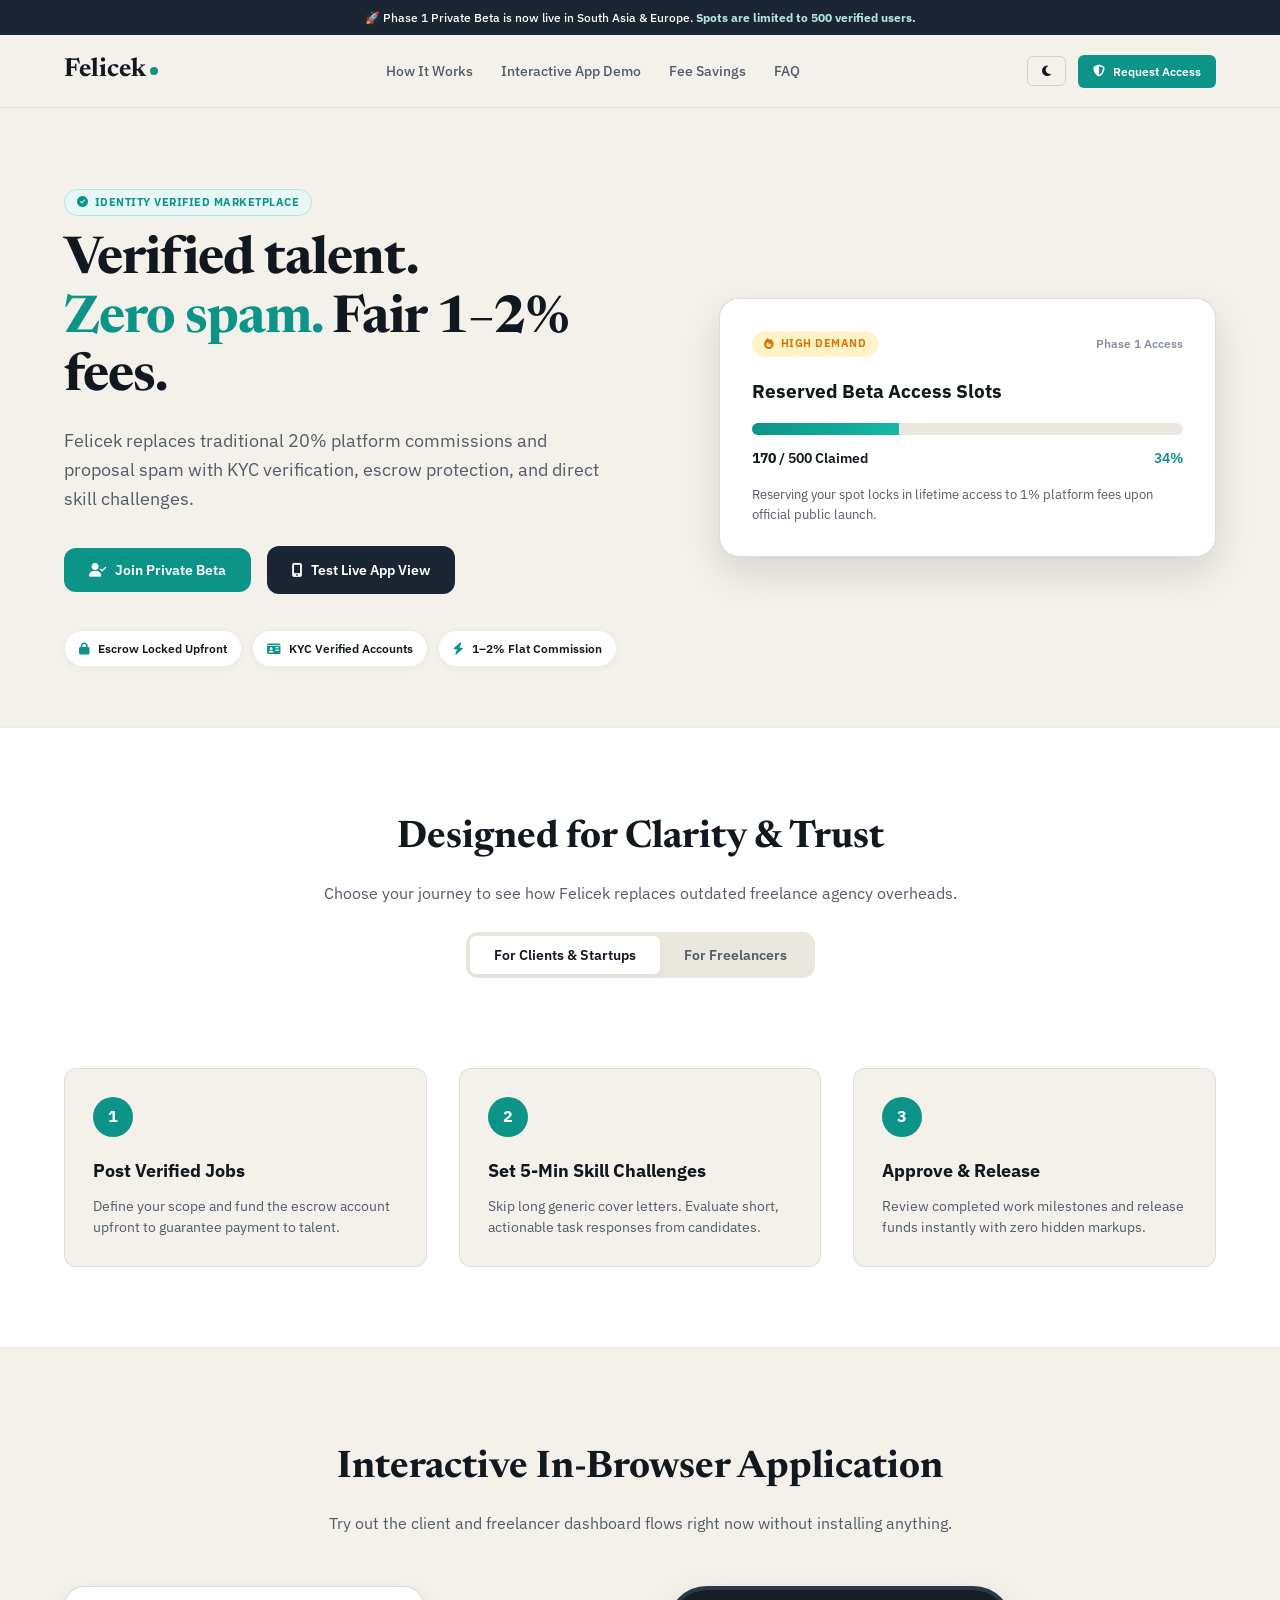
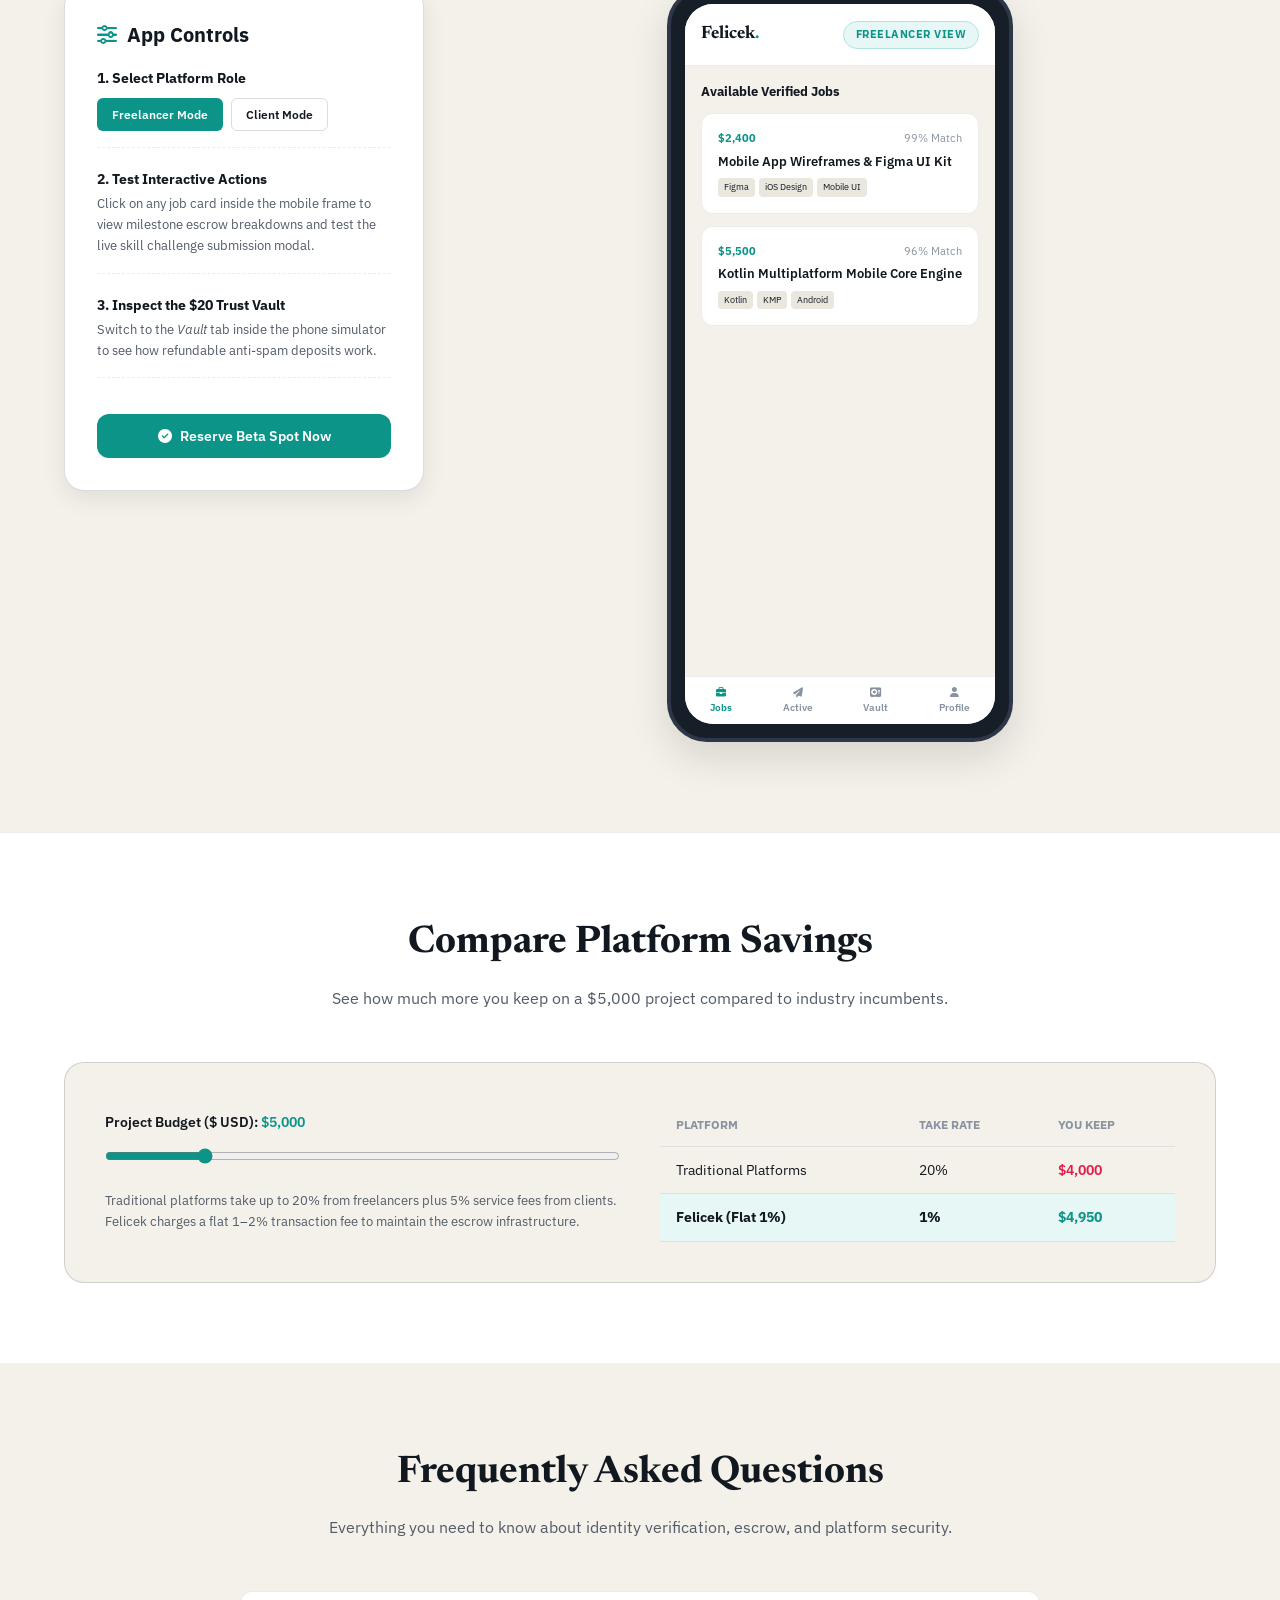
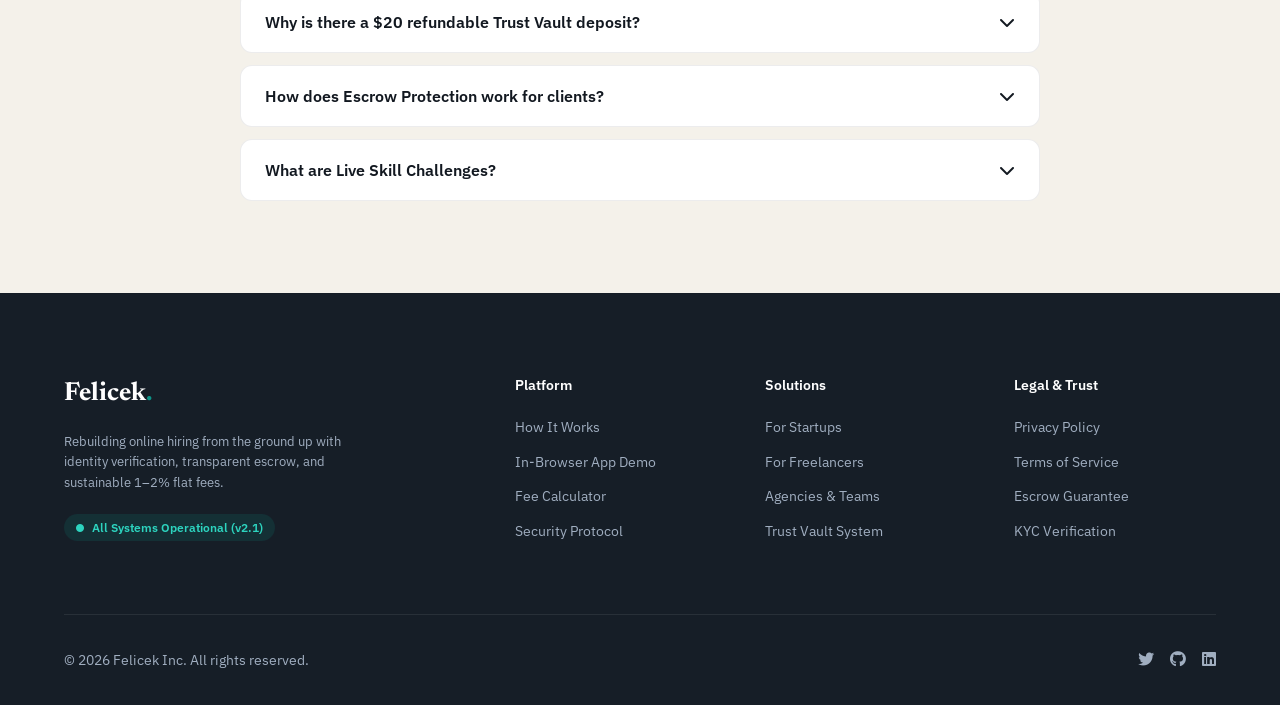
<file: app.html>
<!DOCTYPE html>
<html lang="en">
<head>
    <meta charset="UTF-8" />
    <meta name="viewport" content="width=device-width, initial-scale=1.0" />
    <title>Felicek — Verified Freelance & Hiring Platform</title>
    <!-- Fonts & Icons -->
    <link rel="preconnect" href="https://fonts.googleapis.com" />
    <link rel="preconnect" href="https://fonts.gstatic.com" crossorigin />
    <link href="https://fonts.googleapis.com/css2?family=IBM+Plex+Sans:wght@300;400;500;600;700&family=Newsreader:opsz,ital,wght@6..72,400;6..72,600;6..72,700&display=swap" rel="stylesheet" />
    <link rel="stylesheet" href="https://cdnjs.cloudflare.com/ajax/libs/font-awesome/6.5.0/css/all.min.css" />
  <!-- 🚀 সঠিক SVG Favicon লিঙ্ক -->
<link rel="icon" type="image/svg+xml" href="Felicek.svg?v=1" />
    <style>
        /* ==========================================================================
           1. DESIGN SYSTEM & CSS VARIABLES
           ========================================================================== */
        :root {
            --bg-page: #f4f1ea;
            --surface-card: #ffffff;
            --surface-subtle: #eae7df;
            --surface-dark: #161e27;
            --text-primary: #121820;
            --text-secondary: #525b68;
            --text-muted: #8892a0;
            --brand-teal: #0d9488;
            --brand-teal-hover: #0a736a;
            --brand-teal-light: #e6f7f5;
            --brand-teal-border: #b2e4df;
            --brand-navy: #1c2534;
            --brand-navy-hover: #2a364a;
            --accent-amber: #d97706;
            --accent-amber-light: #fef3c7;
            --border-subtle: rgba(18, 24, 32, 0.08);
            --border-medium: rgba(18, 24, 32, 0.15);
            --radius-sm: 6px;
            --radius-md: 12px;
            --radius-lg: 20px;
            --radius-full: 9999px;
            --shadow-sm: 0 2px 8px rgba(0, 0, 0, 0.04);
            --shadow-md: 0 8px 24px rgba(0, 0, 0, 0.08);
            --shadow-lg: 0 16px 40px rgba(0, 0, 0, 0.12);
            --font-sans: 'IBM Plex Sans', -apple-system, BlinkMacSystemFont, sans-serif;
            --font-serif: 'Newsreader', Georgia, serif;
            --transition-fast: 0.2s cubic-bezier(0.16, 1, 0.3, 1);
            --transition-smooth: 0.35s cubic-bezier(0.16, 1, 0.3, 1);
        }

        /* Dark Mode Override Support */
        body.dark-mode {
            --bg-page: #0f141c;
            --surface-card: #18202c;
            --surface-subtle: #222c3a;
            --text-primary: #f0f4f8;
            --text-secondary: #9cb0c6;
            --text-muted: #64788e;
            --border-subtle: rgba(255, 255, 255, 0.08);
            --border-medium: rgba(255, 255, 255, 0.16);
        }

        /* ==========================================================================
           2. BASE RESET & TYPOGRAPHY
           ========================================================================== */
        *, *::before, *::after {
            margin: 0;
            padding: 0;
            box-sizing: border-box;
        }

        html {
            scroll-behavior: smooth;
            font-size: 16px;
        }

        body {
            font-family: var(--font-sans);
            background-color: var(--bg-page);
            color: var(--text-primary);
            line-height: 1.6;
            -webkit-font-smoothing: antialiased;
            overflow-x: hidden;
        }

        a {
            color: inherit;
            text-decoration: none;
        }

        button, input, select, textarea {
            font-family: inherit;
            font-size: inherit;
            outline: none;
        }

        .container {
            max-width: 1200px;
            margin: 0 auto;
            padding: 0 24px;
        }

        /* Typography Helpers */
        .serif { font-family: var(--font-serif); }
        .text-teal { color: var(--brand-teal); }
        .text-muted { color: var(--text-muted); }
        .text-center { text-align: center; }

        /* ==========================================================================
           3. BUTTONS & UI COMPONENTS
           ========================================================================== */
        .btn {
            display: inline-flex;
            align-items: center;
            justify-content: center;
            gap: 8px;
            padding: 12px 24px;
            border-radius: var(--radius-md);
            font-weight: 600;
            font-size: 14px;
            border: 1px solid transparent;
            cursor: pointer;
            transition: all var(--transition-fast);
            white-space: nowrap;
        }

        .btn-teal {
            background-color: var(--brand-teal);
            color: #ffffff;
        }
        .btn-teal:hover {
            background-color: var(--brand-teal-hover);
            transform: translateY(-1px);
            box-shadow: var(--shadow-sm);
        }

        .btn-navy {
            background-color: var(--brand-navy);
            color: #ffffff;
        }
        .btn-navy:hover {
            background-color: var(--brand-navy-hover);
            transform: translateY(-1px);
            box-shadow: var(--shadow-sm);
        }

        .btn-outline {
            background-color: transparent;
            border-color: var(--border-medium);
            color: var(--text-primary);
        }
        .btn-outline:hover {
            background-color: var(--surface-card);
            border-color: var(--text-primary);
        }

        .btn-sm {
            padding: 8px 14px;
            font-size: 12px;
            border-radius: var(--radius-sm);
        }

        .badge {
            display: inline-flex;
            align-items: center;
            gap: 6px;
            padding: 4px 12px;
            border-radius: var(--radius-full);
            font-size: 11px;
            font-weight: 700;
            text-transform: uppercase;
            letter-spacing: 0.5px;
        }
        .badge-teal { background: var(--brand-teal-light); color: var(--brand-teal); border: 1px solid var(--brand-teal-border); }
        .badge-amber { background: var(--accent-amber-light); color: var(--accent-amber); }

        /* ==========================================================================
           4. TOP ANNOUNCEMENT BANNER & HEADER
           ========================================================================== */
        .top-banner {
            background: var(--brand-navy);
            color: #ffffff;
            font-size: 12px;
            padding: 8px 0;
            text-align: center;
            font-weight: 500;
        }
        .top-banner strong { color: var(--brand-teal-border); }

        .site-header {
            position: sticky;
            top: 0;
            z-index: 100;
            background: rgba(244, 241, 234, 0.92);
            backdrop-filter: blur(12px);
            border-bottom: 1px solid var(--border-subtle);
            transition: all var(--transition-fast);
        }
        body.dark-mode .site-header { background: rgba(15, 20, 28, 0.92); }

        .header-inner {
            display: flex;
            align-items: center;
            justify-content: space-between;
            height: 72px;
        }

        .logo {
            font-family: var(--font-serif);
            font-size: 26px;
            font-weight: 700;
            color: var(--text-primary);
            display: flex;
            align-items: center;
            gap: 4px;
        }
        .logo .dot {
            width: 8px;
            height: 8px;
            border-radius: 50%;
            background-color: var(--brand-teal);
        }

        .nav-links {
            display: flex;
            align-items: center;
            gap: 28px;
            list-style: none;
        }
        .nav-links a {
            font-size: 14px;
            font-weight: 500;
            color: var(--text-secondary);
            transition: color var(--transition-fast);
        }
        .nav-links a:hover {
            color: var(--text-primary);
        }

        .header-actions {
            display: flex;
            align-items: center;
            gap: 12px;
        }

        /* ==========================================================================
           5. HERO SECTION
           ========================================================================== */
        .hero {
            padding: 80px 0 60px;
            position: relative;
        }
        .hero-grid {
            display: grid;
            grid-template-columns: 1.1fr 0.9fr;
            gap: 48px;
            align-items: center;
        }

        .hero-title {
            font-family: var(--font-serif);
            font-size: 52px;
            line-height: 1.12;
            font-weight: 700;
            letter-spacing: -1px;
            margin-bottom: 20px;
        }
        .hero-subtitle {
            font-size: 18px;
            color: var(--text-secondary);
            line-height: 1.6;
            margin-bottom: 32px;
            max-width: 540px;
        }

        .hero-cta-group {
            display: flex;
            align-items: center;
            gap: 16px;
            margin-bottom: 36px;
            flex-wrap: wrap;
        }

        .feature-chips {
            display: flex;
            flex-wrap: wrap;
            gap: 10px;
        }
        .chip {
            background: var(--surface-card);
            border: 1px solid var(--border-subtle);
            padding: 8px 14px;
            border-radius: var(--radius-full);
            font-size: 12px;
            font-weight: 600;
            color: var(--text-primary);
            display: flex;
            align-items: center;
            gap: 8px;
            box-shadow: var(--shadow-sm);
        }
        .chip i { color: var(--brand-teal); }

        /* Beta Registration Tracker Card */
        .beta-card {
            background: var(--surface-card);
            border: 1px solid var(--border-medium);
            border-radius: var(--radius-lg);
            padding: 32px;
            box-shadow: var(--shadow-lg);
            position: relative;
        }
        .beta-card-header {
            display: flex;
            justify-content: space-between;
            align-items: center;
            margin-bottom: 20px;
        }
        .progress-bar-container {
            background: var(--surface-subtle);
            height: 12px;
            border-radius: var(--radius-full);
            overflow: hidden;
            margin: 16px 0 12px;
        }
        .progress-bar-fill {
            background: linear-gradient(90deg, var(--brand-teal), #14b8a6);
            height: 100%;
            width: 34%;
            transition: width 0.6s ease;
        }

        /* ==========================================================================
           6. EXPLAINER: HOW IT WORKS (CLIENT VS FREELANCER)
           ========================================================================== */
        .guide-section {
            padding: 80px 0;
            background: var(--surface-card);
            border-top: 1px solid var(--border-subtle);
            border-bottom: 1px solid var(--border-subtle);
        }

        .section-header {
            text-align: center;
            max-width: 680px;
            margin: 0 auto 50px;
        }
        .section-header h2 {
            font-family: var(--font-serif);
            font-size: 38px;
            margin-bottom: 12px;
        }
        .section-header p {
            color: var(--text-secondary);
            font-size: 16px;
        }

        .toggle-tabs {
            display: inline-flex;
            background: var(--surface-subtle);
            padding: 4px;
            border-radius: var(--radius-md);
            margin-bottom: 40px;
        }
        .toggle-tab-btn {
            padding: 10px 24px;
            border-radius: var(--radius-sm);
            border: none;
            background: transparent;
            font-weight: 600;
            font-size: 14px;
            color: var(--text-secondary);
            cursor: pointer;
            transition: all var(--transition-fast);
        }
        .toggle-tab-btn.active {
            background: var(--surface-card);
            color: var(--text-primary);
            box-shadow: var(--shadow-sm);
        }

        .steps-grid {
            display: grid;
            grid-template-columns: repeat(3, 1fr);
            gap: 32px;
        }
        .step-card {
            background: var(--bg-page);
            border: 1px solid var(--border-subtle);
            border-radius: var(--radius-md);
            padding: 28px;
            position: relative;
        }
        .step-card .num {
            width: 40px;
            height: 40px;
            border-radius: 50%;
            background: var(--brand-teal);
            color: #ffffff;
            font-weight: 700;
            display: flex;
            align-items: center;
            justify-content: center;
            margin-bottom: 20px;
        }
        .step-card h3 { font-size: 18px; margin-bottom: 10px; }
        .step-card p { font-size: 14px; color: var(--text-secondary); line-height: 1.5; }

        /* ==========================================================================
           7. INTERACTIVE APP SIMULATOR (THE EMBEDDED SPA DEMO)
           ========================================================================== */
        .demo-section {
            padding: 90px 0;
            background: var(--bg-page);
        }

        .demo-layout {
            display: grid;
            grid-template-columns: 360px 1fr;
            gap: 40px;
            align-items: start;
        }

        .demo-instructions {
            background: var(--surface-card);
            border: 1px solid var(--border-medium);
            border-radius: var(--radius-lg);
            padding: 32px;
            box-shadow: var(--shadow-md);
        }
        .demo-instructions h3 {
            font-size: 20px;
            margin-bottom: 16px;
            display: flex;
            align-items: center;
            gap: 10px;
        }

        .guide-step-item {
            margin-bottom: 20px;
            padding-bottom: 16px;
            border-bottom: 1px dashed var(--border-subtle);
        }
        .guide-step-item:last-child { border-bottom: none; }
        .guide-step-item strong { display: block; font-size: 14px; color: var(--text-primary); margin-bottom: 4px; }
        .guide-step-item p { font-size: 13px; color: var(--text-secondary); }

        /* Mobile Viewport Simulation Shell */
        .phone-shell {
            max-width: 420px;
            margin: 0 auto;
            background: var(--surface-dark);
            border-radius: 40px;
            padding: 14px;
            box-shadow: var(--shadow-lg);
            border: 4px solid #2d3748;
        }

        .phone-screen {
            background: var(--bg-page);
            border-radius: 28px;
            overflow: hidden;
            height: 720px;
            display: flex;
            flex-direction: column;
            position: relative;
            color: var(--text-primary);
        }

        .app-topbar {
            background: var(--surface-card);
            padding: 16px;
            border-bottom: 1px solid var(--border-subtle);
            display: flex;
            justify-content: space-between;
            align-items: center;
        }

        .app-body {
            flex: 1;
            padding: 16px;
            overflow-y: auto;
        }

        .app-nav {
            background: var(--surface-card);
            border-top: 1px solid var(--border-subtle);
            display: flex;
            justify-content: space-around;
            padding: 10px 0;
        }
        .app-nav-item {
            display: flex;
            flex-direction: column;
            align-items: center;
            gap: 4px;
            font-size: 10px;
            font-weight: 600;
            color: var(--text-muted);
            cursor: pointer;
            border: none;
            background: transparent;
        }
        .app-nav-item.active { color: var(--brand-teal); }

        .job-item-card {
            background: var(--surface-card);
            border: 1px solid var(--border-subtle);
            border-radius: var(--radius-md);
            padding: 16px;
            margin-bottom: 12px;
            cursor: pointer;
            transition: transform var(--transition-fast);
        }
        .job-item-card:hover { transform: translateY(-2px); border-color: var(--brand-teal); }

        /* ==========================================================================
           8. FEE SAVINGS CALCULATOR TABLE
           ========================================================================== */
        .calculator-section {
            padding: 80px 0;
            background: var(--surface-card);
            border-top: 1px solid var(--border-subtle);
        }

        .calc-box {
            background: var(--bg-page);
            border: 1px solid var(--border-medium);
            border-radius: var(--radius-lg);
            padding: 40px;
            display: grid;
            grid-template-columns: 1fr 1fr;
            gap: 40px;
            align-items: center;
        }

        .calc-input-group label {
            display: block;
            font-weight: 600;
            margin-bottom: 8px;
            font-size: 14px;
        }
        .calc-slider {
            width: 100%;
            height: 8px;
            border-radius: 4px;
            background: var(--border-medium);
            accent-color: var(--brand-teal);
            cursor: pointer;
        }

        .comparison-table {
            width: 100%;
            border-collapse: collapse;
            font-size: 14px;
        }
        .comparison-table th, .comparison-table td {
            padding: 12px 16px;
            text-align: left;
            border-bottom: 1px solid var(--border-subtle);
        }
        .comparison-table th { color: var(--text-muted); font-size: 12px; text-transform: uppercase; }

        /* ==========================================================================
           9. FAQ ACCORDION SECTION
           ========================================================================== */
        .faq-section {
            padding: 80px 0;
        }

        .faq-accordion {
            max-width: 800px;
            margin: 0 auto;
        }
        .faq-item {
            background: var(--surface-card);
            border: 1px solid var(--border-subtle);
            border-radius: var(--radius-md);
            margin-bottom: 12px;
            overflow: hidden;
        }
        .faq-question {
            width: 100%;
            padding: 20px 24px;
            text-align: left;
            background: transparent;
            border: none;
            font-size: 16px;
            font-weight: 600;
            color: var(--text-primary);
            display: flex;
            justify-content: space-between;
            align-items: center;
            cursor: pointer;
        }
        .faq-answer {
            padding: 0 24px 20px;
            color: var(--text-secondary);
            font-size: 14px;
            line-height: 1.6;
            display: none;
        }
        .faq-item.open .faq-answer { display: block; }
        .faq-item.open .faq-question i { transform: rotate(180deg); }

        /* ==========================================================================
           10. SITE FOOTER
           ========================================================================== */
        .site-footer {
            background: var(--surface-dark);
            color: #a0aec0;
            padding: 80px 0 32px;
            font-size: 14px;
            border-top: 1px solid var(--border-subtle);
        }
        .footer-grid {
            display: grid;
            grid-template-columns: 2fr repeat(3, 1fr);
            gap: 48px;
            margin-bottom: 60px;
        }
        .footer-logo {
            font-family: var(--font-serif);
            color: #ffffff;
            font-size: 26px;
            font-weight: 700;
            margin-bottom: 16px;
            display: inline-block;
        }
        .footer-col h4 {
            color: #ffffff;
            font-size: 14px;
            font-weight: 600;
            margin-bottom: 20px;
        }
        .footer-links {
            list-style: none;
        }
        .footer-links li {
            margin-bottom: 12px;
        }
        .footer-links a {
            color: #a0aec0;
            transition: color var(--transition-fast);
        }
        .footer-links a:hover {
            color: #ffffff;
        }

        .footer-bottom {
            border-top: 1px solid rgba(255, 255, 255, 0.08);
            padding-top: 32px;
            display: flex;
            justify-content: space-between;
            align-items: center;
            flex-wrap: wrap;
            gap: 16px;
        }
        .status-pill {
            display: inline-flex;
            align-items: center;
            gap: 8px;
            background: rgba(13, 148, 136, 0.15);
            color: #2dd4bf;
            padding: 4px 12px;
            border-radius: var(--radius-full);
            font-size: 12px;
            font-weight: 600;
        }

        /* ==========================================================================
           11. MODAL SYSTEM
           ========================================================================== */
        .modal-overlay {
            position: fixed;
            inset: 0;
            background: rgba(15, 20, 28, 0.6);
            backdrop-filter: blur(6px);
            z-index: 1000;
            display: none;
            align-items: center;
            justify-content: center;
            padding: 24px;
        }
        .modal-overlay.active { display: flex; animation: modalFadeIn 0.25s ease; }

        .modal-box {
            background: var(--surface-card);
            border-radius: var(--radius-lg);
            max-width: 480px;
            width: 100%;
            padding: 36px;
            position: relative;
            box-shadow: var(--shadow-lg);
            border: 1px solid var(--border-medium);
        }
        .modal-close {
            position: absolute;
            top: 20px;
            right: 20px;
            background: transparent;
            border: none;
            font-size: 20px;
            cursor: pointer;
            color: var(--text-muted);
        }

        .form-group {
            margin-bottom: 18px;
        }
        .form-group label {
            display: block;
            font-size: 12px;
            font-weight: 700;
            text-transform: uppercase;
            letter-spacing: 0.5px;
            margin-bottom: 6px;
            color: var(--text-secondary);
        }
        .form-control {
            width: 100%;
            padding: 12px 14px;
            border: 1px solid var(--border-medium);
            border-radius: var(--radius-md);
            background: var(--bg-page);
            color: var(--text-primary);
            transition: border-color var(--transition-fast);
        }
        .form-control:focus {
            border-color: var(--brand-teal);
            background: var(--surface-card);
        }

        @keyframes modalFadeIn {
            from { opacity: 0; transform: scale(0.96); }
            to { opacity: 1; transform: scale(1); }
        }

        /* Responsive Breakpoints */
        @media (max-width: 992px) {
            .hero-grid, .demo-layout, .calc-box, .steps-grid, .footer-grid {
                grid-template-columns: 1fr;
            }
            .nav-links { display: none; }
            .hero-title { font-size: 38px; }
        }
    </style>
</head>
<body>

    <!-- TOP ANNOUNCEMENT BANNER -->
    <div class="top-banner">
        🚀 Phase 1 Private Beta is now live in South Asia & Europe. <strong>Spots are limited to 500 verified users.</strong>
    </div>

    <!-- MAIN HEADER -->
    <header class="site-header">
        <div class="container header-inner">
            <a href="#" class="logo">Felicek<span class="dot"></span></a>
            
            <ul class="nav-links">
                <li><a href="#how-it-works">How It Works</a></li>
                <li><a href="#demo">Interactive App Demo</a></li>
                <li><a href="#calculator">Fee Savings</a></li>
                <li><a href="#faq">FAQ</a></li>
            </ul>

            <div class="header-actions">
                <button class="btn btn-outline btn-sm" id="themeToggleBtn"><i class="fas fa-moon"></i></button>
                <button class="btn btn-teal btn-sm" id="headerAccessBtn"><i class="fas fa-shield-alt"></i> Request Access</button>
            </div>
        </div>
    </header>

    <!-- HERO SECTION -->
    <section class="hero">
        <div class="container hero-grid">
            <div>
                <span class="badge badge-teal" style="margin-bottom: 16px;"><i class="fas fa-check-circle"></i> Identity Verified Marketplace</span>
                <h1 class="hero-title">Verified talent.<br /><span class="text-teal">Zero spam.</span> Fair 1–2% fees.</h1>
                <p class="hero-subtitle">
                    Felicek replaces traditional 20% platform commissions and proposal spam with KYC verification, escrow protection, and direct skill challenges.
                </p>

                <div class="hero-cta-group">
                    <button class="btn btn-teal" id="heroRegisterBtn"><i class="fas fa-user-check"></i> Join Private Beta</button>
                    <a href="#demo" class="btn btn-navy"><i class="fas fa-mobile-alt"></i> Test Live App View</a>
                </div>

                <div class="feature-chips">
                    <div class="chip"><i class="fas fa-lock"></i> Escrow Locked Upfront</div>
                    <div class="chip"><i class="fas fa-id-card"></i> KYC Verified Accounts</div>
                    <div class="chip"><i class="fas fa-bolt"></i> 1–2% Flat Commission</div>
                </div>
            </div>

            <!-- Beta Spot Reservation Tracker Box -->
            <div class="beta-card">
                <div class="beta-card-header">
                    <span class="badge badge-amber"><i class="fas fa-fire"></i> High Demand</span>
                    <span style="font-size: 12px; font-weight: 600; color: var(--text-muted);">Phase 1 Access</span>
                </div>
                <h3>Reserved Beta Access Slots</h3>
                <div class="progress-bar-container">
                    <div class="progress-bar-fill" id="betaProgressFill"></div>
                </div>
                <div style="display: flex; justify-content: space-between; font-size: 14px; font-weight: 600;">
                    <span><strong id="slotCounterText">170</strong> / 500 Claimed</span>
                    <span class="text-teal" id="slotPercentageText">34%</span>
                </div>
                <p style="font-size: 13px; color: var(--text-secondary); margin-top: 16px; line-height: 1.5;">
                    Reserving your spot locks in lifetime access to 1% platform fees upon official public launch.
                </p>
            </div>
        </div>
    </section>

    <!-- GUIDED WALKTHROUGH SECTION -->
    <section class="guide-section" id="how-it-works">
        <div class="container">
            <div class="section-header">
                <h2>Designed for Clarity & Trust</h2>
                <p>Choose your journey to see how Felicek replaces outdated freelance agency overheads.</p>
                <br />
                <div class="toggle-tabs">
                    <button class="toggle-tab-btn active" id="tabClientBtn">For Clients & Startups</button>
                    <button class="toggle-tab-btn" id="tabFreelancerBtn">For Freelancers</button>
                </div>
            </div>

            <!-- Dynamic Steps Container -->
            <div class="steps-grid" id="stepsGridContainer">
                <!-- Javascript populates step cards based on active tab -->
            </div>
        </div>
    </section>

    <!-- INTERACTIVE APP SIMULATOR SECTION -->
    <section class="demo-section" id="demo">
        <div class="container">
            <div class="section-header">
                <h2>Interactive In-Browser Application</h2>
                <p>Try out the client and freelancer dashboard flows right now without installing anything.</p>
            </div>

            <div class="demo-layout">
                <!-- Guided Navigation Panel -->
                <div class="demo-instructions">
                    <h3><i class="fas fa-sliders-h text-teal"></i> App Controls</h3>
                    
                    <div class="guide-step-item">
                        <strong>1. Select Platform Role</strong>
                        <div style="display: flex; gap: 8px; margin-top: 8px;">
                            <button class="btn btn-sm btn-teal" id="simRoleFreelancer">Freelancer Mode</button>
                            <button class="btn btn-sm btn-outline" id="simRoleClient">Client Mode</button>
                        </div>
                    </div>

                    <div class="guide-step-item">
                        <strong>2. Test Interactive Actions</strong>
                        <p>Click on any job card inside the mobile frame to view milestone escrow breakdowns and test the live skill challenge submission modal.</p>
                    </div>

                    <div class="guide-step-item">
                        <strong>3. Inspect the $20 Trust Vault</strong>
                        <p>Switch to the <em>Vault</em> tab inside the phone simulator to see how refundable anti-spam deposits work.</p>
                    </div>

                    <button class="btn btn-teal btn-block" id="demoClaimAccessBtn" style="width: 100%; margin-top: 16px;">
                        <i class="fas fa-check-circle"></i> Reserve Beta Spot Now
                    </button>
                </div>

                <!-- Phone Viewport Screen -->
                <div class="phone-shell">
                    <div class="phone-screen">
                        <!-- App Topbar -->
                        <div class="app-topbar">
                            <span class="serif" style="font-weight: 700; font-size: 18px;">Felicek<span style="color: var(--brand-teal);">.</span></span>
                            <span class="badge badge-teal" id="simRoleBadge">Freelancer</span>
                        </div>

                        <!-- Dynamic App Screen Body -->
                        <div class="app-body" id="appBodyContent">
                            <!-- Populated via JavaScript SPA State engine -->
                        </div>

                        <!-- App Bottom Navigation Bar -->
                        <div class="app-nav">
                            <button class="app-nav-item active" data-apptab="jobs">
                                <i class="fas fa-briefcase"></i> Jobs
                            </button>
                            <button class="app-nav-item" data-apptab="proposals">
                                <i class="fas fa-paper-plane"></i> Active
                            </button>
                            <button class="app-nav-item" data-apptab="vault">
                                <i class="fas fa-vault"></i> Vault
                            </button>
                            <button class="app-nav-item" data-apptab="profile">
                                <i class="fas fa-user"></i> Profile
                            </button>
                        </div>
                    </div>
                </div>
            </div>
        </div>
    </section>

    <!-- CALCULATOR & COMPARISON SECTION -->
    <section class="calculator-section" id="calculator">
        <div class="container">
            <div class="section-header">
                <h2>Compare Platform Savings</h2>
                <p>See how much more you keep on a $5,000 project compared to industry incumbents.</p>
            </div>

            <div class="calc-box">
                <div>
                    <div class="calc-input-group">
                        <label for="projectBudgetSlider">Project Budget ($ USD): <span id="budgetValueText" class="text-teal">$5,000</span></label>
                        <input type="range" id="projectBudgetSlider" class="calc-slider" min="500" max="25000" step="500" value="5000" />
                    </div>

                    <p style="font-size: 13px; color: var(--text-secondary); margin-top: 24px;">
                        Traditional platforms take up to 20% from freelancers plus 5% service fees from clients. Felicek charges a flat 1–2% transaction fee to maintain the escrow infrastructure.
                    </p>
                </div>

                <div>
                    <table class="comparison-table">
                        <thead>
                            <tr>
                                <th>Platform</th>
                                <th>Take Rate</th>
                                <th>You Keep</th>
                            </tr>
                        </thead>
                        <tbody>
                            <tr>
                                <td>Traditional Platforms</td>
                                <td>20%</td>
                                <td id="tradTakeText" style="color: #e11d48; font-weight: 600;">$4,000</td>
                            </tr>
                            <tr style="background: var(--brand-teal-light); font-weight: 700;">
                                <td>Felicek (Flat 1%)</td>
                                <td>1%</td>
                                <td id="felicekTakeText" class="text-teal">$4,950</td>
                            </tr>
                        </tbody>
                    </table>
                </div>
            </div>
        </div>
    </section>

    <!-- FAQ ACCORDION SECTION -->
    <section class="faq-section" id="faq">
        <div class="container">
            <div class="section-header">
                <h2>Frequently Asked Questions</h2>
                <p>Everything you need to know about identity verification, escrow, and platform security.</p>
            </div>

            <div class="faq-accordion">
                <div class="faq-item">
                    <button class="faq-question">
                        Why is there a $20 refundable Trust Vault deposit?
                        <i class="fas fa-chevron-down"></i>
                    </button>
                    <div class="faq-answer">
                        The $20 Trust Vault deposit acts as an anti-bot hurdle. It prevents automated spammers from mass-applying to thousands of jobs or posting fake job listings. The deposit remains 100% your money and is refundable upon request or after completing your first verified milestone.
                    </div>
                </div>

                <div class="faq-item">
                    <button class="faq-question">
                        How does Escrow Protection work for clients?
                        <i class="fas fa-chevron-down"></i>
                    </button>
                    <div class="faq-answer">
                        When a client hires a freelancer, project funds are deposited directly into a secure Smart Escrow vault. Funds are only released to the freelancer once the client reviews and approves the submitted milestone work.
                    </div>
                </div>

                <div class="faq-item">
                    <button class="faq-question">
                        What are Live Skill Challenges?
                        <i class="fas fa-chevron-down"></i>
                    </button>
                    <div class="faq-answer">
                        Instead of reading generic cover letters, clients set a brief 5-minute practical task (e.g., "Review this code snippet" or "Draft a headline"). Freelancers submit real proof of competency, eliminating low-effort AI copy-pasted proposals.
                    </div>
                </div>
            </div>
        </div>
    </section>

    <!-- REGISTRATION MODAL -->
    <div class="modal-overlay" id="registrationModal">
        <div class="modal-box">
            <button class="modal-close" id="closeModalBtn">&times;</button>
            
            <div id="modalStep1">
                <h3 style="font-size: 22px; margin-bottom: 8px;">Request Early Access</h3>
                <p style="font-size: 13px; color: var(--text-secondary); margin-bottom: 20px;">
                    Reserve your spot in the Phase 1 Private Beta and lock in lifetime 1% fee tiers.
                </p>

                <form id="betaAccessForm">
                    <div class="form-group">
                        <label>Full Name</label>
                        <input type="text" class="form-control" required id="formName" placeholder="e.g. Sadia Rahman" />
                    </div>
                    <div class="form-group">
                        <label>Email Address</label>
                        <input type="email" class="form-control" required id="formEmail" placeholder="sadia@example.com" />
                    </div>
                    <div class="form-group">
                        <label>Primary Account Role</label>
                        <select class="form-control" id="formRole">
                            <option value="freelancer">Freelancer / Developer / Designer</option>
                            <option value="client">Client / Employer / Startup</option>
                            <option value="agency">Agency Founder</option>
                        </select>
                    </div>
                    <button type="submit" class="btn btn-teal btn-block" style="width: 100%; margin-top: 10px;">
                        Complete Registration
                    </button>
                </form>
            </div>

            <div id="modalStep2" style="display: none; text-align: center;">
                <i class="fas fa-check-circle text-teal" style="font-size: 48px; margin-bottom: 16px;"></i>
                <h3>You're on the list!</h3>
                <p style="font-size: 14px; color: var(--text-secondary); margin: 12px 0 24px;">
                    Your invitation code and onboarding schedule have been reserved for <strong id="confirmedEmailText">your email</strong>.
                </p>
                <button class="btn btn-navy btn-block" id="finishModalBtn" style="width: 100%;">Done</button>
            </div>
        </div>
    </div>

    <!-- SITE FOOTER -->
    <footer class="site-footer">
        <div class="container">
            <div class="footer-grid">
                <div>
                    <a href="#" class="footer-logo">Felicek<span style="color: var(--brand-teal);">.</span></a>
                    <p style="font-size: 13px; line-height: 1.6; max-width: 300px; margin-bottom: 20px;">
                        Rebuilding online hiring from the ground up with identity verification, transparent escrow, and sustainable 1–2% flat fees.
                    </p>
                    <div class="status-pill">
                        <i class="fas fa-circle" style="font-size: 8px;"></i> All Systems Operational (v2.1)
                    </div>
                </div>

                <div class="footer-col">
                    <h4>Platform</h4>
                    <ul class="footer-links">
                        <li><a href="#how-it-works">How It Works</a></li>
                        <li><a href="#demo">In-Browser App Demo</a></li>
                        <li><a href="#calculator">Fee Calculator</a></li>
                        <li><a href="#">Security Protocol</a></li>
                    </ul>
                </div>

                <div class="footer-col">
                    <h4>Solutions</h4>
                    <ul class="footer-links">
                        <li><a href="#">For Startups</a></li>
                        <li><a href="#">For Freelancers</a></li>
                        <li><a href="#">Agencies & Teams</a></li>
                        <li><a href="#">Trust Vault System</a></li>
                    </ul>
                </div>

                <div class="footer-col">
                    <h4>Legal & Trust</h4>
                    <ul class="footer-links">
                        <li><a href="#">Privacy Policy</a></li>
                        <li><a href="#">Terms of Service</a></li>
                        <li><a href="#">Escrow Guarantee</a></li>
                        <li><a href="#">KYC Verification</a></li>
                    </ul>
                </div>
            </div>

            <div class="footer-bottom">
                <div>&copy; 2026 Felicek Inc. All rights reserved.</div>
                <div style="display: flex; gap: 16px; font-size: 16px;">
                    <a href="#"><i class="fab fa-twitter"></i></a>
                    <a href="#"><i class="fab fa-github"></i></a>
                    <a href="#"><i class="fab fa-linkedin"></i></a>
                </div>
            </div>
        </div>
    </footer>

    <!-- JavaScript Application Logic -->
    <script>
        (function() {
            'use strict';

            /* ==========================================================================
               1. STATE MANAGEMENT
               ========================================================================== */
            let state = {
                theme: 'light',
                betaSlotsClaimed: parseInt(localStorage.getItem('felicek_slots_claimed')) || 170,
                activeGuideTab: 'client',
                simRole: 'freelancer', // 'freelancer' or 'client'
                simAppTab: 'jobs', // 'jobs', 'proposals', 'vault', 'profile'
                selectedJobId: null,
                jobs: [
                    {
                        id: 1,
                        title: 'Mobile App Wireframes & Figma UI Kit',
                        client: 'Aura Fintech (Verified)',
                        budget: '$2,400',
                        escrowStatus: '100% Funded',
                        trustScore: '99% Match',
                        challengePrompt: 'Design a single iOS bottom sheet modal for card security settings in Figma.',
                        skills: ['Figma', 'iOS Design', 'Mobile UI']
                    },
                    {
                        id: 2,
                        title: 'Kotlin Multiplatform Mobile Core Engine',
                        client: 'Logix Supply Chains',
                        budget: '$5,500',
                        escrowStatus: '100% Funded',
                        trustScore: '96% Match',
                        challengePrompt: 'Review our state-machine interface file and output an optimized data class.',
                        skills: ['Kotlin', 'KMP', 'Android']
                    }
                ]
            };

            /* ==========================================================================
               2. DOM ELEMENTS
               ========================================================================== */
            const themeToggleBtn = document.getElementById('themeToggleBtn');
            const betaProgressFill = document.getElementById('betaProgressFill');
            const slotCounterText = document.getElementById('slotCounterText');
            const slotPercentageText = document.getElementById('slotPercentageText');
            
            const tabClientBtn = document.getElementById('tabClientBtn');
            const tabFreelancerBtn = document.getElementById('tabFreelancerBtn');
            const stepsGridContainer = document.getElementById('stepsGridContainer');

            const simRoleFreelancer = document.getElementById('simRoleFreelancer');
            const simRoleClient = document.getElementById('simRoleClient');
            const simRoleBadge = document.getElementById('simRoleBadge');
            const appBodyContent = document.getElementById('appBodyContent');

            const projectBudgetSlider = document.getElementById('projectBudgetSlider');
            const budgetValueText = document.getElementById('budgetValueText');
            const tradTakeText = document.getElementById('tradTakeText');
            const felicekTakeText = document.getElementById('felicekTakeText');

            const registrationModal = document.getElementById('registrationModal');
            const closeModalBtn = document.getElementById('closeModalBtn');
            const headerAccessBtn = document.getElementById('headerAccessBtn');
            const heroRegisterBtn = document.getElementById('heroRegisterBtn');
            const demoClaimAccessBtn = document.getElementById('demoClaimAccessBtn');
            const betaAccessForm = document.getElementById('betaAccessForm');
            const modalStep1 = document.getElementById('modalStep1');
            const modalStep2 = document.getElementById('modalStep2');
            const confirmedEmailText = document.getElementById('confirmedEmailText');
            const finishModalBtn = document.getElementById('finishModalBtn');

            /* ==========================================================================
               3. BETA PROGRESS TRACKER UPDATE
               ========================================================================== */
            function updateBetaTracker() {
                slotCounterText.textContent = state.betaSlotsClaimed;
                const pct = Math.min(Math.round((state.betaSlotsClaimed / 500) * 100), 100);
                betaProgressFill.style.width = pct + '%';
                slotPercentageText.textContent = pct + '%';
            }

            /* ==========================================================================
               4. WALKTHROUGH TAB SYSTEM
               ========================================================================== */
            const clientStepsData = [
                { num: 1, title: 'Post Verified Jobs', desc: 'Define your scope and fund the escrow account upfront to guarantee payment to talent.' },
                { num: 2, title: 'Set 5-Min Skill Challenges', desc: 'Skip long generic cover letters. Evaluate short, actionable task responses from candidates.' },
                { num: 3, title: 'Approve & Release', desc: 'Review completed work milestones and release funds instantly with zero hidden markups.' }
            ];

            const freelancerStepsData = [
                { num: 1, title: 'Verify Identity & Vault', desc: 'Complete quick NID/Passport verification to join the spam-free pool of specialists.' },
                { num: 2, title: 'Complete Skill Challenges', desc: 'Show off your actual craft directly instead of spending money buying proposal connects.' },
                { num: 3, title: 'Keep 98–99% Earnings', desc: 'Withdraw earnings with industry-lowest 1–2% flat transaction fees.' }
            ];

            function renderWalkthroughSteps() {
                const data = state.activeGuideTab === 'client' ? clientStepsData : freelancerStepsData;
                stepsGridContainer.innerHTML = data.map(s => `
                    <div class="step-card">
                        <div class="num">${s.num}</div>
                        <h3>${s.title}</h3>
                        <p>${s.desc}</p>
                    </div>
                `).join('');
            }

            tabClientBtn.addEventListener('click', () => {
                state.activeGuideTab = 'client';
                tabClientBtn.classList.add('active');
                tabFreelancerBtn.classList.remove('active');
                renderWalkthroughSteps();
            });

            tabFreelancerBtn.addEventListener('click', () => {
                state.activeGuideTab = 'freelancer';
                tabFreelancerBtn.classList.add('active');
                tabClientBtn.classList.remove('active');
                renderWalkthroughSteps();
            });

            /* ==========================================================================
               5. SPA APP SIMULATOR ENGINE
               ========================================================================== */
            function renderSimulator() {
                simRoleBadge.textContent = state.simRole === 'freelancer' ? 'Freelancer View' : 'Client View';
                
                if (state.selectedJobId !== null) {
                    const job = state.jobs.find(j => j.id === state.selectedJobId);
                    appBodyContent.innerHTML = `
                        <div>
                            <button class="btn btn-outline btn-sm" id="simBackBtn" style="margin-bottom: 12px;">
                                <i class="fas fa-arrow-left"></i> Back to Jobs
                            </button>
                            <h4 style="font-size: 16px; margin-bottom: 4px;">${job.title}</h4>
                            <div style="font-size: 12px; color: var(--text-muted); margin-bottom: 12px;">${job.client}</div>
                            
                            <div style="background: var(--surface-card); padding: 12px; border-radius: 8px; border: 1px solid var(--border-subtle); margin-bottom: 12px;">
                                <div style="font-size: 12px; font-weight: 700;">Milestone Escrow: <span class="text-teal">${job.budget}</span></div>
                                <div style="font-size: 11px; color: var(--text-secondary); margin-top: 2px;">Status: ${job.escrowStatus}</div>
                            </div>

                            <div style="background: var(--brand-teal-light); padding: 12px; border-radius: 8px; font-size: 12px; margin-bottom: 16px;">
                                <strong>Skill Challenge Prompt:</strong>
                                <p style="margin-top: 4px; color: var(--text-secondary);">${job.challengePrompt}</p>
                            </div>

                            <button class="btn btn-teal btn-sm" style="width: 100%;" onclick="alert('Demo Action: Challenge submission modal triggered!')">
                                <i class="fas fa-paper-plane"></i> Submit Challenge Response
                            </button>
                        </div>
                    `;
                    document.getElementById('simBackBtn').addEventListener('click', () => {
                        state.selectedJobId = null;
                        renderSimulator();
                    });
                    return;
                }

                if (state.simAppTab === 'jobs') {
                    appBodyContent.innerHTML = `
                        <div style="font-size: 13px; font-weight: 700; margin-bottom: 10px;">Available Verified Jobs</div>
                        ${state.jobs.map(j => `
                            <div class="job-item-card" data-id="${j.id}">
                                <div style="display:flex; justify-content:space-between; font-size:11px; margin-bottom:4px;">
                                    <span class="text-teal" style="font-weight:700;">${j.budget}</span>
                                    <span style="color:var(--text-muted);">${j.trustScore}</span>
                                </div>
                                <div style="font-size:13px; font-weight:600; margin-bottom:6px;">${j.title}</div>
                                <div style="display:flex; gap:4px;">
                                    ${j.skills.map(sk => `<span style="font-size:9px; background:var(--surface-subtle); padding:2px 6px; border-radius:4px;">${sk}</span>`).join('')}
                                </div>
                            </div>
                        `).join('')}
                    `;

                    document.querySelectorAll('.job-item-card').forEach(card => {
                        card.addEventListener('click', function() {
                            state.selectedJobId = parseInt(this.dataset.id);
                            renderSimulator();
                        });
                    });
                } else if (state.simAppTab === 'vault') {
                    appBodyContent.innerHTML = `
                        <div style="text-align:center; padding: 20px 10px;">
                            <i class="fas fa-vault text-teal" style="font-size: 36px; margin-bottom: 12px;"></i>
                            <h4 style="font-size: 15px;">Refundable Trust Vault</h4>
                            <div style="font-size: 24px; font-weight: 700; margin: 8px 0;" class="text-teal">$20.00 USD</div>
                            <p style="font-size: 11px; color: var(--text-secondary);">
                                Deposit active. Your identity verification status is confirmed. This deposit guarantees zero spam posting.
                            </p>
                        </div>
                    `;
                } else {
                    appBodyContent.innerHTML = `
                        <div style="text-align:center; padding:30px 10px; color:var(--text-muted); font-size:12px;">
                            <i class="fas fa-info-circle" style="font-size:24px; margin-bottom:8px;"></i>
                            <br />Select "Jobs" or "Vault" to test live features.
                        </div>
                    `;
                }
            }

            simRoleFreelancer.addEventListener('click', () => {
                state.simRole = 'freelancer';
                simRoleFreelancer.className = 'btn btn-sm btn-teal';
                simRoleClient.className = 'btn btn-sm btn-outline';
                renderSimulator();
            });

            simRoleClient.addEventListener('click', () => {
                state.simRole = 'client';
                simRoleClient.className = 'btn btn-sm btn-teal';
                simRoleFreelancer.className = 'btn btn-sm btn-outline';
                renderSimulator();
            });

            document.querySelectorAll('.app-nav-item').forEach(item => {
                item.addEventListener('click', function() {
                    document.querySelectorAll('.app-nav-item').forEach(i => i.classList.remove('active'));
                    this.classList.add('active');
                    state.simAppTab = this.dataset.apptab;
                    state.selectedJobId = null;
                    renderSimulator();
                });
            });

            /* ==========================================================================
               6. FEE SAVINGS CALCULATOR
               ========================================================================== */
            function updateCalculator() {
                const val = parseInt(projectBudgetSlider.value);
                budgetValueText.textContent = '$' + val.toLocaleString();
                
                const traditionalAmt = Math.round(val * 0.80);
                const felicekAmt = Math.round(val * 0.99);

                tradTakeText.textContent = '$' + traditionalAmt.toLocaleString();
                felicekTakeText.textContent = '$' + felicekAmt.toLocaleString();
            }

            projectBudgetSlider.addEventListener('input', updateCalculator);

            /* ==========================================================================
               7. FAQ ACCORDIONS
               ========================================================================== */
            document.querySelectorAll('.faq-question').forEach(btn => {
                btn.addEventListener('click', function() {
                    const item = this.parentElement;
                    item.classList.toggle('open');
                });
            });

            /* ==========================================================================
               8. MODAL & FORM LOGIC
               ========================================================================== */
            function openModal() { registrationModal.classList.add('active'); }
            function closeModal() { registrationModal.classList.remove('active'); }

            headerAccessBtn.addEventListener('click', openModal);
            heroRegisterBtn.addEventListener('click', openModal);
            demoClaimAccessBtn.addEventListener('click', openModal);
            closeModalBtn.addEventListener('click', closeModal);

            betaAccessForm.addEventListener('submit', function(e) {
                e.preventDefault();
                const email = document.getElementById('formEmail').value;
                confirmedEmailText.textContent = email;

                state.betaSlotsClaimed += 1;
                localStorage.setItem('felicek_slots_claimed', state.betaSlotsClaimed);
                updateBetaTracker();

                modalStep1.style.display = 'none';
                modalStep2.style.display = 'block';
            });

            finishModalBtn.addEventListener('click', function() {
                closeModal();
                modalStep1.style.display = 'block';
                modalStep2.style.display = 'none';
                betaAccessForm.reset();
            });

            /* ==========================================================================
               9. THEME TOGGLE
               ========================================================================== */
            themeToggleBtn.addEventListener('click', function() {
                document.body.classList.toggle('dark-mode');
                const isDark = document.body.classList.contains('dark-mode');
                themeToggleBtn.innerHTML = isDark ? '<i class="fas fa-sun"></i>' : '<i class="fas fa-moon"></i>';
            });

            /* ==========================================================================
               10. INITIALIZATION
               ========================================================================== */
            updateBetaTracker();
            renderWalkthroughSteps();
            renderSimulator();
            updateCalculator();

        })();
    </script>
</body>
</html>
</file>
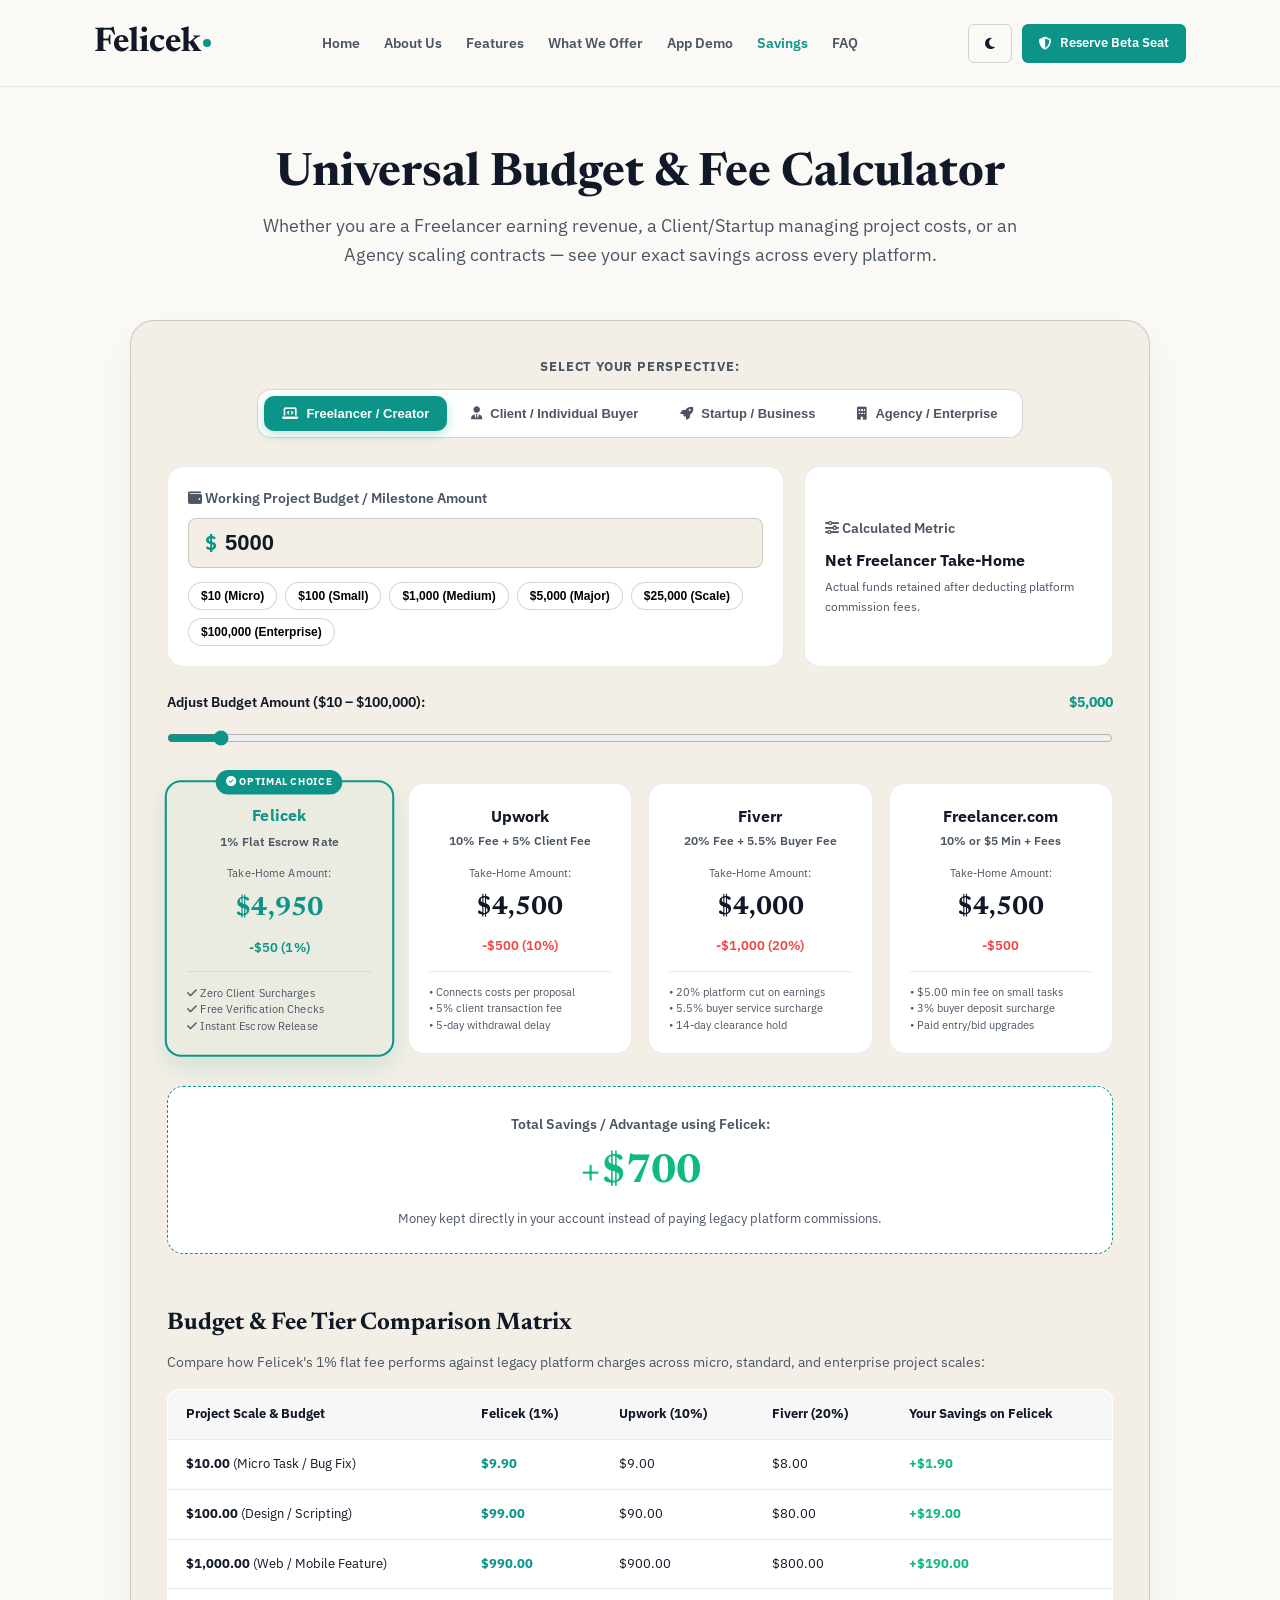
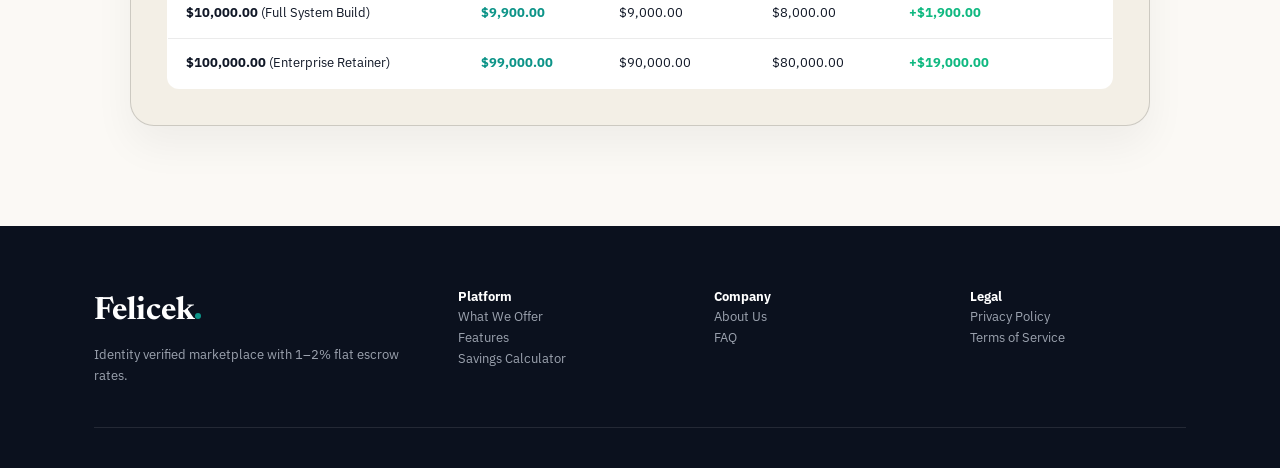
<file: calculator.html>
<!DOCTYPE html>
<html lang="en">
<head>
    <meta charset="UTF-8" />
    <meta name="viewport" content="width=device-width, initial-scale=1.0" />
    <title>Universal Savings & Cost Calculator — Felicek</title>

    <!-- Typography & Icons -->
    <link rel="preconnect" href="https://fonts.googleapis.com" />
    <link rel="preconnect" href="https://fonts.gstatic.com" crossorigin />
    <link href="https://fonts.googleapis.com/css2?family=IBM+Plex+Sans:wght@400;500;600;700&family=Newsreader:opsz,wght@6..72,600;700&display=swap" rel="stylesheet" />
    <link rel="stylesheet" href="https://cdnjs.cloudflare.com/ajax/libs/font-awesome/6.5.0/css/all.min.css" />

    <style>
        :root {
            --bg-light: #fbf9f5;
            --bg-card: #f3efe6;
            --bg-card-inner: #ffffff;
            --bg-dark-footer: #0b111e;
            --text-main: #111827;
            --text-muted: #4b5563;
            --text-footer: #9ca3af;
            --brand-teal: #0d9488;
            --brand-teal-bright: #00897b;
            --accent-green: #10b981;
            --accent-red: #ef4444;
            --border-light: rgba(0, 0, 0, 0.08);
            --border-strong: rgba(0, 0, 0, 0.16);
            --border-teal: rgba(13, 148, 136, 0.3);
            --font-serif: 'Newsreader', serif;
            --font-sans: 'IBM Plex Sans', -apple-system, sans-serif;
            --max-width: 1140px;
            --transition-smooth: all 0.25s cubic-bezier(0.16, 1, 0.3, 1);
        }

        body.dark-mode {
            --bg-light: #0f172a;
            --bg-card: #1e293b;
            --bg-card-inner: #0f172a;
            --text-main: #f8fafc;
            --text-muted: #94a3b8;
            --border-light: rgba(255, 255, 255, 0.1);
            --border-strong: rgba(255, 255, 255, 0.2);
        }

        *, *::before, *::after { box-sizing: border-box; margin: 0; padding: 0; }
        body { background-color: var(--bg-light); color: var(--text-main); font-family: var(--font-sans); line-height: 1.6; }
        a { color: inherit; text-decoration: none; }
        ul { list-style: none; }
        .container { max-width: var(--max-width); margin: 0 auto; padding: 0 24px; }

        .btn {
            display: inline-flex; align-items: center; justify-content: center; gap: 8px;
            padding: 10px 20px; border-radius: 8px; font-size: 14px; font-weight: 600;
            border: 1px solid transparent; cursor: pointer; transition: var(--transition-smooth);
        }
        .btn-sm { padding: 8px 16px; font-size: 13px; border-radius: 6px; }
        .btn-teal { background: var(--brand-teal); color: #ffffff; }
        .btn-teal:hover { background: var(--brand-teal-bright); }
        .btn-outline { background: transparent; border: 1px solid var(--border-strong); color: var(--text-main); }

        /* Header */
        header.site-header {
            position: sticky; top: 0; z-index: 100;
            background: var(--bg-light); border-bottom: 1px solid var(--border-light);
            padding: 16px 0;
        }
        .header-inner { display: flex; align-items: center; justify-content: space-between; }
        .logo { font-family: var(--font-serif); font-size: 34px; font-weight: 700; display: flex; align-items: center; }
        .logo .dot { width: 8px; height: 8px; background-color: var(--brand-teal); border-radius: 50%; display: inline-block; margin-left: 2px; }
        .nav-links { display: flex; gap: 24px; font-size: 14px; font-weight: 600; color: var(--text-muted); }
        .nav-links a:hover, .nav-links a.active { color: var(--brand-teal); }

        /* Banner */
        .page-banner { padding: 50px 0 20px 0; text-align: center; }
        .page-title { font-family: var(--font-serif); font-size: 46px; line-height: 1.1; margin: 12px 0; }
        .page-subtitle { font-size: 18px; color: var(--text-muted); max-width: 780px; margin: 0 auto; }

        /* Main Container */
        .calc-wrapper {
            max-width: 1020px;
            margin: 30px auto 100px auto;
            background: var(--bg-card);
            border: 1px solid var(--border-strong);
            border-radius: 24px;
            padding: 36px;
            box-shadow: 0 20px 40px rgba(0,0,0,0.05);
        }

        /* Role Switcher Tabs */
        .role-tabs-wrapper { margin-bottom: 28px; text-align: center; }
        .role-tabs-title { font-size: 13px; font-weight: 700; text-transform: uppercase; letter-spacing: 0.8px; color: var(--text-muted); margin-bottom: 12px; }
        .role-tabs {
            display: inline-flex;
            background: var(--bg-card-inner);
            padding: 6px;
            border-radius: 14px;
            border: 1px solid var(--border-strong);
            gap: 6px;
            flex-wrap: wrap;
            justify-content: center;
        }
        .role-tab {
            padding: 10px 18px;
            font-size: 13px;
            font-weight: 600;
            border-radius: 10px;
            border: none;
            background: transparent;
            color: var(--text-muted);
            cursor: pointer;
            transition: var(--transition-smooth);
            display: flex;
            align-items: center;
            gap: 8px;
        }
        .role-tab.active {
            background: var(--brand-teal);
            color: #ffffff;
            box-shadow: 0 4px 12px rgba(13, 148, 136, 0.25);
        }

        /* Controls Grid */
        .input-controls { display: grid; grid-template-columns: 2fr 1fr; gap: 20px; margin-bottom: 24px; }
        .control-box { background: var(--bg-card-inner); padding: 20px; border-radius: 16px; border: 1px solid var(--border-light); }
        .control-box label { font-size: 14px; font-weight: 600; color: var(--text-muted); display: block; margin-bottom: 8px; }
        
        .number-input-wrap { display: flex; align-items: center; gap: 8px; background: var(--bg-card); padding: 8px 16px; border-radius: 8px; border: 1px solid var(--border-strong); }
        .number-input-wrap span { font-weight: 700; font-size: 20px; color: var(--brand-teal); }
        .number-input-wrap input { width: 100%; border: none; background: transparent; font-size: 22px; font-weight: 700; color: var(--text-main); outline: none; }

        .preset-btns { display: flex; gap: 8px; flex-wrap: wrap; margin-top: 14px; }
        .preset-btn { background: var(--bg-card-inner); border: 1px solid var(--border-strong); padding: 6px 12px; border-radius: 20px; font-size: 12px; font-weight: 600; cursor: pointer; transition: var(--transition-smooth); }
        .preset-btn:hover { border-color: var(--brand-teal); color: var(--brand-teal); }

        .slider-group { margin: 24px 0 32px 0; }
        .slider-label { display: flex; justify-content: space-between; font-weight: 600; margin-bottom: 12px; font-size: 14px; }
        .range-slider {
            width: 100%; height: 10px; border-radius: 5px; background: var(--border-strong);
            outline: none; accent-color: var(--brand-teal); cursor: pointer;
        }

        /* Platform Grid */
        .platform-grid {
            display: grid;
            grid-template-columns: repeat(4, 1fr);
            gap: 16px;
            margin-top: 24px;
        }

        .platform-card {
            background: var(--bg-card-inner);
            border: 1px solid var(--border-light);
            border-radius: 16px;
            padding: 20px;
            text-align: center;
            position: relative;
            display: flex;
            flex-direction: column;
            justify-content: space-between;
        }

        .platform-card.felicek-card {
            border: 2px solid var(--brand-teal);
            background: rgba(13, 148, 136, 0.04);
            transform: scale(1.02);
            box-shadow: 0 10px 25px rgba(13, 148, 136, 0.15);
        }

        .platform-card .badge {
            position: absolute; top: -12px; left: 50%; transform: translateX(-50%);
            background: var(--brand-teal); color: #ffffff; font-size: 10px; font-weight: 700;
            padding: 4px 10px; border-radius: 12px; text-transform: uppercase; letter-spacing: 0.5px;
            white-space: nowrap;
        }

        .platform-name { font-weight: 700; font-size: 16px; margin-bottom: 2px; }
        .platform-fee-rate { font-size: 12px; color: var(--text-muted); font-weight: 600; margin-bottom: 14px; }
        
        .result-amount { font-family: var(--font-serif); font-size: 26px; font-weight: 700; margin: 6px 0; }
        .fee-amount { font-size: 13px; color: var(--accent-red); font-weight: 600; margin-bottom: 12px; }
        .felicek-card .fee-amount { color: var(--brand-teal); }

        .extra-costs { font-size: 11px; color: var(--text-muted); border-top: 1px solid var(--border-light); padding-top: 12px; text-align: left; line-height: 1.5; }

        /* Savings Hero Box */
        .savings-hero-box {
            margin-top: 32px;
            background: var(--bg-card-inner);
            border: 1px dashed var(--brand-teal);
            border-radius: 16px;
            padding: 24px;
            text-align: center;
        }
        .savings-number { font-family: var(--font-serif); font-size: 40px; font-weight: 700; color: var(--accent-green); margin-top: 4px; }

        /* Detailed Breakdown Table */
        .breakdown-section { margin-top: 50px; }
        .breakdown-table { width: 100%; border-collapse: collapse; margin-top: 16px; background: var(--bg-card-inner); border-radius: 12px; overflow: hidden; border: 1px solid var(--border-light); }
        .breakdown-table th, .breakdown-table td { padding: 14px 18px; text-align: left; font-size: 13px; border-bottom: 1px solid var(--border-light); }
        .breakdown-table th { background: rgba(0, 0, 0, 0.03); font-weight: 700; }

        /* Footer */
        footer.site-footer { background-color: var(--bg-dark-footer); color: #ffffff; padding: 60px 0 40px 0; }
        .footer-grid { display: grid; grid-template-columns: 1.5fr 1fr 1fr 1fr; gap: 40px; padding-bottom: 40px; border-bottom: 1px solid rgba(255,255,255,0.1); }
        .footer-logo { font-family: var(--font-serif); font-size: 32px; font-weight: 700; color: #ffffff; }
        .footer-logo .dot { width: 6px; height: 6px; background: var(--brand-teal); display: inline-block; border-radius: 50%; }

        @media (max-width: 900px) {
            .platform-grid { grid-template-columns: 1fr 1fr; }
            .input-controls { grid-template-columns: 1fr; }
            .calc-wrapper { padding: 20px; }
            .footer-grid { grid-template-columns: 1fr 1fr; }
            .nav-links { display: none; }
        }
        @media (max-width: 500px) {
            .platform-grid { grid-template-columns: 1fr; }
        }
    </style>
</head>
<body>

    <header class="site-header">
        <div class="container header-inner">
            <a href="index.html" class="logo">Felicek<span class="dot"></span></a>
            <ul class="nav-links">
                <li><a href="index.html">Home</a></li>
                <li><a href="about.html">About Us</a></li>
                <li><a href="features.html">Features</a></li>
                <li><a href="offer.html">What We Offer</a></li>
                <li><a href="demo.html">App Demo</a></li>
                <li><a href="calculator.html" class="active">Savings</a></li>
                <li><a href="faq.html">FAQ</a></li>
            </ul>
            <div style="display: flex; gap: 10px;">
                <button class="btn btn-outline btn-sm" id="themeToggleBtn"><i class="fas fa-moon"></i></button>
                <a href="index.html" class="btn btn-teal btn-sm"><i class="fas fa-shield-alt"></i> Reserve Beta Seat</a>
            </div>
        </div>
    </header>

    <section class="page-banner">
        <div class="container">
            <h1 class="page-title">Universal Budget & Fee Calculator</h1>
            <p class="page-subtitle">Whether you are a Freelancer earning revenue, a Client/Startup managing project costs, or an Agency scaling contracts — see your exact savings across every platform.</p>
        </div>
    </section>

    <div class="container">
        <div class="calc-wrapper">

            <!-- Perspective / Persona Switcher -->
            <div class="role-tabs-wrapper">
                <div class="role-tabs-title">Select Your Perspective:</div>
                <div class="role-tabs">
                    <button class="role-tab active" data-role="freelancer" onclick="switchRole('freelancer')">
                        <i class="fas fa-laptop-code"></i> Freelancer / Creator
                    </button>
                    <button class="role-tab" data-role="client" onclick="switchRole('client')">
                        <i class="fas fa-user-tie"></i> Client / Individual Buyer
                    </button>
                    <button class="role-tab" data-role="startup" onclick="switchRole('startup')">
                        <i class="fas fa-rocket"></i> Startup / Business
                    </button>
                    <button class="role-tab" data-role="agency" onclick="switchRole('agency')">
                        <i class="fas fa-building"></i> Agency / Enterprise
                    </button>
                </div>
            </div>

            <!-- Top Inputs -->
            <div class="input-controls">
                <div class="control-box">
                    <label for="budgetInput" id="inputLabel"><i class="fas fa-wallet text-teal"></i> Working Project Budget / Milestone Amount</label>
                    <div class="number-input-wrap">
                        <span>$</span>
                        <input type="number" id="budgetInput" min="10" max="100000" value="5000" step="10" />
                    </div>
                    <!-- Presets -->
                    <div class="preset-btns">
                        <button class="preset-btn" onclick="setBudget(10)">$10 (Micro)</button>
                        <button class="preset-btn" onclick="setBudget(100)">$100 (Small)</button>
                        <button class="preset-btn" onclick="setBudget(1000)">$1,000 (Medium)</button>
                        <button class="preset-btn" onclick="setBudget(5000)">$5,000 (Major)</button>
                        <button class="preset-btn" onclick="setBudget(25000)">$25,000 (Scale)</button>
                        <button class="preset-btn" onclick="setBudget(100000)">$100,000 (Enterprise)</button>
                    </div>
                </div>

                <div class="control-box" style="display: flex; flex-direction: column; justify-content: center;">
                    <label><i class="fas fa-sliders-h text-teal"></i> Calculated Metric</label>
                    <span style="font-weight: 700; font-size: 16px; color: var(--text-main);" id="metricTitle">Net Freelancer Take-Home</span>
                    <p style="font-size: 12px; color: var(--text-muted); margin-top: 4px;" id="metricDesc">Actual funds retained after deducting platform commission fees.</p>
                </div>
            </div>

            <!-- Interactive Slider -->
            <div class="slider-group">
                <div class="slider-label">
                    <span>Adjust Budget Amount ($10 – $100,000):</span>
                    <span id="sliderValDisplay" style="color: var(--brand-teal); font-weight: 700;">$5,000</span>
                </div>
                <input type="range" min="10" max="100000" step="10" value="5000" class="range-slider" id="budgetSlider" />
            </div>

            <!-- 4-Platform Multi-App Grid -->
            <div class="platform-grid">
                <!-- Felicek -->
                <div class="platform-card felicek-card">
                    <span class="badge"><i class="fas fa-check-circle"></i> Optimal Choice</span>
                    <div>
                        <div class="platform-name" style="color: var(--brand-teal);">Felicek</div>
                        <div class="platform-fee-rate" id="felicekRateLabel">1% Flat Escrow Rate</div>
                        <div style="font-size: 11px; color: var(--text-muted);" id="felicekCardHeader">Take-Home Amount:</div>
                        <div class="result-amount" id="felicekResult" style="color: var(--brand-teal);">$4,950.00</div>
                        <div class="fee-amount" id="felicekFee">-$50.00 Fee</div>
                    </div>
                    <div class="extra-costs" id="felicekExtra">
                        <i class="fas fa-check text-teal"></i> Zero Client Surcharges<br />
                        <i class="fas fa-check text-teal"></i> Free Verification Checks<br />
                        <i class="fas fa-check text-teal"></i> Instant Escrow Release
                    </div>
                </div>

                <!-- Upwork -->
                <div class="platform-card">
                    <div>
                        <div class="platform-name">Upwork</div>
                        <div class="platform-fee-rate" id="upworkRateLabel">10% Fee + 5% Client Fee</div>
                        <div style="font-size: 11px; color: var(--text-muted);" id="upworkCardHeader">Take-Home Amount:</div>
                        <div class="result-amount" id="upworkResult">$4,500.00</div>
                        <div class="fee-amount" id="upworkFee">-$500.00 Fee</div>
                    </div>
                    <div class="extra-costs" id="upworkExtra">
                        • Connects costs per proposal<br />
                        • 5% client transaction fee<br />
                        • 5-day withdrawal delay
                    </div>
                </div>

                <!-- Fiverr -->
                <div class="platform-card">
                    <div>
                        <div class="platform-name">Fiverr</div>
                        <div class="platform-fee-rate" id="fiverrRateLabel">20% Fee + 5.5% Buyer Fee</div>
                        <div style="font-size: 11px; color: var(--text-muted);" id="fiverrCardHeader">Take-Home Amount:</div>
                        <div class="result-amount" id="fiverrResult">$4,000.00</div>
                        <div class="fee-amount" id="fiverrFee">-$1,000.00 Fee</div>
                    </div>
                    <div class="extra-costs" id="fiverrExtra">
                        • 20% platform cut on earnings<br />
                        • 5.5% buyer service surcharge<br />
                        • 14-day clearance hold
                    </div>
                </div>

                <!-- Freelancer.com -->
                <div class="platform-card">
                    <div>
                        <div class="platform-name">Freelancer.com</div>
                        <div class="platform-fee-rate" id="freelancerRateLabel">10% or $5 Min + Fees</div>
                        <div style="font-size: 11px; color: var(--text-muted);" id="freelancerCardHeader">Take-Home Amount:</div>
                        <div class="result-amount" id="freelancerResult">$4,500.00</div>
                        <div class="fee-amount" id="freelancerFee">-$500.00 Fee</div>
                    </div>
                    <div class="extra-costs" id="freelancerExtra">
                        • $5.00 min fee on small tasks<br />
                        • 3% buyer deposit surcharge<br />
                        • Paid entry/bid upgrades
                    </div>
                </div>
            </div>

            <!-- Savings Hero Result -->
            <div class="savings-hero-box">
                <span style="font-size: 14px; font-weight: 600; color: var(--text-muted);" id="savingsHeroLabel">Total Savings / Advantage using Felicek:</span>
                <div class="savings-number" id="savingsHeroVal">+$700.00</div>
                <p style="font-size: 13px; color: var(--text-muted); margin-top: 4px;" id="savingsHeroDesc">Money kept directly in your account instead of paying legacy platform commissions.</p>
            </div>

            <!-- Comprehensive Tier Table -->
            <div class="breakdown-section">
                <h3 style="font-family: var(--font-serif); font-size: 24px; margin-bottom: 8px;">Budget & Fee Tier Comparison Matrix</h3>
                <p style="font-size: 14px; color: var(--text-muted);">Compare how Felicek's 1% flat fee performs against legacy platform charges across micro, standard, and enterprise project scales:</p>

                <table class="breakdown-table">
                    <thead>
                        <tr>
                            <th>Project Scale & Budget</th>
                            <th>Felicek (1%)</th>
                            <th>Upwork (10%)</th>
                            <th>Fiverr (20%)</th>
                            <th>Your Savings on Felicek</th>
                        </tr>
                    </thead>
                    <tbody>
                        <tr>
                            <td><strong>$10.00</strong> (Micro Task / Bug Fix)</td>
                            <td style="color: var(--brand-teal); font-weight: 700;">$9.90</td>
                            <td>$9.00</td>
                            <td>$8.00</td>
                            <td style="color: var(--accent-green); font-weight: 700;">+$1.90</td>
                        </tr>
                        <tr>
                            <td><strong>$100.00</strong> (Design / Scripting)</td>
                            <td style="color: var(--brand-teal); font-weight: 700;">$99.00</td>
                            <td>$90.00</td>
                            <td>$80.00</td>
                            <td style="color: var(--accent-green); font-weight: 700;">+$19.00</td>
                        </tr>
                        <tr>
                            <td><strong>$1,000.00</strong> (Web / Mobile Feature)</td>
                            <td style="color: var(--brand-teal); font-weight: 700;">$990.00</td>
                            <td>$900.00</td>
                            <td>$800.00</td>
                            <td style="color: var(--accent-green); font-weight: 700;">+$190.00</td>
                        </tr>
                        <tr>
                            <td><strong>$10,000.00</strong> (Full System Build)</td>
                            <td style="color: var(--brand-teal); font-weight: 700;">$9,900.00</td>
                            <td>$9,000.00</td>
                            <td>$8,000.00</td>
                            <td style="color: var(--accent-green); font-weight: 700;">+$1,900.00</td>
                        </tr>
                        <tr>
                            <td><strong>$100,000.00</strong> (Enterprise Retainer)</td>
                            <td style="color: var(--brand-teal); font-weight: 700;">$99,000.00</td>
                            <td>$90,000.00</td>
                            <td>$80,000.00</td>
                            <td style="color: var(--accent-green); font-weight: 700;">+$19,000.00</td>
                        </tr>
                    </tbody>
                </table>
            </div>

        </div>
    </div>

    <footer class="site-footer">
        <div class="container">
            <div class="footer-grid">
                <div>
                    <div class="footer-logo">Felicek<span class="dot"></span></div>
                    <p style="font-size: 13px; color: var(--text-footer); margin-top: 8px;">Identity verified marketplace with 1–2% flat escrow rates.</p>
                </div>
                <div>
                    <h5>Platform</h5>
                    <ul style="font-size: 13px; color: var(--text-footer);">
                        <li><a href="offer.html">What We Offer</a></li>
                        <li><a href="features.html">Features</a></li>
                        <li><a href="calculator.html">Savings Calculator</a></li>
                    </ul>
                </div>
                <div>
                    <h5>Company</h5>
                    <ul style="font-size: 13px; color: var(--text-footer);">
                        <li><a href="about.html">About Us</a></li>
                        <li><a href="faq.html">FAQ</a></li>
                    </ul>
                </div>
                <div>
                    <h5>Legal</h5>
                    <ul style="font-size: 13px; color: var(--text-footer);">
                        <li><a href="privacy.html">Privacy Policy</a></li>
                        <li><a href="terms.html">Terms of Service</a></li>
                    </ul>
                </div>
            </div>
        </div>
    </footer>

    <script>
        // Dark Mode Toggle
        document.getElementById('themeToggleBtn').addEventListener('click', () => {
            document.body.classList.toggle('dark-mode');
        });

        // Current Active Perspective State
        let currentRole = 'freelancer';

        // DOM Elements
        const budgetInput = document.getElementById('budgetInput');
        const budgetSlider = document.getElementById('budgetSlider');
        const sliderValDisplay = document.getElementById('sliderValDisplay');

        const metricTitle = document.getElementById('metricTitle');
        const metricDesc = document.getElementById('metricDesc');
        const inputLabel = document.getElementById('inputLabel');

        const felicekCardHeader = document.getElementById('felicekCardHeader');
        const upworkCardHeader = document.getElementById('upworkCardHeader');
        const fiverrCardHeader = document.getElementById('fiverrCardHeader');
        const freelancerCardHeader = document.getElementById('freelancerCardHeader');

        const felicekResult = document.getElementById('felicekResult');
        const felicekFee = document.getElementById('felicekFee');

        const upworkResult = document.getElementById('upworkResult');
        const upworkFee = document.getElementById('upworkFee');

        const fiverrResult = document.getElementById('fiverrResult');
        const fiverrFee = document.getElementById('fiverrFee');

        const freelancerResult = document.getElementById('freelancerResult');
        const freelancerFee = document.getElementById('freelancerFee');

        const savingsHeroVal = document.getElementById('savingsHeroVal');
        const savingsHeroLabel = document.getElementById('savingsHeroLabel');
        const savingsHeroDesc = document.getElementById('savingsHeroDesc');

        function formatUSD(val) {
            return '$' + Number(val.toFixed(2)).toLocaleString();
        }

        function switchRole(role) {
            currentRole = role;
            
            // Update Active Tab UI
            document.querySelectorAll('.role-tab').forEach(tab => {
                tab.classList.toggle('active', tab.dataset.role === role);
            });

            // Update Labels & Perspective Descriptions
            if (role === 'freelancer') {
                inputLabel.innerHTML = '<i class="fas fa-wallet text-teal"></i> Freelancer Earned Contract Amount';
                metricTitle.textContent = 'Net Freelancer Take-Home';
                metricDesc.textContent = 'Actual earnings remaining after platform commission fees.';
                
                felicekCardHeader.textContent = 'You Take Home:';
                upworkCardHeader.textContent = 'You Take Home:';
                fiverrCardHeader.textContent = 'You Take Home:';
                freelancerCardHeader.textContent = 'You Take Home:';

                savingsHeroLabel.textContent = 'Extra Income Earned on Felicek (vs average 15% fee):';
                savingsHeroDesc.textContent = 'More earnings kept directly in your pocket instead of paying platform commissions.';
            } 
            else if (role === 'client') {
                inputLabel.innerHTML = '<i class="fas fa-wallet text-teal"></i> Desired Project Payment Budget';
                metricTitle.textContent = 'Total Out-of-Pocket Cost';
                metricDesc.textContent = 'Total price paid including buyer processing & service fees.';

                felicekCardHeader.textContent = 'Total Client Cost:';
                upworkCardHeader.textContent = 'Total Client Cost:';
                fiverrCardHeader.textContent = 'Total Client Cost:';
                freelancerCardHeader.textContent = 'Total Client Cost:';

                savingsHeroLabel.textContent = 'Direct Savings on Project Payment (vs Fiverr 5.5% / Upwork 5% Client Surcharges):';
                savingsHeroDesc.textContent = 'Zero buyer surcharges means 100% of your money goes toward actual talent.';
            }
            else if (role === 'startup') {
                inputLabel.innerHTML = '<i class="fas fa-wallet text-teal"></i> Startup Development Outlay';
                metricTitle.textContent = 'Total Spend & Fee Tax';
                metricDesc.textContent = 'Effective efficiency loss on external contractor engagements.';

                felicekCardHeader.textContent = 'Effective Outlay:';
                upworkCardHeader.textContent = 'Effective Outlay:';
                fiverrCardHeader.textContent = 'Effective Outlay:';
                freelancerCardHeader.textContent = 'Effective Outlay:';

                savingsHeroLabel.textContent = 'Capital Preserved for Runway & Scaling:';
                savingsHeroDesc.textContent = 'Stretch your startup funding further by cutting legacy platform middleman fees.';
            }
            else if (role === 'agency') {
                inputLabel.innerHTML = '<i class="fas fa-wallet text-teal"></i> Total Client Contract Volume';
                metricTitle.textContent = 'Agency Retained Revenue';
                metricDesc.textContent = 'Net agency margin preserved after transaction overhead.';

                felicekCardHeader.textContent = 'Agency Retains:';
                upworkCardHeader.textContent = 'Agency Retains:';
                fiverrCardHeader.textContent = 'Agency Retains:';
                freelancerCardHeader.textContent = 'Agency Retains:';

                savingsHeroLabel.textContent = 'Agency Annual Margin Increase:';
                savingsHeroDesc.textContent = 'Retain high enterprise margins on high-value client contracts.';
            }

            calculateRates();
        }

        // Fix empty string handling during user typing
function calculateRates() {
    let rawVal = budgetInput.value;
    if (rawVal === "") return; // Allow user to backspace clean

    let val = parseFloat(rawVal);
    if (isNaN(val)) val = 10;
    if (val > 100000) {
        val = 100000;
        budgetInput.value = 100000;
    }

    budgetSlider.value = val;
    sliderValDisplay.textContent = formatUSD(val);

    if (currentRole === 'freelancer' || currentRole === 'agency') {
        const felicekFeeAmt = val * 0.01;
        const felicekNet = val - felicekFeeAmt;

        const upworkFeeAmt = val * 0.10;
        const upworkNet = val - upworkFeeAmt;

        const fiverrFeeAmt = val * 0.20;
        const fiverrNet = val - fiverrFeeAmt;

        // Correct Freelancer.com min fee logic ($5 or 10%)
        let freelancerFeeAmt = Math.max(5, val * 0.10);
        const freelancerNet = Math.max(0, val - freelancerFeeAmt);

        felicekResult.textContent = formatUSD(felicekNet);
        felicekFee.textContent = '-' + formatUSD(felicekFeeAmt) + ' (1%)';

        upworkResult.textContent = formatUSD(upworkNet);
        upworkFee.textContent = '-' + formatUSD(upworkFeeAmt) + ' (10%)';

        fiverrResult.textContent = formatUSD(fiverrNet);
        fiverrFee.textContent = '-' + formatUSD(fiverrFeeAmt) + ' (20%)';

        freelancerResult.textContent = formatUSD(freelancerNet);
        freelancerFee.textContent = '-' + formatUSD(freelancerFeeAmt);

        const avgSavings = (val * 0.15) - felicekFeeAmt;
        savingsHeroVal.textContent = '+' + formatUSD(avgSavings);
    } 
    else if (currentRole === 'client' || currentRole === 'startup') {
        const felicekCost = val;
        const upworkCost = val + (val * 0.05);
        const fiverrCost = val + (val * 0.055);
        
        // Freelancer.com client fee: $3 or 3%
        const freelancerFeeAmt = Math.max(3, val * 0.03);
        const freelancerCost = val + freelancerFeeAmt;

        felicekResult.textContent = formatUSD(felicekCost);
        felicekFee.textContent = '$0.00 Client Fee';

        upworkResult.textContent = formatUSD(upworkCost);
        upworkFee.textContent = '+' + formatUSD(val * 0.05) + ' Client Fee';

        fiverrResult.textContent = formatUSD(fiverrCost);
        fiverrFee.textContent = '+' + formatUSD(val * 0.055) + ' Service Fee';

        freelancerResult.textContent = formatUSD(freelancerCost);
        freelancerFee.textContent = '+' + formatUSD(freelancerFeeAmt) + ' Processing Fee';

        savingsHeroVal.textContent = '+' + formatUSD(val * 0.055);
    }
}

        function setBudget(amount) {
            budgetInput.value = amount;
            calculateRates();
        }

        budgetInput.addEventListener('input', calculateRates);
        budgetSlider.addEventListener('input', (e) => {
            budgetInput.value = e.target.value;
            calculateRates();
        });

        // Initialize default state
        calculateRates();
    </script>
</body>
</html>
</file>
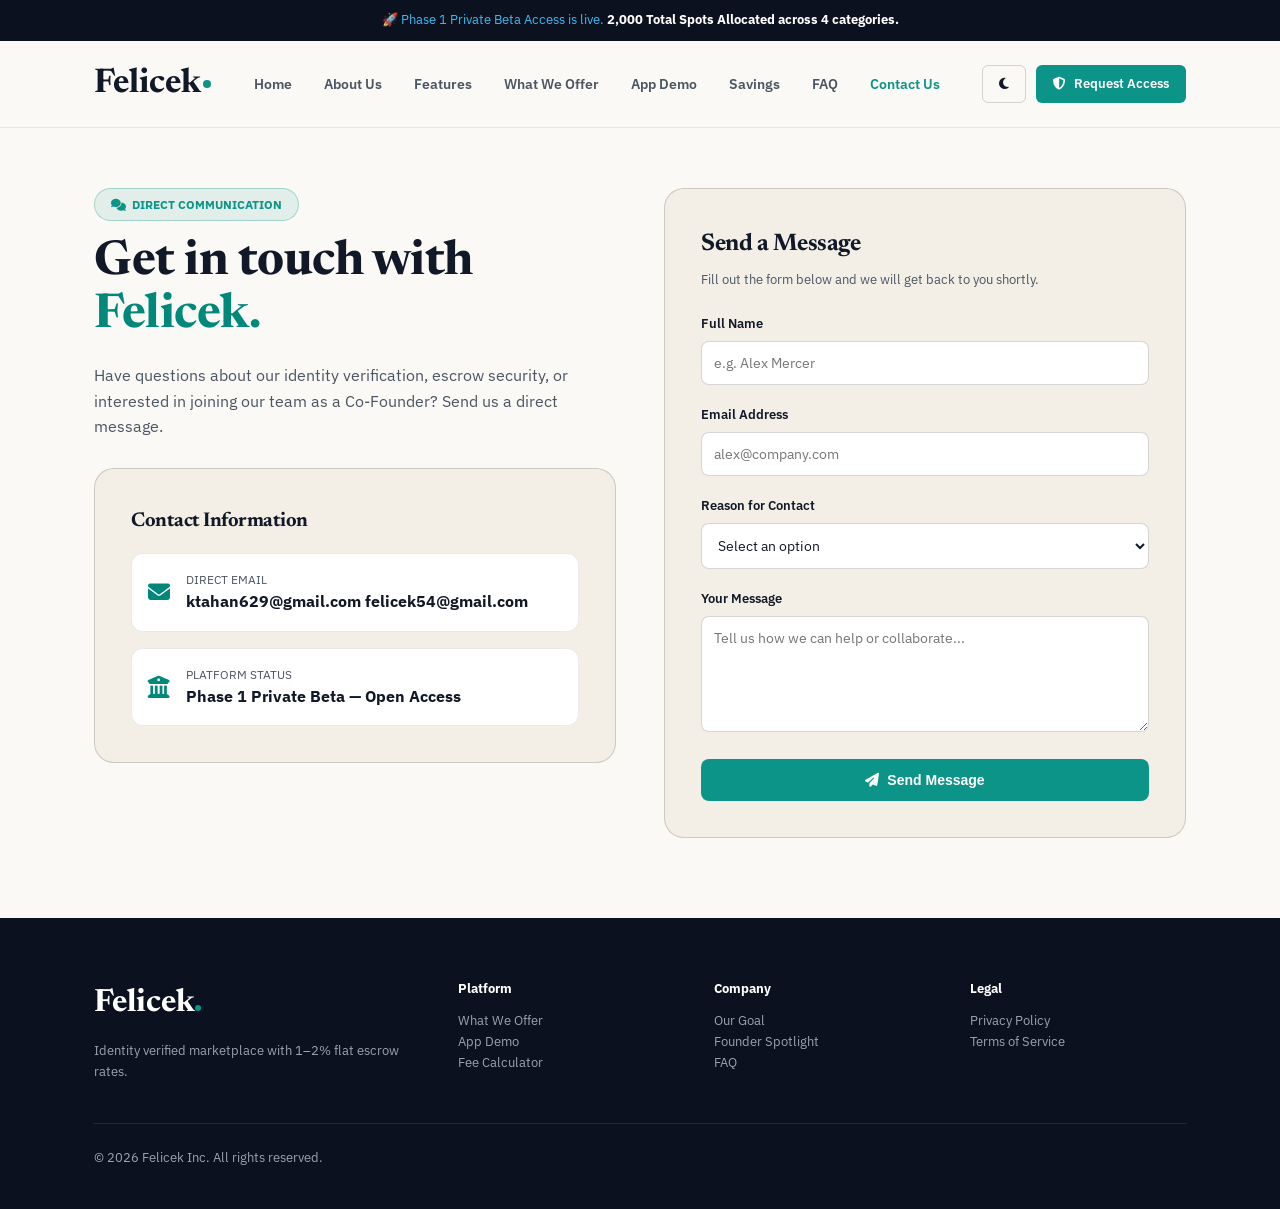
<file: contact.html>
<!DOCTYPE html>
<html lang="en">
<head>
    <meta charset="UTF-8" />
    <meta name="viewport" content="width=device-width, initial-scale=1.0" />
    <title>Contact Us — Felicek</title>

    <!-- Typography & Icons -->
    <link rel="preconnect" href="https://fonts.googleapis.com" />
    <link rel="preconnect" href="https://fonts.gstatic.com" crossorigin />
    <link href="https://fonts.googleapis.com/css2?family=IBM+Plex+Sans:wght@400;500;600;700&family=Newsreader:opsz,wght@6..72,600;6..72,700&display=swap" rel="stylesheet" />
    <link rel="stylesheet" href="https://cdnjs.cloudflare.com/ajax/libs/font-awesome/6.5.0/css/all.min.css" />
    <link rel="icon" type="image/svg+xml" href="Felicek.svg?v=1" />

    <style>
        /* ==========================================================================
           EXACT THEME SYSTEM & DESIGN VARIABLES FROM INDEX.HTML
           ========================================================================== */
        :root {
            --bg-light: #fbf9f5;
            --bg-card: #f3efe6;
            --bg-card-inner: #ffffff;
            --bg-dark-footer: #0b111e;
            
            --text-main: #111827;
            --text-muted: #4b5563;
            --text-footer: #9ca3af;
            
            --brand-teal: #0d9488;
            --brand-teal-bright: #00897b;
            --accent-green: #10b981;
            --accent-amber: #d97706;
            
            --border-light: rgba(0, 0, 0, 0.08);
            --border-strong: rgba(0, 0, 0, 0.16);
            --border-teal: rgba(13, 148, 136, 0.3);
            
            --font-serif: 'Newsreader', serif;
            --font-sans: 'IBM Plex Sans', -apple-system, sans-serif;
            --max-width: 1140px;
            --transition-smooth: all 0.25s cubic-bezier(0.16, 1, 0.3, 1);
        }

        body.dark-mode {
            --bg-light: #0f172a;
            --bg-card: #1e293b;
            --bg-card-inner: #0f172a;
            --text-main: #f8fafc;
            --text-muted: #94a3b8;
            --border-light: rgba(255, 255, 255, 0.1);
            --border-strong: rgba(255, 255, 255, 0.2);
        }

        *, *::before, *::after { box-sizing: border-box; margin: 0; padding: 0; }
        html { scroll-behavior: smooth; }

        body {
            background-color: var(--bg-light);
            color: var(--text-main);
            font-family: var(--font-sans);
            font-weight: 400;
            line-height: 1.6;
            transition: background-color 0.3s ease, color 0.3s ease;
            min-height: 100vh;
            display: flex;
            flex-direction: column;
            justify-content: space-between;
        }

        a { color: inherit; text-decoration: none; }
        ul { list-style: none; }

        .container {
            max-width: var(--max-width);
            margin: 0 auto;
            padding: 0 24px;
            width: 100%;
        }

        h1, h2, h3, .serif-heading {
            font-family: var(--font-serif);
            font-weight: 700;
            letter-spacing: -0.5px;
        }

        .text-teal { color: var(--brand-teal-bright) !important; }

        /* Buttons & Badges */
        .badge-pill {
            display: inline-flex;
            align-items: center;
            gap: 6px;
            padding: 6px 16px;
            background: rgba(13, 148, 136, 0.1);
            border: 1px solid var(--border-teal);
            border-radius: 99px;
            font-size: 12px;
            font-weight: 700;
            color: var(--brand-teal);
            text-transform: uppercase;
        }

        .btn {
            display: inline-flex;
            align-items: center;
            justify-content: center;
            gap: 8px;
            padding: 12px 22px;
            border-radius: 8px;
            font-size: 14px;
            font-weight: 600;
            border: 1px solid transparent;
            cursor: pointer;
            transition: var(--transition-smooth);
        }
        .btn-sm { padding: 8px 16px; font-size: 13px; border-radius: 6px; }
        .btn-teal { background: var(--brand-teal); color: #ffffff; }
        .btn-teal:hover { background: var(--brand-teal-bright); transform: translateY(-2px); }
        .btn-outline { background: transparent; border: 1px solid var(--border-strong); color: var(--text-main); }

        /* Header */
        header.site-header {
            position: sticky;
            top: 0;
            z-index: 100;
            background: var(--bg-light);
            border-bottom: 1px solid var(--border-light);
            padding: 16px 0;
        }
        .header-inner { display: flex; align-items: center; justify-content: space-between; }
        .logo { font-family: var(--font-serif); font-size: 34px; font-weight: 700; display: flex; align-items: center; }
        .logo .dot { width: 8px; height: 8px; background-color: var(--brand-teal); border-radius: 50%; display: inline-block; margin-left: 2px; }
        .nav-links { display: flex; gap: 32px; font-size: 14px; font-weight: 600; color: var(--text-muted); }
        .nav-links a:hover, .nav-links a.active { color: var(--brand-teal); }

        /* Contact Page Grid */
        .contact-section { padding: 60px 0 80px 0; }
        .contact-grid {
            display: grid;
            grid-template-columns: 1fr 1fr;
            gap: 48px;
            align-items: start;
        }

        .contact-info-card {
            background: var(--bg-card);
            border: 1px solid var(--border-strong);
            border-radius: 20px;
            padding: 36px;
        }

        .contact-detail-box {
            background: var(--bg-card-inner);
            border: 1px solid var(--border-light);
            border-radius: 12px;
            padding: 16px;
            margin-top: 16px;
            display: flex;
            align-items: center;
            gap: 16px;
        }

        /* Form Controls */
        .form-card {
            background: var(--bg-card);
            border: 1px solid var(--border-strong);
            border-radius: 20px;
            padding: 36px;
        }

        .form-group { margin-bottom: 20px; }
        .form-group label { display: block; font-size: 13px; font-weight: 600; margin-bottom: 6px; }
        .form-group input, 
        .form-group select, 
        .form-group textarea {
            width: 100%;
            padding: 12px;
            border-radius: 8px;
            border: 1px solid var(--border-strong);
            background: var(--bg-card-inner);
            color: var(--text-main);
            font-family: var(--font-sans);
            font-size: 14px;
            outline: none;
            transition: var(--transition-smooth);
        }

        .form-group input:focus, 
        .form-group select:focus, 
        .form-group textarea:focus {
            border-color: var(--brand-teal);
            box-shadow: 0 0 0 3px rgba(13, 148, 136, 0.15);
        }

        /* Footer */
        footer.site-footer {
            background-color: var(--bg-dark-footer);
            color: #ffffff;
            padding: 60px 0 40px 0;
            margin-top: auto;
        }
        .footer-grid { display: grid; grid-template-columns: 1.5fr 1fr 1fr 1fr; gap: 40px; padding-bottom: 40px; border-bottom: 1px solid rgba(255,255,255,0.1); }
        .footer-logo { font-family: var(--font-serif); font-size: 32px; font-weight: 700; color: #ffffff; margin-bottom: 12px; }
        .footer-logo .dot { width: 6px; height: 6px; background: var(--brand-teal); display: inline-block; border-radius: 50%; }

        @media (max-width: 900px) {
            .contact-grid { grid-template-columns: 1fr; gap: 32px; }
            .footer-grid { grid-template-columns: 1fr 1fr; }
            .nav-links { display: none; }
        }
    </style>
</head>
<body>

    <!-- TOP ANNOUNCEMENT BANNER -->
    <div style="background: #0b111e; color: #38bdf8; text-align: center; padding: 10px; font-size: 13px;">
        🚀 Phase 1 Private Beta Access is live. <strong style="color: #fff;">2,000 Total Spots Allocated across 4 categories.</strong>
    </div>

    <!-- HEADER -->
    <header class="site-header">
        <div class="container header-inner">
            <a href="index.html" class="logo">Felicek<span class="dot"></span></a>
            
            <ul class="nav-links">
                <li><a href="index.html">Home</a></li>
                <li><a href="about.html">About Us</a></li>
                <li><a href="features.html">Features</a></li>
                <li><a href="offer.html">What We Offer</a></li>
                <li><a href="index.html#demo">App Demo</a></li>
                <li><a href="calculator.html">Savings</a></li>
                <li><a href="faq.html">FAQ</a></li>
                <li><a href="contact.html" class="active">Contact Us</a></li>
            </ul>

            <div style="display: flex; gap: 10px;">
                <button class="btn btn-outline btn-sm" id="themeToggleBtn"><i class="fas fa-moon"></i></button>
                <a href="index.html#betaModal" class="btn btn-teal btn-sm"><i class="fas fa-shield-alt"></i> Request Access</a>
            </div>
        </div>
    </header>

    <!-- MAIN CONTACT CONTENT -->
    <main class="contact-section">
        <div class="container">
            <div class="contact-grid">
                
                <!-- Left Column Info -->
                <div>
                    <span class="badge-pill"><i class="fas fa-comments"></i> Direct Communication</span>
                    <h1 style="font-size: 48px; line-height: 1.1; margin: 16px 0 20px 0;">
                        Get in touch with <span class="text-teal">Felicek.</span>
                    </h1>
                    <p style="color: var(--text-muted); font-size: 16px; margin-bottom: 28px;">
                        Have questions about our identity verification, escrow security, or interested in joining our team as a Co-Founder? Send us a direct message.
                    </p>

                    <div class="contact-info-card">
                        <h3 style="font-size: 20px; margin-bottom: 12px;">Contact Information</h3>
                        
                        <div class="contact-detail-box">
                            <i class="fas fa-envelope text-teal" style="font-size: 22px;"></i>
                            <div>
                                <small style="color: var(--text-muted); font-size: 12px; display: block;">DIRECT EMAIL</small>
                                <strong>ktahan629@gmail.com</strong>
                                 <strong>felicek54@gmail.com</strong>
                            </div>
                        </div>

                        <div class="contact-detail-box">
                            <i class="fas fa-building-columns text-teal" style="font-size: 22px;"></i>
                            <div>
                                <small style="color: var(--text-muted); font-size: 12px; display: block;">PLATFORM STATUS</small>
                                <strong>Phase 1 Private Beta — Open Access</strong>
                            </div>
                        </div>
                    </div>
                </div>

                <!-- Right Column Form -->
                <div class="form-card">
                    <h3 style="font-size: 24px; margin-bottom: 6px;">Send a Message</h3>
                    <p style="font-size: 13px; color: var(--text-muted); margin-bottom: 24px;">Fill out the form below and we will get back to you shortly.</p>

                    <form action="https://api.web3forms.com/submit" method="POST">
                        <input type="hidden" name="access_key" value="YOUR_ACCESS_KEY_HERE">

                        <div class="form-group">
                            <label for="fullName">Full Name</label>
                            <input type="text" id="fullName" name="name" placeholder="e.g. Alex Mercer" required />
                        </div>

                        <div class="form-group">
                            <label for="userEmail">Email Address</label>
                            <input type="email" id="userEmail" name="email" placeholder="alex@company.com" required />
                        </div>

                        <div class="form-group">
                            <label for="contactReason">Reason for Contact</label>
                            <select id="contactReason" name="reason" required>
                                <option value="" disabled selected>Select an option</option>
                                <option value="cofounder">Co-Founder / Strategic Partnership</option>
                                <option value="feedback">Product Feedback / Feature Suggestion</option>
                                <option value="freelancer_beta">Join Beta as Verified Freelancer</option>
                                <option value="client_beta">Join Beta as Client / Agency</option>
                            </select>
                        </div>

                        <div class="form-group">
                            <label for="userMessage">Your Message</label>
                            <textarea id="userMessage" name="message" rows="5" placeholder="Tell us how we can help or collaborate..." required></textarea>
                        </div>

                        <button type="submit" class="btn btn-teal" style="width: 100%;">
                            <i class="fas fa-paper-plane"></i> Send Message
                        </button>
                    </form>
                </div>

            </div>
        </div>
    </main>

    <!-- FOOTER -->
    <footer class="site-footer">
        <div class="container">
            <div class="footer-grid">
                <div>
                    <div class="footer-logo">Felicek<span class="dot"></span></div>
                    <p style="font-size: 13px; color: var(--text-footer);">Identity verified marketplace with 1–2% flat escrow rates.</p>
                </div>
                <div>
                    <h5 style="margin-bottom: 12px;">Platform</h5>
                    <ul style="font-size: 13px; color: var(--text-footer);">
                        <li><a href="offer.html">What We Offer</a></li>
                        <li><a href="index.html#demo">App Demo</a></li>
                        <li><a href="calculator.html">Fee Calculator</a></li>
                    </ul>
                </div>
                <div>
                    <h5 style="margin-bottom: 12px;">Company</h5>
                    <ul style="font-size: 13px; color: var(--text-footer);">
                        <li><a href="about.html">Our Goal</a></li>
                        <li><a href="index.html#founder">Founder Spotlight</a></li>
                        <li><a href="faq.html">FAQ</a></li>
                    </ul>
                </div>
                <div>
                    <h5 style="margin-bottom: 12px;">Legal</h5>
                    <ul style="font-size: 13px; color: var(--text-footer);">
                        <li><a href="#">Privacy Policy</a></li>
                        <li><a href="#">Terms of Service</a></li>
                    </ul>
                </div>
            </div>
            <div style="display: flex; justify-content: space-between; margin-top: 24px; font-size: 13px; color: var(--text-footer);">
                <span>© 2026 Felicek Inc. All rights reserved.</span>
            </div>
        </div>
    </footer>

    <!-- INTERACTIVE SCRIPTS -->
    <script>
        // Theme Toggle Script
        document.getElementById('themeToggleBtn').addEventListener('click', () => {
            document.body.classList.toggle('dark-mode');
        });
    </script>
</body>
</html>
</file>
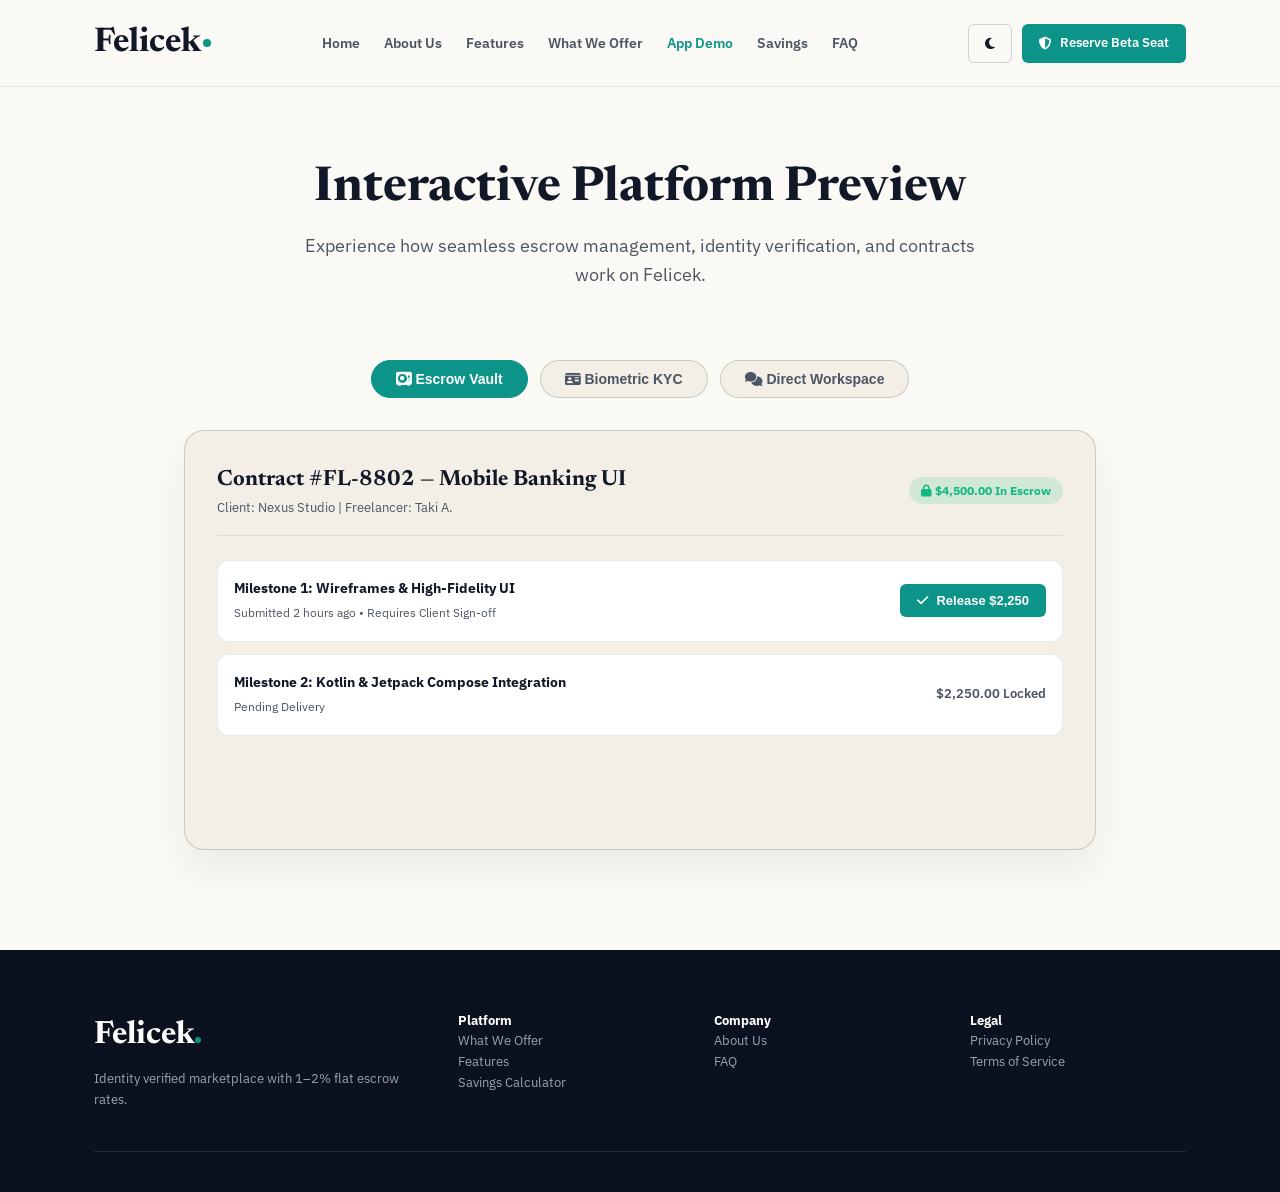
<file: demo.html>
<!DOCTYPE html>
<html lang="en">
<head>
    <meta charset="UTF-8" />
    <meta name="viewport" content="width=device-width, initial-scale=1.0" />
    <title>App Demo — Felicek</title>

    <!-- Typography & Icons -->
    <link rel="preconnect" href="https://fonts.googleapis.com" />
    <link rel="preconnect" href="https://fonts.gstatic.com" crossorigin />
    <link href="https://fonts.googleapis.com/css2?family=IBM+Plex+Sans:wght@400;500;600;700&family=Newsreader:opsz,wght@6..72,600;700&display=swap" rel="stylesheet" />
    <link rel="stylesheet" href="https://cdnjs.cloudflare.com/ajax/libs/font-awesome/6.5.0/css/all.min.css" />

    <style>
        :root {
            --bg-light: #fbf9f5;
            --bg-card: #f3efe6;
            --bg-card-inner: #ffffff;
            --bg-dark-footer: #0b111e;
            --text-main: #111827;
            --text-muted: #4b5563;
            --text-footer: #9ca3af;
            --brand-teal: #0d9488;
            --brand-teal-bright: #00897b;
            --accent-green: #10b981;
            --border-light: rgba(0, 0, 0, 0.08);
            --border-strong: rgba(0, 0, 0, 0.16);
            --border-teal: rgba(13, 148, 136, 0.3);
            --font-serif: 'Newsreader', serif;
            --font-sans: 'IBM Plex Sans', -apple-system, sans-serif;
            --max-width: 1140px;
            --transition-smooth: all 0.25s cubic-bezier(0.16, 1, 0.3, 1);
        }

        body.dark-mode {
            --bg-light: #0f172a;
            --bg-card: #1e293b;
            --bg-card-inner: #0f172a;
            --text-main: #f8fafc;
            --text-muted: #94a3b8;
            --border-light: rgba(255, 255, 255, 0.1);
            --border-strong: rgba(255, 255, 255, 0.2);
        }

        *, *::before, *::after { box-sizing: border-box; margin: 0; padding: 0; }
        body { background-color: var(--bg-light); color: var(--text-main); font-family: var(--font-sans); line-height: 1.6; }
        a { color: inherit; text-decoration: none; }
        ul { list-style: none; }
        .container { max-width: var(--max-width); margin: 0 auto; padding: 0 24px; }

        .btn {
            display: inline-flex; align-items: center; justify-content: center; gap: 8px;
            padding: 10px 20px; border-radius: 8px; font-size: 14px; font-weight: 600;
            border: 1px solid transparent; cursor: pointer; transition: var(--transition-smooth);
        }
        .btn-sm { padding: 8px 16px; font-size: 13px; border-radius: 6px; }
        .btn-teal { background: var(--brand-teal); color: #ffffff; }
        .btn-teal:hover { background: var(--brand-teal-bright); }
        .btn-outline { background: transparent; border: 1px solid var(--border-strong); color: var(--text-main); }

        /* Header */
        header.site-header {
            position: sticky; top: 0; z-index: 100;
            background: var(--bg-light); border-bottom: 1px solid var(--border-light);
            padding: 16px 0;
        }
        .header-inner { display: flex; align-items: center; justify-content: space-between; }
        .logo { font-family: var(--font-serif); font-size: 34px; font-weight: 700; display: flex; align-items: center; }
        .logo .dot { width: 8px; height: 8px; background-color: var(--brand-teal); border-radius: 50%; display: inline-block; margin-left: 2px; }
        .nav-links { display: flex; gap: 24px; font-size: 14px; font-weight: 600; color: var(--text-muted); }
        .nav-links a:hover, .nav-links a.active { color: var(--brand-teal); }

        /* Banner */
        .page-banner { padding: 60px 0 30px 0; text-align: center; }
        .page-title { font-family: var(--font-serif); font-size: 48px; line-height: 1.1; margin: 16px 0; }
        .page-subtitle { font-size: 18px; color: var(--text-muted); max-width: 680px; margin: 0 auto; }

        /* Demo Interface Box */
        .demo-container { margin: 40px auto 100px auto; max-width: 960px; }
        .demo-tabs { display: flex; justify-content: center; gap: 12px; margin-bottom: 32px; }
        .tab-btn {
            padding: 10px 24px; border-radius: 30px; font-weight: 600; font-size: 14px;
            background: var(--bg-card); border: 1px solid var(--border-strong); color: var(--text-muted);
            cursor: pointer; transition: var(--transition-smooth);
        }
        .tab-btn.active { background: var(--brand-teal); color: #ffffff; border-color: var(--brand-teal); }

        .demo-screen {
            background: var(--bg-card);
            border: 1px solid var(--border-strong);
            border-radius: 20px;
            padding: 32px;
            min-height: 420px;
            box-shadow: 0 20px 40px rgba(0,0,0,0.06);
            display: none;
        }
        .demo-screen.active { display: block; }

        /* Inner Screen Mock Components */
        .mock-header { display: flex; justify-content: space-between; align-items: center; border-bottom: 1px solid var(--border-light); padding-bottom: 16px; margin-bottom: 24px; }
        .mock-badge { background: rgba(16, 185, 129, 0.15); color: var(--accent-green); padding: 4px 12px; border-radius: 20px; font-size: 12px; font-weight: 700; }
        .mock-row { background: var(--bg-card-inner); border: 1px solid var(--border-light); border-radius: 12px; padding: 16px; margin-bottom: 12px; display: flex; justify-content: space-between; align-items: center; }

        /* Footer */
        footer.site-footer { background-color: var(--bg-dark-footer); color: #ffffff; padding: 60px 0 40px 0; }
        .footer-grid { display: grid; grid-template-columns: 1.5fr 1fr 1fr 1fr; gap: 40px; padding-bottom: 40px; border-bottom: 1px solid rgba(255,255,255,0.1); }
        .footer-logo { font-family: var(--font-serif); font-size: 32px; font-weight: 700; color: #ffffff; }
        .footer-logo .dot { width: 6px; height: 6px; background: var(--brand-teal); display: inline-block; border-radius: 50%; }

        @media (max-width: 900px) {
            .footer-grid { grid-template-columns: 1fr 1fr; }
            .nav-links { display: none; }
            .demo-tabs { flex-wrap: wrap; }
        }
    </style>
</head>
<body>

    <header class="site-header">
        <div class="container header-inner">
            <a href="index.html" class="logo">Felicek<span class="dot"></span></a>
            <ul class="nav-links">
                <li><a href="index.html">Home</a></li>
                <li><a href="about.html">About Us</a></li>
                <li><a href="features.html">Features</a></li>
                <li><a href="offer.html">What We Offer</a></li>
                <li><a href="demo.html" class="active">App Demo</a></li>
                <li><a href="calculator.html">Savings</a></li>
                <li><a href="faq.html">FAQ</a></li>
            </ul>
            <div style="display: flex; gap: 10px;">
                <button class="btn btn-outline btn-sm" id="themeToggleBtn"><i class="fas fa-moon"></i></button>
                <a href="index.html" class="btn btn-teal btn-sm"><i class="fas fa-shield-alt"></i> Reserve Beta Seat</a>
            </div>
        </div>
    </header>

    <section class="page-banner">
        <div class="container">
            <h1 class="page-title">Interactive Platform Preview</h1>
            <p class="page-subtitle">Experience how seamless escrow management, identity verification, and contracts work on Felicek.</p>
        </div>
    </section>

    <div class="container demo-container">
        <!-- Tab Selectors -->
        <div class="demo-tabs">
            <button class="tab-btn active" onclick="switchDemo('escrow', this)"><i class="fas fa-vault"></i> Escrow Vault</button>
            <button class="tab-btn" onclick="switchDemo('kyc', this)"><i class="fas fa-id-card"></i> Biometric KYC</button>
            <button class="tab-btn" onclick="switchDemo('chat', this)"><i class="fas fa-comments"></i> Direct Workspace</button>
        </div>

        <!-- Screen 1: Escrow Vault -->
        <div class="demo-screen active" id="screen-escrow">
            <div class="mock-header">
                <div>
                    <h3 style="font-family: var(--font-serif); font-size: 22px;">Contract #FL-8802 — Mobile Banking UI</h3>
                    <p style="font-size: 13px; color: var(--text-muted);">Client: Nexus Studio | Freelancer: Taki A.</p>
                </div>
                <span class="mock-badge"><i class="fas fa-lock"></i> $4,500.00 In Escrow</span>
            </div>

            <div class="mock-row">
                <div>
                    <strong style="font-size: 14px; display: block;">Milestone 1: Wireframes & High-Fidelity UI</strong>
                    <span style="font-size: 12px; color: var(--text-muted);">Submitted 2 hours ago • Requires Client Sign-off</span>
                </div>
                <button class="btn btn-teal btn-sm"><i class="fas fa-check"></i> Release $2,250</button>
            </div>

            <div class="mock-row">
                <div>
                    <strong style="font-size: 14px; display: block;">Milestone 2: Kotlin & Jetpack Compose Integration</strong>
                    <span style="font-size: 12px; color: var(--text-muted);">Pending Delivery</span>
                </div>
                <span style="font-size: 13px; font-weight: 600; color: var(--text-muted);">$2,250.00 Locked</span>
            </div>
        </div>

        <!-- Screen 2: Biometric KYC -->
        <div class="demo-screen" id="screen-kyc">
            <div class="mock-header">
                <div>
                    <h3 style="font-family: var(--font-serif); font-size: 22px;">Verified Developer Badge</h3>
                    <p style="font-size: 13px; color: var(--text-muted);">Liveness & Passport Verification Engine</p>
                </div>
                <span class="mock-badge" style="background: rgba(13, 148, 136, 0.15); color: var(--brand-teal);"><i class="fas fa-user-check"></i> Identity Level 3 Verified</span>
            </div>

            <div style="text-align: center; padding: 40px 0;">
                <div style="width: 80px; height: 80px; border-radius: 50%; background: rgba(13, 148, 136, 0.1); color: var(--brand-teal); display: inline-flex; align-items: center; justify-content: center; font-size: 32px; margin-bottom: 16px;">
                    <i class="fas fa-shield-halved"></i>
                </div>
                <h4 style="font-family: var(--font-serif); font-size: 20px;">Identity Authenticated</h4>
                <p style="font-size: 14px; color: var(--text-muted); max-width: 420px; margin: 8px auto 0 auto;">Government ID verified via Stripe Identity framework. Anti-bot liveness check completed.</p>
            </div>
        </div>

        <!-- Screen 3: Chat Workspace -->
        <div class="demo-screen" id="screen-chat">
            <div class="mock-header">
                <div>
                    <h3 style="font-family: var(--font-serif); font-size: 22px;">Encrypted Communication Hub</h3>
                    <p style="font-size: 13px; color: var(--text-muted);">Project: Android Jetpack Compose Refactor</p>
                </div>
            </div>

            <div style="display: flex; flex-direction: column; gap: 12px; max-width: 600px; margin: 0 auto;">
                <div style="align-self: flex-start; background: var(--bg-card-inner); padding: 12px 16px; border-radius: 12px; border: 1px solid var(--border-light); font-size: 14px;">
                    <strong>Client:</strong> Milestone 1 funds are locked in Escrow. You can start the design handoff!
                </div>
                <div style="align-self: flex-end; background: var(--brand-teal); color: #ffffff; padding: 12px 16px; border-radius: 12px; font-size: 14px;">
                    <strong>You:</strong> Perfect! Pushing the initial Figma components and GitHub commit link now.
                </div>
            </div>
        </div>
    </div>

    <footer class="site-footer">
        <div class="container">
            <div class="footer-grid">
                <div>
                    <div class="footer-logo">Felicek<span class="dot"></span></div>
                    <p style="font-size: 13px; color: var(--text-footer); margin-top: 8px;">Identity verified marketplace with 1–2% flat escrow rates.</p>
                </div>
                <div>
                    <h5>Platform</h5>
                    <ul style="font-size: 13px; color: var(--text-footer);">
                        <li><a href="offer.html">What We Offer</a></li>
                        <li><a href="features.html">Features</a></li>
                        <li><a href="calculator.html">Savings Calculator</a></li>
                    </ul>
                </div>
                <div>
                    <h5>Company</h5>
                    <ul style="font-size: 13px; color: var(--text-footer);">
                        <li><a href="about.html">About Us</a></li>
                        <li><a href="faq.html">FAQ</a></li>
                    </ul>
                </div>
                <div>
                    <h5>Legal</h5>
                    <ul style="font-size: 13px; color: var(--text-footer);">
                        <li><a href="privacy.html">Privacy Policy</a></li>
                        <li><a href="terms.html">Terms of Service</a></li>
                    </ul>
                </div>
            </div>
        </div>
    </footer>

    <script>
        document.getElementById('themeToggleBtn').addEventListener('click', () => {
            document.body.classList.toggle('dark-mode');
        });

        function switchDemo(screenId, btn) {
            document.querySelectorAll('.demo-screen').forEach(s => s.classList.remove('active'));
            document.querySelectorAll('.tab-btn').forEach(b => b.classList.remove('active'));
            
            document.getElementById('screen-' + screenId).classList.add('active');
            btn.classList.add('active');
        }
    </script>
</body>
</html>
</file>
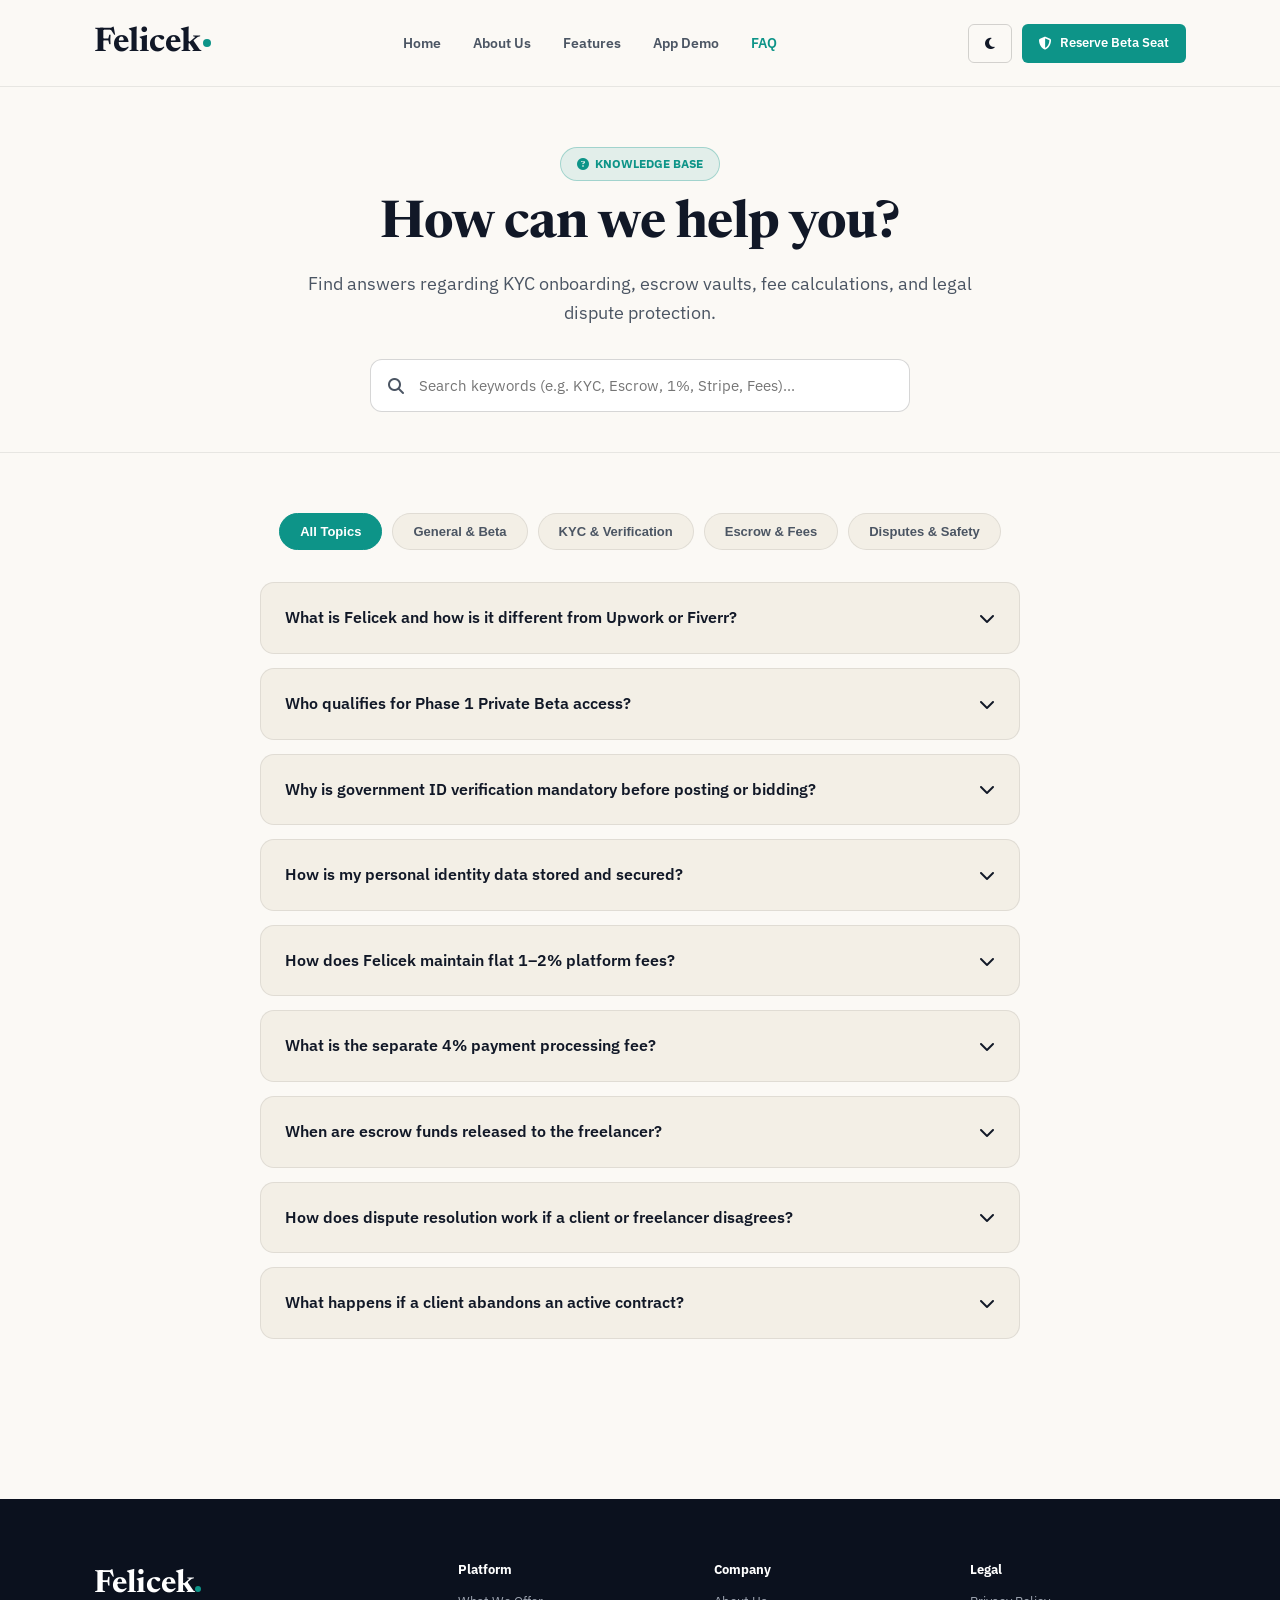
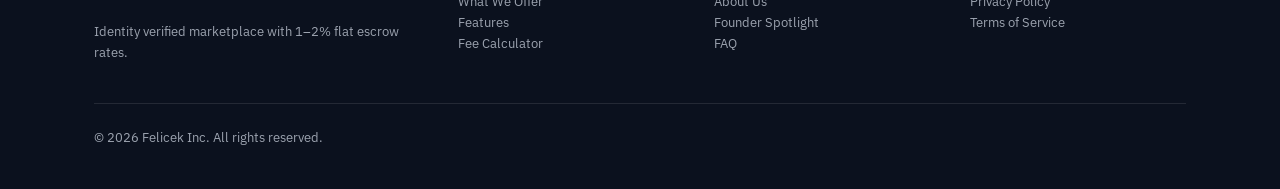
<file: faq.html>
<!DOCTYPE html>
<html lang="en">
<head>
    <meta charset="UTF-8" />
    <meta name="viewport" content="width=device-width, initial-scale=1.0" />
    <title>Frequently Asked Questions — Felicek</title>

    <!-- Typography & Icons -->
    <link rel="preconnect" href="https://fonts.googleapis.com" />
    <link rel="preconnect" href="https://fonts.gstatic.com" crossorigin />
    <link href="https://fonts.googleapis.com/css2?family=IBM+Plex+Sans:wght@400;500;600;700&family=Newsreader:opsz,wght@6..72,600;700&display=swap" rel="stylesheet" />
    <link rel="stylesheet" href="https://cdnjs.cloudflare.com/ajax/libs/font-awesome/6.5.0/css/all.min.css" />

    <style>
        /* ==========================================================================
           THEME SYSTEM & DESIGN VARIABLES
           ========================================================================== */
        :root {
            --bg-light: #fbf9f5;
            --bg-card: #f3efe6;
            --bg-card-inner: #ffffff;
            --bg-dark-footer: #0b111e;
            
            --text-main: #111827;
            --text-muted: #4b5563;
            --text-footer: #9ca3af;
            
            --brand-teal: #0d9488;
            --brand-teal-bright: #00897b;
            --accent-green: #10b981;
            
            --border-light: rgba(0, 0, 0, 0.08);
            --border-strong: rgba(0, 0, 0, 0.16);
            --border-teal: rgba(13, 148, 136, 0.3);
            
            --font-serif: 'Newsreader', serif;
            --font-sans: 'IBM Plex Sans', -apple-system, sans-serif;
            --max-width: 1140px;
            --transition-smooth: all 0.25s cubic-bezier(0.16, 1, 0.3, 1);
        }

        body.dark-mode {
            --bg-light: #0f172a;
            --bg-card: #1e293b;
            --bg-card-inner: #0f172a;
            --text-main: #f8fafc;
            --text-muted: #94a3b8;
            --border-light: rgba(255, 255, 255, 0.1);
            --border-strong: rgba(255, 255, 255, 0.2);
        }

        *, *::before, *::after { box-sizing: border-box; margin: 0; padding: 0; }
        html { scroll-behavior: smooth; }

        body {
            background-color: var(--bg-light);
            color: var(--text-main);
            font-family: var(--font-sans);
            font-weight: 400;
            line-height: 1.6;
            transition: background-color 0.3s ease, color 0.3s ease;
        }

        a { color: inherit; text-decoration: none; }
        ul { list-style: none; }

        .container {
            max-width: var(--max-width);
            margin: 0 auto;
            padding: 0 24px;
        }

        h1, h2, h3, h4, .serif-heading {
            font-family: var(--font-serif);
            font-weight: 700;
            letter-spacing: -0.5px;
        }

        .text-teal { color: var(--brand-teal-bright) !important; }

        .badge-pill {
            display: inline-flex;
            align-items: center;
            gap: 6px;
            padding: 6px 16px;
            background: rgba(13, 148, 136, 0.1);
            border: 1px solid var(--border-teal);
            border-radius: 99px;
            font-size: 12px;
            font-weight: 700;
            color: var(--brand-teal);
            text-transform: uppercase;
        }

        .btn {
            display: inline-flex;
            align-items: center;
            justify-content: center;
            gap: 8px;
            padding: 12px 22px;
            border-radius: 8px;
            font-size: 14px;
            font-weight: 600;
            border: 1px solid transparent;
            cursor: pointer;
            transition: var(--transition-smooth);
        }
        .btn-sm { padding: 8px 16px; font-size: 13px; border-radius: 6px; }
        .btn-teal { background: var(--brand-teal); color: #ffffff; }
        .btn-teal:hover { background: var(--brand-teal-bright); transform: translateY(-2px); }
        .btn-outline { background: transparent; border: 1px solid var(--border-strong); color: var(--text-main); }

        /* Header */
        header.site-header {
            position: sticky;
            top: 0;
            z-index: 100;
            background: var(--bg-light);
            border-bottom: 1px solid var(--border-light);
            padding: 16px 0;
        }
        .header-inner { display: flex; align-items: center; justify-content: space-between; }
        .logo { font-family: var(--font-serif); font-size: 34px; font-weight: 700; display: flex; align-items: center; }
        .logo .dot { width: 8px; height: 8px; background-color: var(--brand-teal); border-radius: 50%; display: inline-block; margin-left: 2px; }
        .nav-links { display: flex; gap: 32px; font-size: 14px; font-weight: 600; color: var(--text-muted); }
        .nav-links a:hover, .nav-links a.active { color: var(--brand-teal); }

        /* Page Banner & Search */
        .page-banner {
            padding: 60px 0 40px 0;
            text-align: center;
            border-bottom: 1px solid var(--border-light);
        }
        .page-title { font-size: 52px; line-height: 1.1; margin: 16px 0; }
        .page-subtitle { font-size: 18px; color: var(--text-muted); max-width: 680px; margin: 0 auto 32px auto; }

        .search-box {
            max-width: 540px;
            margin: 0 auto;
            position: relative;
        }
        .search-box input {
            width: 100%;
            padding: 16px 20px 16px 48px;
            border-radius: 12px;
            border: 1px solid var(--border-strong);
            background: var(--bg-card-inner);
            color: var(--text-main);
            font-size: 15px;
            font-family: var(--font-sans);
            outline: none;
            transition: var(--transition-smooth);
        }
        .search-box input:focus {
            border-color: var(--brand-teal);
            box-shadow: 0 0 0 3px rgba(13, 148, 136, 0.15);
        }
        .search-box i {
            position: absolute;
            left: 18px;
            top: 50%;
            transform: translateY(-50%);
            color: var(--text-muted);
            font-size: 16px;
        }

        /* Filter Tabs */
        .filter-tabs {
            display: flex;
            justify-content: center;
            gap: 10px;
            margin: 40px 0 32px 0;
            flex-wrap: wrap;
        }
        .tab-btn {
            padding: 10px 20px;
            border-radius: 99px;
            font-size: 13px;
            font-weight: 600;
            border: 1px solid var(--border-light);
            background: var(--bg-card);
            color: var(--text-muted);
            cursor: pointer;
            transition: var(--transition-smooth);
        }
        .tab-btn.active, .tab-btn:hover {
            background: var(--brand-teal);
            color: #ffffff;
            border-color: var(--brand-teal);
        }

        /* FAQ Content */
        .faq-section-wrapper {
            max-width: 760px;
            margin: 0 auto 80px auto;
        }

        .faq-item {
            background: var(--bg-card);
            border: 1px solid var(--border-light);
            border-radius: 14px;
            margin-bottom: 14px;
            overflow: hidden;
            transition: var(--transition-smooth);
        }
        .faq-item:hover {
            border-color: var(--border-strong);
        }
        .faq-question {
            padding: 22px 24px;
            font-size: 16px;
            font-weight: 600;
            cursor: pointer;
            display: flex;
            justify-content: space-between;
            align-items: center;
            gap: 16px;
        }
        .faq-answer {
            padding: 0 24px 22px 24px;
            font-size: 14px;
            color: var(--text-muted);
            line-height: 1.7;
            display: none;
        }
        .faq-item.active .faq-answer { display: block; }
        .faq-item.active .faq-question i { transform: rotate(180deg); color: var(--brand-teal); }
        .faq-question i { transition: transform 0.25s ease; }

        /* Footer */
        footer.site-footer {
            background-color: var(--bg-dark-footer);
            color: #ffffff;
            padding: 60px 0 40px 0;
        }
        .footer-grid { display: grid; grid-template-columns: 1.5fr 1fr 1fr 1fr; gap: 40px; padding-bottom: 40px; border-bottom: 1px solid rgba(255,255,255,0.1); }
        .footer-logo { font-family: var(--font-serif); font-size: 32px; font-weight: 700; color: #ffffff; margin-bottom: 12px; }
        .footer-logo .dot { width: 6px; height: 6px; background: var(--brand-teal); display: inline-block; border-radius: 50%; }

        @media (max-width: 900px) {
            .footer-grid { grid-template-columns: 1fr 1fr; }
            .nav-links { display: none; }
        }
    </style>
</head>
<body>

    <!-- HEADER -->
    <header class="site-header">
        <div class="container header-inner">
            <a href="index.html" class="logo">Felicek<span class="dot"></span></a>
            
            <ul class="nav-links">
                <li><a href="index.html">Home</a></li>
                <li><a href="about.html">About Us</a></li>
                <li><a href="features.html">Features</a></li>
                <li><a href="index.html#demo">App Demo</a></li>
                <li><a href="faq.html" class="active">FAQ</a></li>
            </ul>

            <div style="display: flex; gap: 10px;">
                <button class="btn btn-outline btn-sm" id="themeToggleBtn"><i class="fas fa-moon"></i></button>
                <a href="index.html" class="btn btn-teal btn-sm"><i class="fas fa-shield-alt"></i> Reserve Beta Seat</a>
            </div>
        </div>
    </header>

    <!-- PAGE BANNER & LIVE SEARCH -->
    <section class="page-banner">
        <div class="container">
            <span class="badge-pill"><i class="fas fa-circle-question"></i> Knowledge Base</span>
            <h1 class="page-title">How can we help you?</h1>
            <p class="page-subtitle">Find answers regarding KYC onboarding, escrow vaults, fee calculations, and legal dispute protection.</p>
            
            <div class="search-box">
                <i class="fas fa-search"></i>
                <input type="text" id="faqSearchInput" placeholder="Search keywords (e.g. KYC, Escrow, 1%, Stripe, Fees)..." />
            </div>
        </div>
    </section>

    <!-- MAIN FAQ SECTION -->
    <section style="padding: 20px 0 80px 0;">
        <div class="container">
            
            <!-- Category Filter Tabs -->
            <div class="filter-tabs">
                <button class="tab-btn active" data-category="all">All Topics</button>
                <button class="tab-btn" data-category="general">General & Beta</button>
                <button class="tab-btn" data-category="kyc">KYC & Verification</button>
                <button class="tab-btn" data-category="escrow">Escrow & Fees</button>
                <button class="tab-btn" data-category="disputes">Disputes & Safety</button>
            </div>

            <!-- FAQ Items List -->
            <div class="faq-section-wrapper" id="faqContainer">
                
                <!-- General -->
                <div class="faq-item" data-category="general">
                    <div class="faq-question">What is Felicek and how is it different from Upwork or Fiverr? <i class="fas fa-chevron-down"></i></div>
                    <div class="faq-answer">Felicek is an identity-verified freelancing marketplace that eliminates 20–25% platform commissions. We charge a flat 1–2% platform rate, enforce real identity KYC for both clients and freelancers, and use direct milestone escrow accounts.</div>
                </div>

                <div class="faq-item" data-category="general">
                    <div class="faq-question">Who qualifies for Phase 1 Private Beta access? <i class="fas fa-chevron-down"></i></div>
                    <div class="faq-answer">Phase 1 access is strictly capped at 2,000 total seats (500 each for Freelancers, Individual Clients, Startups, and Agencies). Early applicants lock in guaranteed 1% lifetime platform fee rates.</div>
                </div>

                <!-- KYC & Verification -->
                <div class="faq-item" data-category="kyc">
                    <div class="faq-question">Why is government ID verification mandatory before posting or bidding? <i class="fas fa-chevron-down"></i></div>
                    <div class="faq-answer">Mandatory identity verification prevents automated bot spam, fake profiles, and multi-accounting scams. It guarantees that clients only review proposals from real, vetted professionals.</div>
                </div>

                <div class="faq-item" data-category="kyc">
                    <div class="faq-question">How is my personal identity data stored and secured? <i class="fas fa-chevron-down"></i></div>
                    <div class="faq-answer">Felicek never stores raw identity documents on our primary servers. All document scanning and facial liveness checks are processed through Stripe Identity with end-to-end encryption.</div>
                </div>

                <!-- Escrow & Fees -->
                <div class="faq-item" data-category="escrow">
                    <div class="faq-question">How does Felicek maintain flat 1–2% platform fees? <i class="fas fa-chevron-down"></i></div>
                    <div class="faq-answer">By leveraging automated milestone contracts and identity-driven trust, we eliminate high administrative overhead. We don't take a quarter of your paycheck just to facilitate a contract.</div>
                </div>

                <div class="faq-item" data-category="escrow">
                    <div class="faq-question">What is the separate 4% payment processing fee? <i class="fas fa-chevron-down"></i></div>
                    <div class="faq-answer">The 4% fee covers credit card gateway charges, bank compliance, anti-fraud monitoring, and global currency transfers directly through our payment banking partners.</div>
                </div>

                <div class="faq-item" data-category="escrow">
                    <div class="faq-question">When are escrow funds released to the freelancer? <i class="fas fa-chevron-down"></i></div>
                    <div class="faq-answer">Clients deposit funds into the Escrow Vault at the start of a milestone. Once the freelancer submits the work and the client approves it, funds are unlocked and transferred immediately.</div>
                </div>

                <!-- Disputes & Safety -->
                <div class="faq-item" data-category="disputes">
                    <div class="faq-question">How does dispute resolution work if a client or freelancer disagrees? <i class="fas fa-chevron-down"></i></div>
                    <div class="faq-answer">Because both parties are identity-verified and milestones are documented via linked code or design submissions, disputes are resolved objectively by neutral arbitrators using submitted work records.</div>
                </div>

                <div class="faq-item" data-category="disputes">
                    <div class="faq-question">What happens if a client abandons an active contract? <i class="fas fa-chevron-down"></i></div>
                    <div class="faq-answer">If work has been submitted to escrow and the client becomes unresponsive for 14 calendar days, the system automatically releases the milestone funds to the freelancer.</div>
                </div>

            </div>

        </div>
    </section>

    <!-- FOOTER -->
    <footer class="site-footer">
        <div class="container">
            <div class="footer-grid">
                <div>
                    <div class="footer-logo">Felicek<span class="dot"></span></div>
                    <p style="font-size: 13px; color: var(--text-footer);">Identity verified marketplace with 1–2% flat escrow rates.</p>
                </div>
                <div>
                    <h5 style="margin-bottom: 12px;">Platform</h5>
                    <ul style="font-size: 13px; color: var(--text-footer);">
                        <li><a href="index.html#offer">What We Offer</a></li>
                        <li><a href="features.html">Features</a></li>
                        <li><a href="index.html#calculator">Fee Calculator</a></li>
                    </ul>
                </div>
                <div>
                    <h5 style="margin-bottom: 12px;">Company</h5>
                    <ul style="font-size: 13px; color: var(--text-footer);">
                        <li><a href="about.html">About Us</a></li>
                        <li><a href="index.html#founder">Founder Spotlight</a></li>
                        <li><a href="faq.html">FAQ</a></li>
                    </ul>
                </div>
                <div>
                    <h5 style="margin-bottom: 12px;">Legal</h5>
                    <ul style="font-size: 13px; color: var(--text-footer);">
                        <li><a href="#">Privacy Policy</a></li>
                        <li><a href="#">Terms of Service</a></li>
                    </ul>
                </div>
            </div>
            <div style="display: flex; justify-content: space-between; margin-top: 24px; font-size: 13px; color: var(--text-footer);">
                <span>© 2026 Felicek Inc. All rights reserved.</span>
            </div>
        </div>
    </footer>

    <!-- INTERACTIVE SCRIPTS -->
    <script>
        // Theme Toggle
        document.getElementById('themeToggleBtn').addEventListener('click', () => {
            document.body.classList.toggle('dark-mode');
        });

        // FAQ Accordion Toggle
        const faqItems = document.querySelectorAll('.faq-item');
        faqItems.forEach(item => {
            const question = item.querySelector('.faq-question');
            question.addEventListener('click', () => {
                item.classList.toggle('active');
            });
        });

        // Category Filter Tabs
        const tabBtns = document.querySelectorAll('.tab-btn');
        tabBtns.forEach(btn => {
            btn.addEventListener('click', () => {
                tabBtns.forEach(b => b.classList.remove('active'));
                btn.classList.add('active');

                const cat = btn.dataset.category;
                faqItems.forEach(item => {
                    if (cat === 'all' || item.dataset.category === cat) {
                        item.style.display = 'block';
                    } else {
                        item.style.display = 'none';
                    }
                });
            });
        });

        // Live Keyword Search Input
        const searchInput = document.getElementById('faqSearchInput');
        searchInput.addEventListener('input', (e) => {
            const query = e.target.value.toLowerCase().trim();
            
            // Reset active category tab to 'All Topics' when typing
            if (query !== '') {
                tabBtns.forEach(b => b.classList.remove('active'));
                tabBtns[0].classList.add('active');
            }

            faqItems.forEach(item => {
                const text = item.textContent.toLowerCase();
                if (text.includes(query)) {
                    item.style.display = 'block';
                } else {
                    item.style.display = 'none';
                }
            });
        });
    </script>
</body>
</html>
</file>
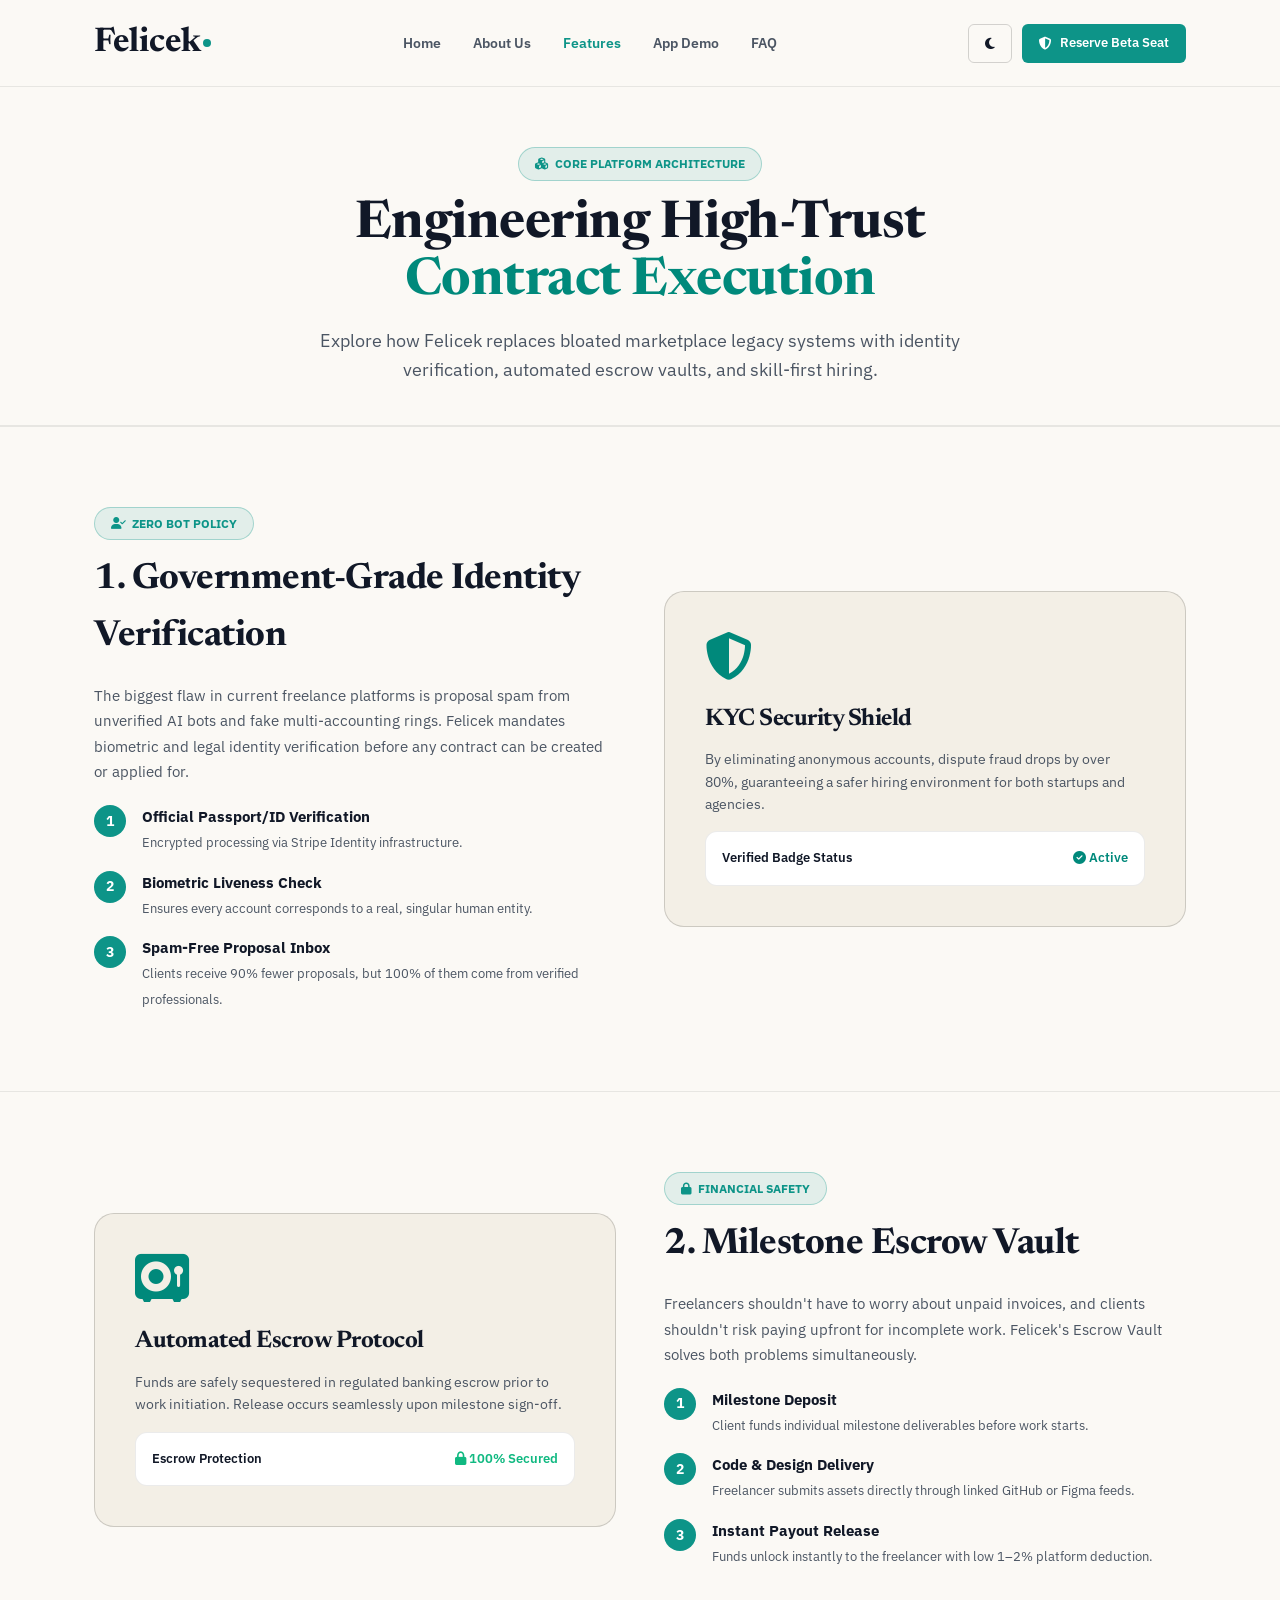
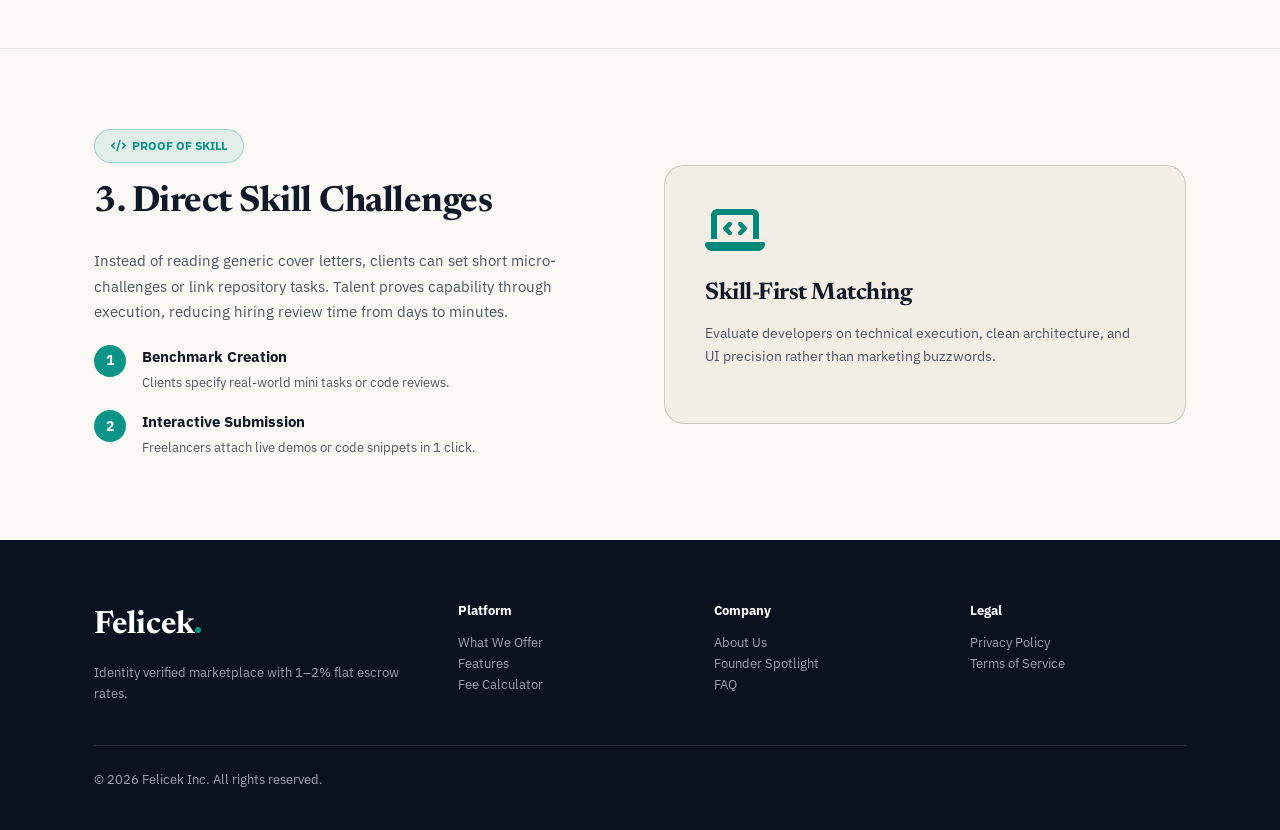
<file: features.html>
<!DOCTYPE html>
<html lang="en">
<head>
    <meta charset="UTF-8" />
    <meta name="viewport" content="width=device-width, initial-scale=1.0" />
    <title>Platform Features — Felicek</title>

    <!-- Typography & Icons -->
    <link rel="preconnect" href="https://fonts.googleapis.com" />
    <link rel="preconnect" href="https://fonts.gstatic.com" crossorigin />
    <link href="https://fonts.googleapis.com/css2?family=IBM+Plex+Sans:wght@400;500;600;700&family=Newsreader:opsz,wght@6..72,600;700&display=swap" rel="stylesheet" />
    <link rel="stylesheet" href="https://cdnjs.cloudflare.com/ajax/libs/font-awesome/6.5.0/css/all.min.css" />

    <style>
        /* ==========================================================================
           THEME SYSTEM & DESIGN VARIABLES
           ========================================================================== */
        :root {
            --bg-light: #fbf9f5;
            --bg-card: #f3efe6;
            --bg-card-inner: #ffffff;
            --bg-dark-footer: #0b111e;
            
            --text-main: #111827;
            --text-muted: #4b5563;
            --text-footer: #9ca3af;
            
            --brand-teal: #0d9488;
            --brand-teal-bright: #00897b;
            --accent-green: #10b981;
            
            --border-light: rgba(0, 0, 0, 0.08);
            --border-strong: rgba(0, 0, 0, 0.16);
            --border-teal: rgba(13, 148, 136, 0.3);
            
            --font-serif: 'Newsreader', serif;
            --font-sans: 'IBM Plex Sans', -apple-system, sans-serif;
            --max-width: 1140px;
            --transition-smooth: all 0.25s cubic-bezier(0.16, 1, 0.3, 1);
        }

        body.dark-mode {
            --bg-light: #0f172a;
            --bg-card: #1e293b;
            --bg-card-inner: #0f172a;
            --text-main: #f8fafc;
            --text-muted: #94a3b8;
            --border-light: rgba(255, 255, 255, 0.1);
            --border-strong: rgba(255, 255, 255, 0.2);
        }

        *, *::before, *::after { box-sizing: border-box; margin: 0; padding: 0; }
        html { scroll-behavior: smooth; }

        body {
            background-color: var(--bg-light);
            color: var(--text-main);
            font-family: var(--font-sans);
            font-weight: 400;
            line-height: 1.6;
            transition: background-color 0.3s ease, color 0.3s ease;
        }

        a { color: inherit; text-decoration: none; }
        ul { list-style: none; }

        .container {
            max-width: var(--max-width);
            margin: 0 auto;
            padding: 0 24px;
        }

        h1, h2, h3, h4, .serif-heading {
            font-family: var(--font-serif);
            font-weight: 700;
            letter-spacing: -0.5px;
        }

        .text-teal { color: var(--brand-teal-bright) !important; }

        .badge-pill {
            display: inline-flex;
            align-items: center;
            gap: 6px;
            padding: 6px 16px;
            background: rgba(13, 148, 136, 0.1);
            border: 1px solid var(--border-teal);
            border-radius: 99px;
            font-size: 12px;
            font-weight: 700;
            color: var(--brand-teal);
            text-transform: uppercase;
        }

        .btn {
            display: inline-flex;
            align-items: center;
            justify-content: center;
            gap: 8px;
            padding: 12px 22px;
            border-radius: 8px;
            font-size: 14px;
            font-weight: 600;
            border: 1px solid transparent;
            cursor: pointer;
            transition: var(--transition-smooth);
        }
        .btn-sm { padding: 8px 16px; font-size: 13px; border-radius: 6px; }
        .btn-teal { background: var(--brand-teal); color: #ffffff; }
        .btn-teal:hover { background: var(--brand-teal-bright); transform: translateY(-2px); }
        .btn-outline { background: transparent; border: 1px solid var(--border-strong); color: var(--text-main); }

        /* Header */
        header.site-header {
            position: sticky;
            top: 0;
            z-index: 100;
            background: var(--bg-light);
            border-bottom: 1px solid var(--border-light);
            padding: 16px 0;
        }
        .header-inner { display: flex; align-items: center; justify-content: space-between; }
        .logo { font-family: var(--font-serif); font-size: 34px; font-weight: 700; display: flex; align-items: center; }
        .logo .dot { width: 8px; height: 8px; background-color: var(--brand-teal); border-radius: 50%; display: inline-block; margin-left: 2px; }
        .nav-links { display: flex; gap: 32px; font-size: 14px; font-weight: 600; color: var(--text-muted); }
        .nav-links a:hover, .nav-links a.active { color: var(--brand-teal); }

        /* Page Banner */
        .page-banner {
            padding: 60px 0 40px 0;
            text-align: center;
            border-bottom: 1px solid var(--border-light);
        }
        .page-title { font-size: 52px; line-height: 1.1; margin: 16px 0; }
        .page-subtitle { font-size: 18px; color: var(--text-muted); max-width: 680px; margin: 0 auto; }

        /* Content Sections */
        .section-padding { padding: 80px 0; border-top: 1px solid var(--border-light); }
        .grid-2 { display: grid; grid-template-columns: 1fr 1fr; gap: 48px; align-items: center; }

        .feature-box {
            background: var(--bg-card);
            border: 1px solid var(--border-strong);
            border-radius: 20px;
            padding: 40px;
        }

        .step-list {
            margin-top: 20px;
            display: flex;
            flex-direction: column;
            gap: 16px;
        }

        .step-item {
            display: flex;
            gap: 16px;
            align-items: flex-start;
        }

        .step-num {
            width: 32px;
            height: 32px;
            background: var(--brand-teal);
            color: #fff;
            border-radius: 50%;
            display: flex;
            align-items: center;
            justify-content: center;
            font-weight: 700;
            font-size: 14px;
            flex-shrink: 0;
        }

        /* Footer */
        footer.site-footer {
            background-color: var(--bg-dark-footer);
            color: #ffffff;
            padding: 60px 0 40px 0;
        }
        .footer-grid { display: grid; grid-template-columns: 1.5fr 1fr 1fr 1fr; gap: 40px; padding-bottom: 40px; border-bottom: 1px solid rgba(255,255,255,0.1); }
        .footer-logo { font-family: var(--font-serif); font-size: 32px; font-weight: 700; color: #ffffff; margin-bottom: 12px; }
        .footer-logo .dot { width: 6px; height: 6px; background: var(--brand-teal); display: inline-block; border-radius: 50%; }

        @media (max-width: 900px) {
            .grid-2 { grid-template-columns: 1fr; }
            .footer-grid { grid-template-columns: 1fr 1fr; }
            .nav-links { display: none; }
        }
    </style>
</head>
<body>

    <!-- HEADER -->
    <header class="site-header">
        <div class="container header-inner">
            <a href="index.html" class="logo">Felicek<span class="dot"></span></a>
            
            <ul class="nav-links">
                <li><a href="index.html">Home</a></li>
                <li><a href="about.html">About Us</a></li>
                <li><a href="features.html" class="active">Features</a></li>
                <li><a href="index.html#demo">App Demo</a></li>
                <li><a href="index.html#faq">FAQ</a></li>
            </ul>

            <div style="display: flex; gap: 10px;">
                <button class="btn btn-outline btn-sm" id="themeToggleBtn"><i class="fas fa-moon"></i></button>
                <a href="index.html" class="btn btn-teal btn-sm"><i class="fas fa-shield-alt"></i> Reserve Beta Seat</a>
            </div>
        </div>
    </header>

    <!-- PAGE BANNER -->
    <section class="page-banner">
        <div class="container">
            <span class="badge-pill"><i class="fas fa-cubes"></i> Core Platform Architecture</span>
            <h1 class="page-title">Engineering High-Trust <br /><span class="text-teal">Contract Execution</span></h1>
            <p class="page-subtitle">
                Explore how Felicek replaces bloated marketplace legacy systems with identity verification, automated escrow vaults, and skill-first hiring.
            </p>
        </div>
    </section>

    <!-- FEATURE 1: KYC IDENTITY VERIFICATION -->
    <section class="section-padding">
        <div class="container">
            <div class="grid-2">
                <div>
                    <span class="badge-pill" style="margin-bottom: 12px;"><i class="fas fa-user-check"></i> Zero Bot Policy</span>
                    <h2 style="font-size: 36px; margin-bottom: 16px;">1. Government-Grade Identity Verification</h2>
                    <p style="color: var(--text-muted); font-size: 15px; line-height: 1.7;">
                        The biggest flaw in current freelance platforms is proposal spam from unverified AI bots and fake multi-accounting rings. Felicek mandates biometric and legal identity verification before any contract can be created or applied for.
                    </p>
                    <div class="step-list">
                        <div class="step-item">
                            <div class="step-num">1</div>
                            <div>
                                <strong style="display: block; font-size: 15px;">Official Passport/ID Verification</strong>
                                <span style="font-size: 13px; color: var(--text-muted);">Encrypted processing via Stripe Identity infrastructure.</span>
                            </div>
                        </div>
                        <div class="step-item">
                            <div class="step-num">2</div>
                            <div>
                                <strong style="display: block; font-size: 15px;">Biometric Liveness Check</strong>
                                <span style="font-size: 13px; color: var(--text-muted);">Ensures every account corresponds to a real, singular human entity.</span>
                            </div>
                        </div>
                        <div class="step-item">
                            <div class="step-num">3</div>
                            <div>
                                <strong style="display: block; font-size: 15px;">Spam-Free Proposal Inbox</strong>
                                <span style="font-size: 13px; color: var(--text-muted);">Clients receive 90% fewer proposals, but 100% of them come from verified professionals.</span>
                            </div>
                        </div>
                    </div>
                </div>
                <div class="feature-box">
                    <i class="fas fa-shield-halved text-teal" style="font-size: 48px; margin-bottom: 20px;"></i>
                    <h3 style="font-size: 24px; margin-bottom: 10px;">KYC Security Shield</h3>
                    <p style="color: var(--text-muted); font-size: 14px; margin-bottom: 16px;">
                        By eliminating anonymous accounts, dispute fraud drops by over 80%, guaranteeing a safer hiring environment for both startups and agencies.
                    </p>
                    <div style="background: var(--bg-card-inner); padding: 16px; border-radius: 12px; border: 1px solid var(--border-light);">
                        <div style="display: flex; justify-content: space-between; font-size: 13px; font-weight: 600;">
                            <span>Verified Badge Status</span>
                            <span class="text-teal"><i class="fas fa-check-circle"></i> Active</span>
                        </div>
                    </div>
                </div>
            </div>
        </div>
    </section>

    <!-- FEATURE 2: MILESTONE ESCROW VAULT -->
    <section class="section-padding">
        <div class="container">
            <div class="grid-2">
                <div class="feature-box">
                    <i class="fas fa-vault text-teal" style="font-size: 48px; margin-bottom: 20px;"></i>
                    <h3 style="font-size: 24px; margin-bottom: 10px;">Automated Escrow Protocol</h3>
                    <p style="color: var(--text-muted); font-size: 14px; margin-bottom: 16px;">
                        Funds are safely sequestered in regulated banking escrow prior to work initiation. Release occurs seamlessly upon milestone sign-off.
                    </p>
                    <div style="background: var(--bg-card-inner); padding: 16px; border-radius: 12px; border: 1px solid var(--border-light);">
                        <div style="display: flex; justify-content: space-between; font-size: 13px; font-weight: 600;">
                            <span>Escrow Protection</span>
                            <span style="color: var(--accent-green);"><i class="fas fa-lock"></i> 100% Secured</span>
                        </div>
                    </div>
                </div>
                <div>
                    <span class="badge-pill" style="margin-bottom: 12px;"><i class="fas fa-lock"></i> Financial Safety</span>
                    <h2 style="font-size: 36px; margin-bottom: 16px;">2. Milestone Escrow Vault</h2>
                    <p style="color: var(--text-muted); font-size: 15px; line-height: 1.7;">
                        Freelancers shouldn't have to worry about unpaid invoices, and clients shouldn't risk paying upfront for incomplete work. Felicek's Escrow Vault solves both problems simultaneously.
                    </p>
                    <div class="step-list">
                        <div class="step-item">
                            <div class="step-num">1</div>
                            <div>
                                <strong style="display: block; font-size: 15px;">Milestone Deposit</strong>
                                <span style="font-size: 13px; color: var(--text-muted);">Client funds individual milestone deliverables before work starts.</span>
                            </div>
                        </div>
                        <div class="step-item">
                            <div class="step-num">2</div>
                            <div>
                                <strong style="display: block; font-size: 15px;">Code & Design Delivery</strong>
                                <span style="font-size: 13px; color: var(--text-muted);">Freelancer submits assets directly through linked GitHub or Figma feeds.</span>
                            </div>
                        </div>
                        <div class="step-item">
                            <div class="step-num">3</div>
                            <div>
                                <strong style="display: block; font-size: 15px;">Instant Payout Release</strong>
                                <span style="font-size: 13px; color: var(--text-muted);">Funds unlock instantly to the freelancer with low 1–2% platform deduction.</span>
                            </div>
                        </div>
                    </div>
                </div>
            </div>
        </div>
    </section>

    <!-- FEATURE 3: DIRECT SKILL CHALLENGES -->
    <section class="section-padding">
        <div class="container">
            <div class="grid-2">
                <div>
                    <span class="badge-pill" style="margin-bottom: 12px;"><i class="fas fa-code"></i> Proof of Skill</span>
                    <h2 style="font-size: 36px; margin-bottom: 16px;">3. Direct Skill Challenges</h2>
                    <p style="color: var(--text-muted); font-size: 15px; line-height: 1.7;">
                        Instead of reading generic cover letters, clients can set short micro-challenges or link repository tasks. Talent proves capability through execution, reducing hiring review time from days to minutes.
                    </p>
                    <div class="step-list">
                        <div class="step-item">
                            <div class="step-num">1</div>
                            <div>
                                <strong style="display: block; font-size: 15px;">Benchmark Creation</strong>
                                <span style="font-size: 13px; color: var(--text-muted);">Clients specify real-world mini tasks or code reviews.</span>
                            </div>
                        </div>
                        <div class="step-item">
                            <div class="step-num">2</div>
                            <div>
                                <strong style="display: block; font-size: 15px;">Interactive Submission</strong>
                                <span style="font-size: 13px; color: var(--text-muted);">Freelancers attach live demos or code snippets in 1 click.</span>
                            </div>
                        </div>
                    </div>
                </div>
                <div class="feature-box">
                    <i class="fas fa-laptop-code text-teal" style="font-size: 48px; margin-bottom: 20px;"></i>
                    <h3 style="font-size: 24px; margin-bottom: 10px;">Skill-First Matching</h3>
                    <p style="color: var(--text-muted); font-size: 14px; margin-bottom: 16px;">
                        Evaluate developers on technical execution, clean architecture, and UI precision rather than marketing buzzwords.
                    </p>
                </div>
            </div>
        </div>
    </section>

    <!-- FOOTER -->
    <footer class="site-footer">
        <div class="container">
            <div class="footer-grid">
                <div>
                    <div class="footer-logo">Felicek<span class="dot"></span></div>
                    <p style="font-size: 13px; color: var(--text-footer);">Identity verified marketplace with 1–2% flat escrow rates.</p>
                </div>
                <div>
                    <h5 style="margin-bottom: 12px;">Platform</h5>
                    <ul style="font-size: 13px; color: var(--text-footer);">
                        <li><a href="index.html#offer">What We Offer</a></li>
                        <li><a href="features.html">Features</a></li>
                        <li><a href="index.html#calculator">Fee Calculator</a></li>
                    </ul>
                </div>
                <div>
                    <h5 style="margin-bottom: 12px;">Company</h5>
                    <ul style="font-size: 13px; color: var(--text-footer);">
                        <li><a href="about.html">About Us</a></li>
                        <li><a href="index.html#founder">Founder Spotlight</a></li>
                        <li><a href="index.html#faq">FAQ</a></li>
                    </ul>
                </div>
                <div>
                    <h5 style="margin-bottom: 12px;">Legal</h5>
                    <ul style="font-size: 13px; color: var(--text-footer);">
                        <li><a href="#">Privacy Policy</a></li>
                        <li><a href="#">Terms of Service</a></li>
                    </ul>
                </div>
            </div>
            <div style="display: flex; justify-content: space-between; margin-top: 24px; font-size: 13px; color: var(--text-footer);">
                <span>© 2026 Felicek Inc. All rights reserved.</span>
            </div>
        </div>
    </footer>

    <!-- INTERACTIVE SCRIPTS -->
    <script>
        // Theme Toggle
        document.getElementById('themeToggleBtn').addEventListener('click', () => {
            document.body.classList.toggle('dark-mode');
        });
    </script>
</body>
</html>
</file>
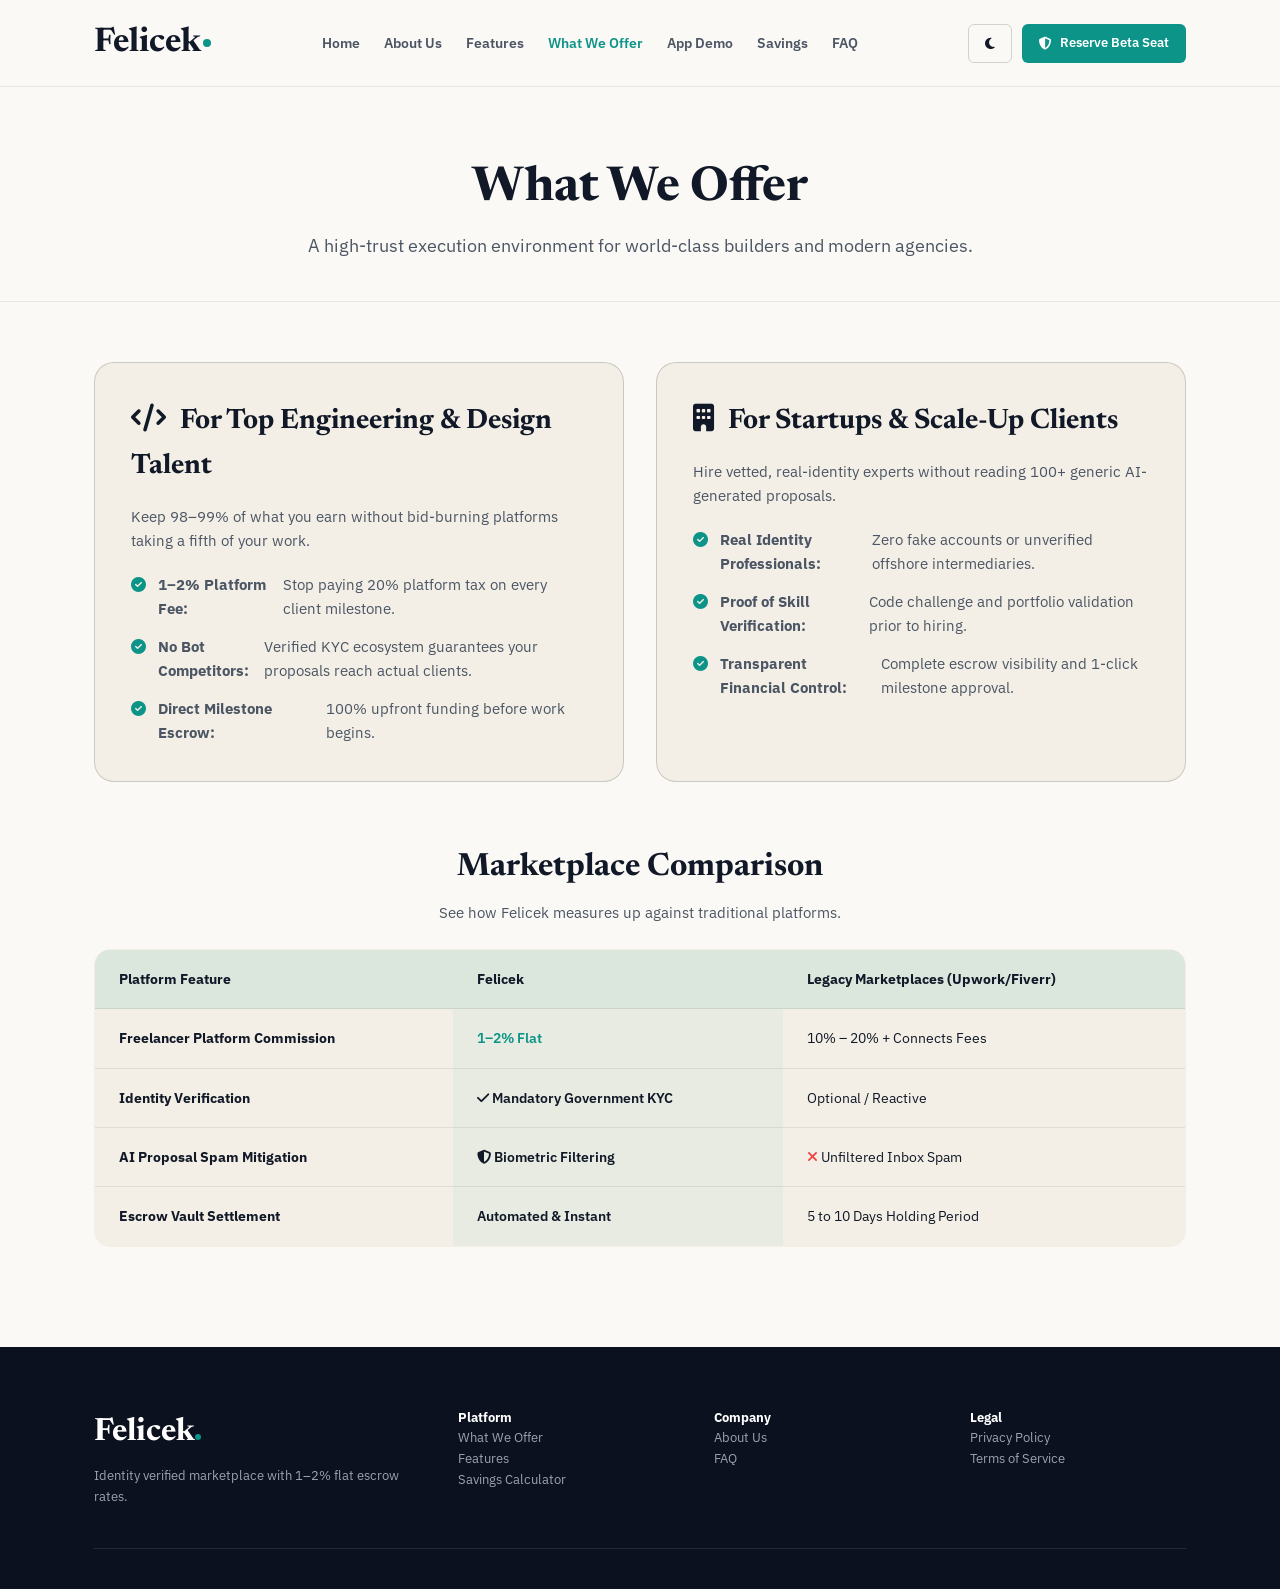
<file: offer.html>
<!DOCTYPE html>
<html lang="en">
<head>
    <meta charset="UTF-8" />
    <meta name="viewport" content="width=device-width, initial-scale=1.0" />
    <title>What We Offer — Felicek</title>

    <!-- Typography & Icons -->
    <link rel="preconnect" href="https://fonts.googleapis.com" />
    <link rel="preconnect" href="https://fonts.gstatic.com" crossorigin />
    <link href="https://fonts.googleapis.com/css2?family=IBM+Plex+Sans:wght@400;500;600;700&family=Newsreader:opsz,wght@6..72,600;700&display=swap" rel="stylesheet" />
    <link rel="stylesheet" href="https://cdnjs.cloudflare.com/ajax/libs/font-awesome/6.5.0/css/all.min.css" />

    <style>
        :root {
            --bg-light: #fbf9f5;
            --bg-card: #f3efe6;
            --bg-card-inner: #ffffff;
            --bg-dark-footer: #0b111e;
            --text-main: #111827;
            --text-muted: #4b5563;
            --text-footer: #9ca3af;
            --brand-teal: #0d9488;
            --brand-teal-bright: #00897b;
            --accent-green: #10b981;
            --border-light: rgba(0, 0, 0, 0.08);
            --border-strong: rgba(0, 0, 0, 0.16);
            --border-teal: rgba(13, 148, 136, 0.3);
            --font-serif: 'Newsreader', serif;
            --font-sans: 'IBM Plex Sans', -apple-system, sans-serif;
            --max-width: 1140px;
            --transition-smooth: all 0.25s cubic-bezier(0.16, 1, 0.3, 1);
        }

        body.dark-mode {
            --bg-light: #0f172a;
            --bg-card: #1e293b;
            --bg-card-inner: #0f172a;
            --text-main: #f8fafc;
            --text-muted: #94a3b8;
            --border-light: rgba(255, 255, 255, 0.1);
            --border-strong: rgba(255, 255, 255, 0.2);
        }

        *, *::before, *::after { box-sizing: border-box; margin: 0; padding: 0; }
        body { background-color: var(--bg-light); color: var(--text-main); font-family: var(--font-sans); line-height: 1.6; }
        a { color: inherit; text-decoration: none; }
        ul { list-style: none; }
        .container { max-width: var(--max-width); margin: 0 auto; padding: 0 24px; }

        .btn {
            display: inline-flex; align-items: center; justify-content: center; gap: 8px;
            padding: 10px 20px; border-radius: 8px; font-size: 14px; font-weight: 600;
            border: 1px solid transparent; cursor: pointer; transition: var(--transition-smooth);
        }
        .btn-sm { padding: 8px 16px; font-size: 13px; border-radius: 6px; }
        .btn-teal { background: var(--brand-teal); color: #ffffff; }
        .btn-teal:hover { background: var(--brand-teal-bright); }
        .btn-outline { background: transparent; border: 1px solid var(--border-strong); color: var(--text-main); }

        /* Header */
        header.site-header {
            position: sticky; top: 0; z-index: 100;
            background: var(--bg-light); border-bottom: 1px solid var(--border-light);
            padding: 16px 0;
        }
        .header-inner { display: flex; align-items: center; justify-content: space-between; }
        .logo { font-family: var(--font-serif); font-size: 34px; font-weight: 700; display: flex; align-items: center; }
        .logo .dot { width: 8px; height: 8px; background-color: var(--brand-teal); border-radius: 50%; display: inline-block; margin-left: 2px; }
        .nav-links { display: flex; gap: 24px; font-size: 14px; font-weight: 600; color: var(--text-muted); }
        .nav-links a:hover, .nav-links a.active { color: var(--brand-teal); }

        /* Banner */
        .page-banner { padding: 60px 0 40px 0; text-align: center; border-bottom: 1px solid var(--border-light); }
        .page-title { font-family: var(--font-serif); font-size: 48px; line-height: 1.1; margin: 16px 0; }
        .page-subtitle { font-size: 18px; color: var(--text-muted); max-width: 680px; margin: 0 auto; }

        /* Offer Cards */
        .grid-2 { display: grid; grid-template-columns: 1fr 1fr; gap: 32px; margin: 60px 0; }
        .offer-card {
            background: var(--bg-card);
            border: 1px solid var(--border-strong);
            border-radius: 20px;
            padding: 36px;
        }
        .offer-card h3 { font-family: var(--font-serif); font-size: 28px; margin-bottom: 16px; }
        .offer-list { margin-top: 20px; display: flex; flex-direction: column; gap: 14px; }
        .offer-list li { display: flex; align-items: flex-start; gap: 12px; font-size: 15px; color: var(--text-muted); }
        .offer-list i { color: var(--brand-teal); margin-top: 4px; }

        /* Comparison Table */
        .table-section { margin: 60px 0 100px 0; }
        .comp-table {
            width: 100%; border-collapse: collapse; margin-top: 24px;
            background: var(--bg-card); border-radius: 16px; overflow: hidden;
            border: 1px solid var(--border-strong);
        }
        .comp-table th, .comp-table td { padding: 18px 24px; text-align: left; border-bottom: 1px solid var(--border-light); font-size: 14px; }
        .comp-table th { background: rgba(13, 148, 136, 0.1); font-weight: 700; color: var(--text-main); }
        .highlight-col { background: rgba(13, 148, 136, 0.05); font-weight: 600; }

        /* Footer */
        footer.site-footer { background-color: var(--bg-dark-footer); color: #ffffff; padding: 60px 0 40px 0; }
        .footer-grid { display: grid; grid-template-columns: 1.5fr 1fr 1fr 1fr; gap: 40px; padding-bottom: 40px; border-bottom: 1px solid rgba(255,255,255,0.1); }
        .footer-logo { font-family: var(--font-serif); font-size: 32px; font-weight: 700; color: #ffffff; }
        .footer-logo .dot { width: 6px; height: 6px; background: var(--brand-teal); display: inline-block; border-radius: 50%; }

        @media (max-width: 900px) {
            .grid-2 { grid-template-columns: 1fr; }
            .footer-grid { grid-template-columns: 1fr 1fr; }
            .nav-links { display: none; }
        }
    </style>
</head>
<body>

    <header class="site-header">
        <div class="container header-inner">
            <a href="index.html" class="logo">Felicek<span class="dot"></span></a>
            <ul class="nav-links">
                <li><a href="index.html">Home</a></li>
                <li><a href="about.html">About Us</a></li>
                <li><a href="features.html">Features</a></li>
                <li><a href="offer.html" class="active">What We Offer</a></li>
                <li><a href="demo.html">App Demo</a></li>
                <li><a href="calculator.html">Savings</a></li>
                <li><a href="faq.html">FAQ</a></li>
            </ul>
            <div style="display: flex; gap: 10px;">
                <button class="btn btn-outline btn-sm" id="themeToggleBtn"><i class="fas fa-moon"></i></button>
                <a href="index.html" class="btn btn-teal btn-sm"><i class="fas fa-shield-alt"></i> Reserve Beta Seat</a>
            </div>
        </div>
    </header>

    <section class="page-banner">
        <div class="container">
            <h1 class="page-title">What We Offer</h1>
            <p class="page-subtitle">A high-trust execution environment for world-class builders and modern agencies.</p>
        </div>
    </section>

    <div class="container">
        <!-- Dual Offer Grid -->
        <div class="grid-2">
            <div class="offer-card">
                <h3><i class="fas fa-code text-teal" style="margin-right: 8px;"></i> For Top Engineering & Design Talent</h3>
                <p style="color: var(--text-muted); font-size: 15px;">Keep 98–99% of what you earn without bid-burning platforms taking a fifth of your work.</p>
                <ul class="offer-list">
                    <li><i class="fas fa-check-circle"></i> <strong>1–2% Platform Fee:</strong> Stop paying 20% platform tax on every client milestone.</li>
                    <li><i class="fas fa-check-circle"></i> <strong>No Bot Competitors:</strong> Verified KYC ecosystem guarantees your proposals reach actual clients.</li>
                    <li><i class="fas fa-check-circle"></i> <strong>Direct Milestone Escrow:</strong> 100% upfront funding before work begins.</li>
                </ul>
            </div>

            <div class="offer-card">
                <h3><i class="fas fa-building text-teal" style="margin-right: 8px;"></i> For Startups & Scale-Up Clients</h3>
                <p style="color: var(--text-muted); font-size: 15px;">Hire vetted, real-identity experts without reading 100+ generic AI-generated proposals.</p>
                <ul class="offer-list">
                    <li><i class="fas fa-check-circle"></i> <strong>Real Identity Professionals:</strong> Zero fake accounts or unverified offshore intermediaries.</li>
                    <li><i class="fas fa-check-circle"></i> <strong>Proof of Skill Verification:</strong> Code challenge and portfolio validation prior to hiring.</li>
                    <li><i class="fas fa-check-circle"></i> <strong>Transparent Financial Control:</strong> Complete escrow visibility and 1-click milestone approval.</li>
                </ul>
            </div>
        </div>

        <!-- Comparison Table -->
        <div class="table-section">
            <h2 style="font-family: var(--font-serif); font-size: 32px; text-align: center; margin-bottom: 8px;">Marketplace Comparison</h2>
            <p style="text-align: center; color: var(--text-muted); font-size: 15px;">See how Felicek measures up against traditional platforms.</p>

            <table class="comp-table">
                <thead>
                    <tr>
                        <th>Platform Feature</th>
                        <th class="highlight-col">Felicek</th>
                        <th>Legacy Marketplaces (Upwork/Fiverr)</th>
                    </tr>
                </thead>
                <tbody>
                    <tr>
                        <td><strong>Freelancer Platform Commission</strong></td>
                        <td class="highlight-col" style="color: var(--brand-teal);">1–2% Flat</td>
                        <td>10% – 20% + Connects Fees</td>
                    </tr>
                    <tr>
                        <td><strong>Identity Verification</strong></td>
                        <td class="highlight-col"><i class="fas fa-check text-teal"></i> Mandatory Government KYC</td>
                        <td>Optional / Reactive</td>
                    </tr>
                    <tr>
                        <td><strong>AI Proposal Spam Mitigation</strong></td>
                        <td class="highlight-col"><i class="fas fa-shield-halved text-teal"></i> Biometric Filtering</td>
                        <td><i class="fas fa-times" style="color: #ef4444;"></i> Unfiltered Inbox Spam</td>
                    </tr>
                    <tr>
                        <td><strong>Escrow Vault Settlement</strong></td>
                        <td class="highlight-col">Automated & Instant</td>
                        <td>5 to 10 Days Holding Period</td>
                    </tr>
                </tbody>
            </table>
        </div>
    </div>

    <footer class="site-footer">
        <div class="container">
            <div class="footer-grid">
                <div>
                    <div class="footer-logo">Felicek<span class="dot"></span></div>
                    <p style="font-size: 13px; color: var(--text-footer); margin-top: 8px;">Identity verified marketplace with 1–2% flat escrow rates.</p>
                </div>
                <div>
                    <h5>Platform</h5>
                    <ul style="font-size: 13px; color: var(--text-footer);">
                        <li><a href="offer.html">What We Offer</a></li>
                        <li><a href="features.html">Features</a></li>
                        <li><a href="calculator.html">Savings Calculator</a></li>
                    </ul>
                </div>
                <div>
                    <h5>Company</h5>
                    <ul style="font-size: 13px; color: var(--text-footer);">
                        <li><a href="about.html">About Us</a></li>
                        <li><a href="faq.html">FAQ</a></li>
                    </ul>
                </div>
                <div>
                    <h5>Legal</h5>
                    <ul style="font-size: 13px; color: var(--text-footer);">
                        <li><a href="privacy.html">Privacy Policy</a></li>
                        <li><a href="terms.html">Terms of Service</a></li>
                    </ul>
                </div>
            </div>
        </div>
    </footer>

    <script>
        document.getElementById('themeToggleBtn').addEventListener('click', () => {
            document.body.classList.toggle('dark-mode');
        });
    </script>
</body>
</html>
</file>
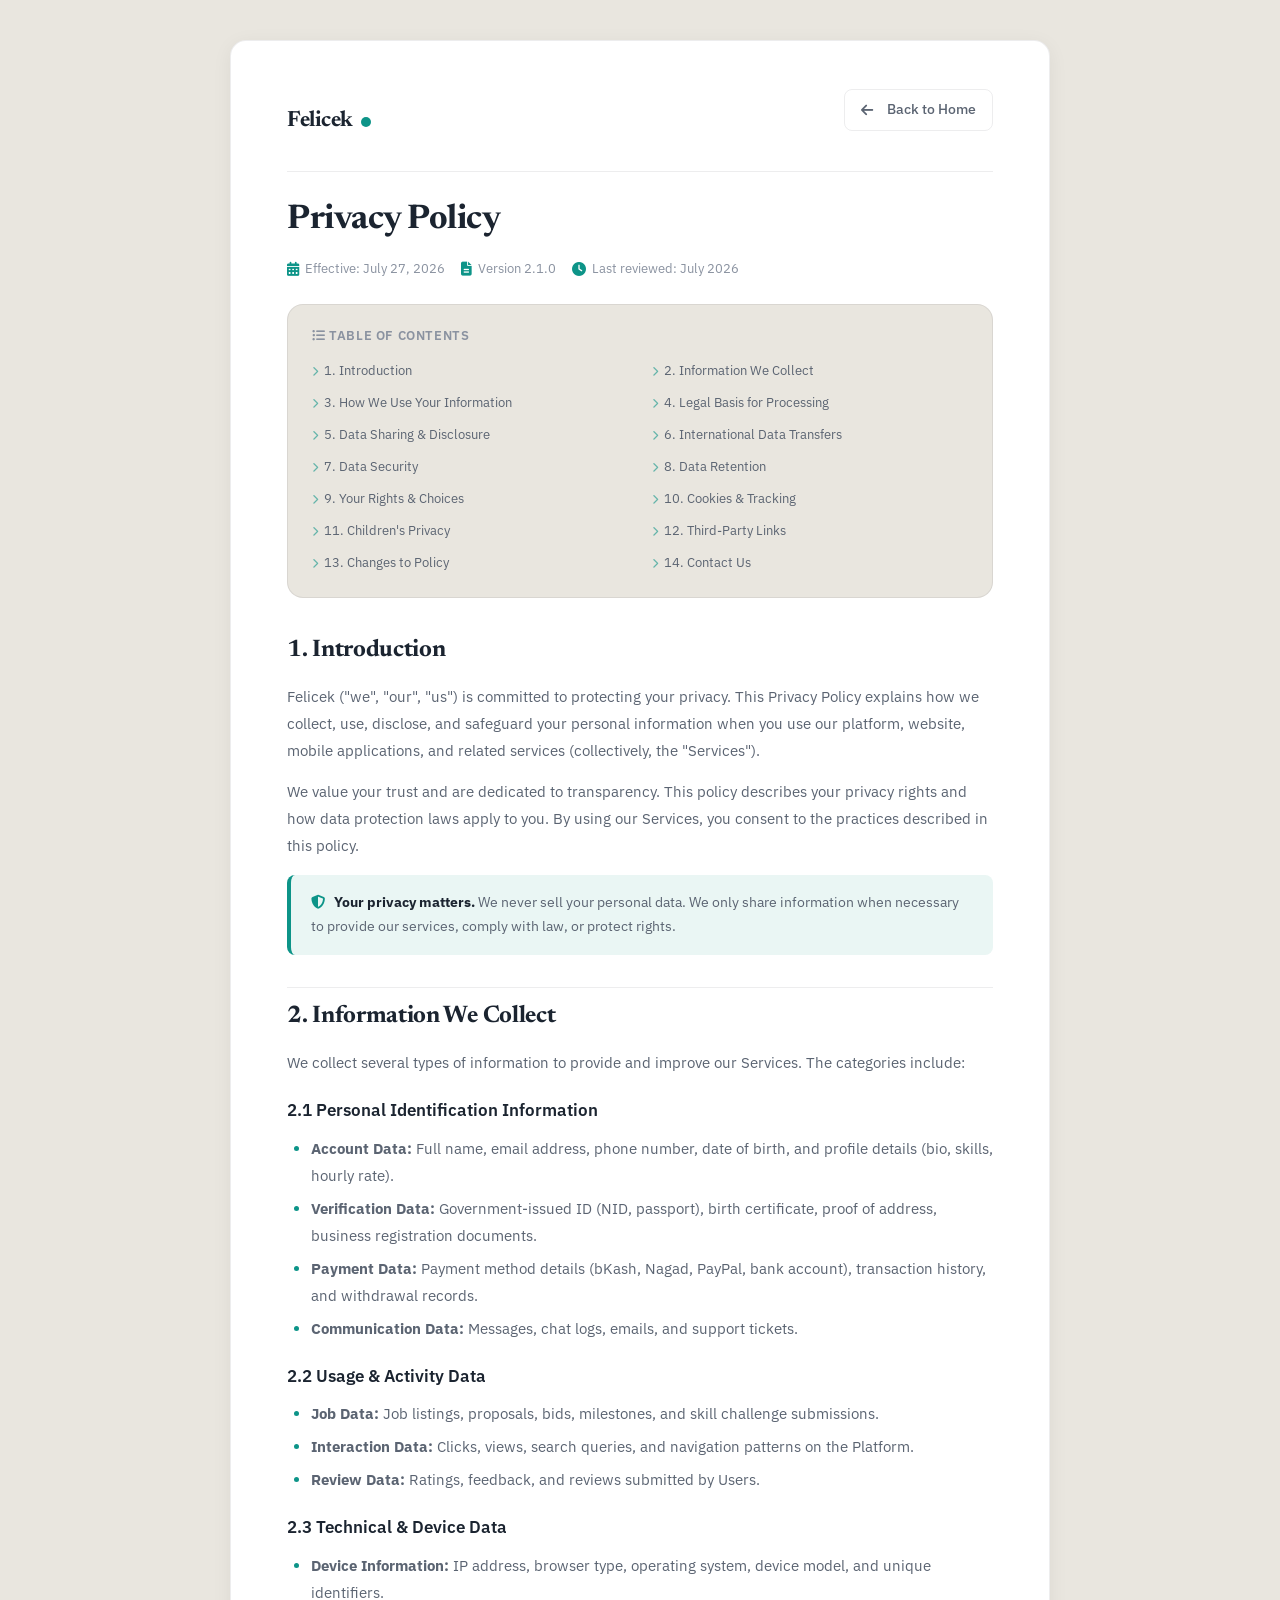
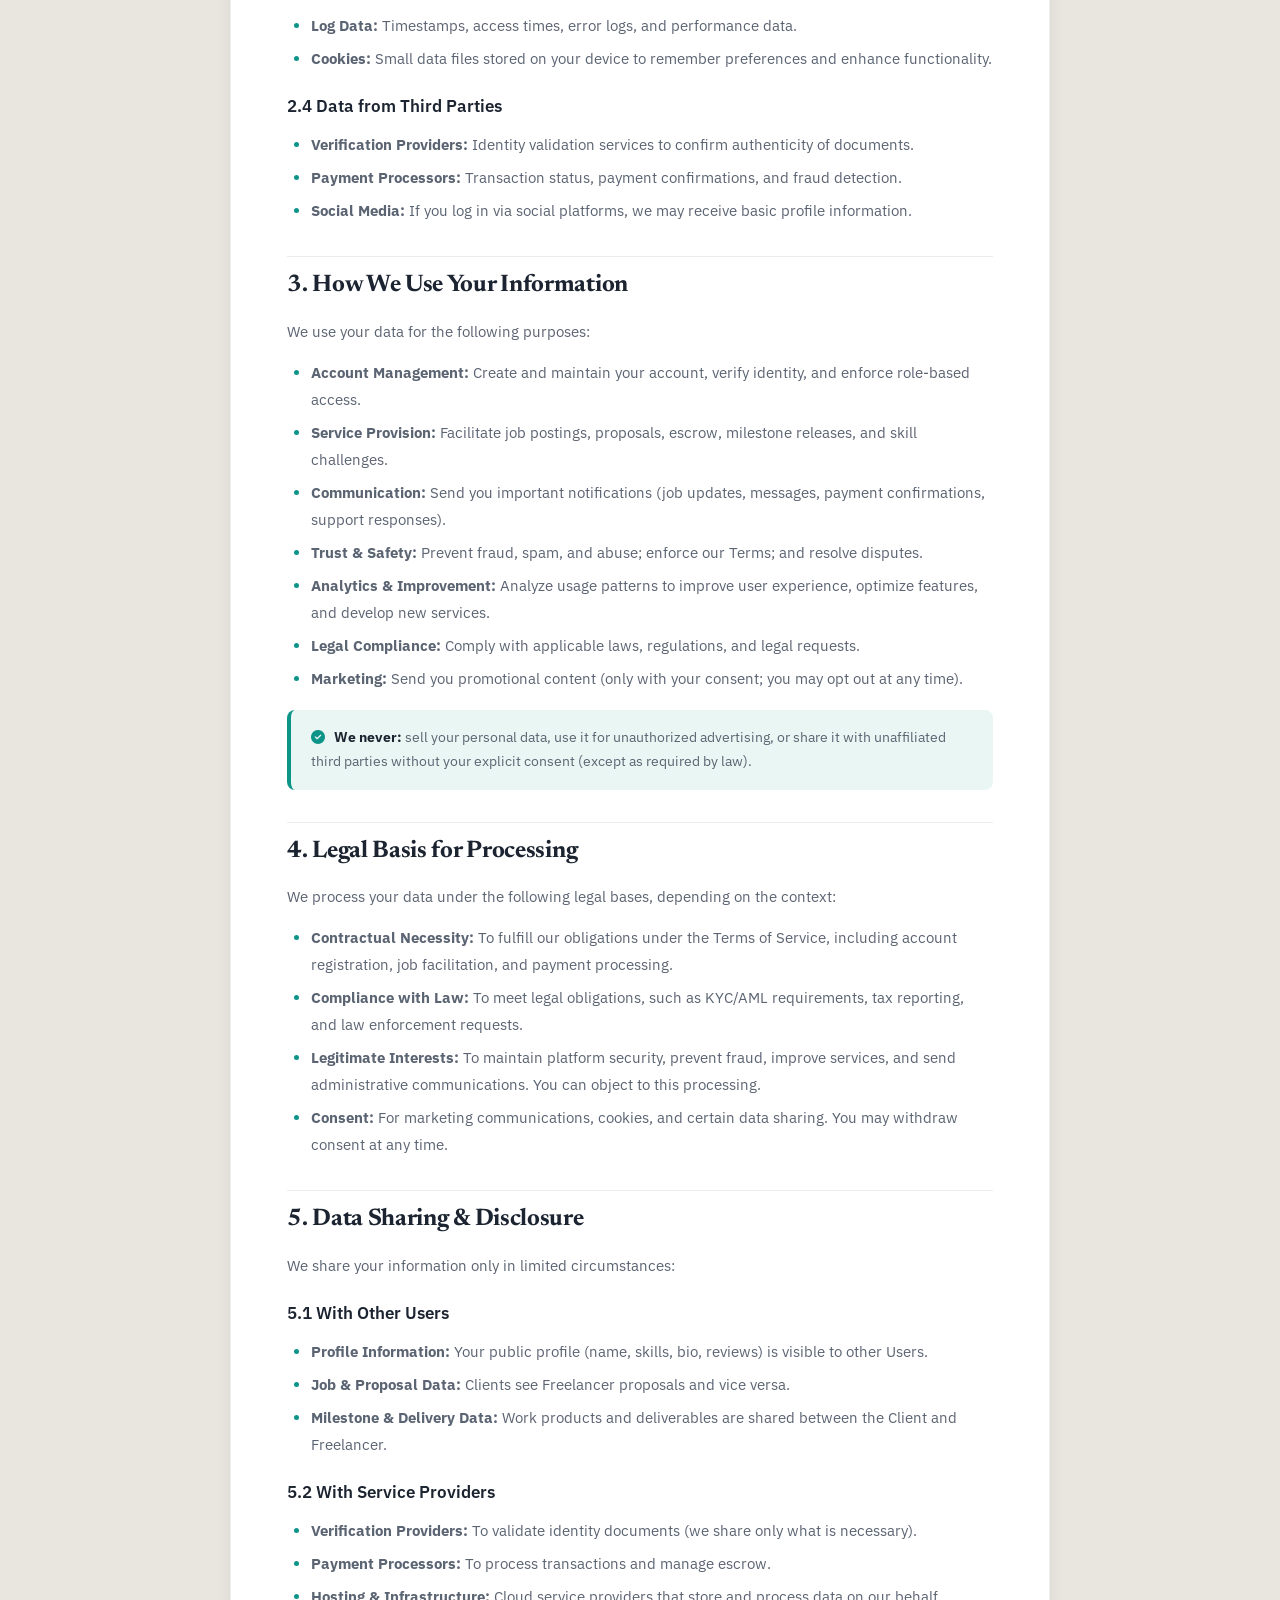
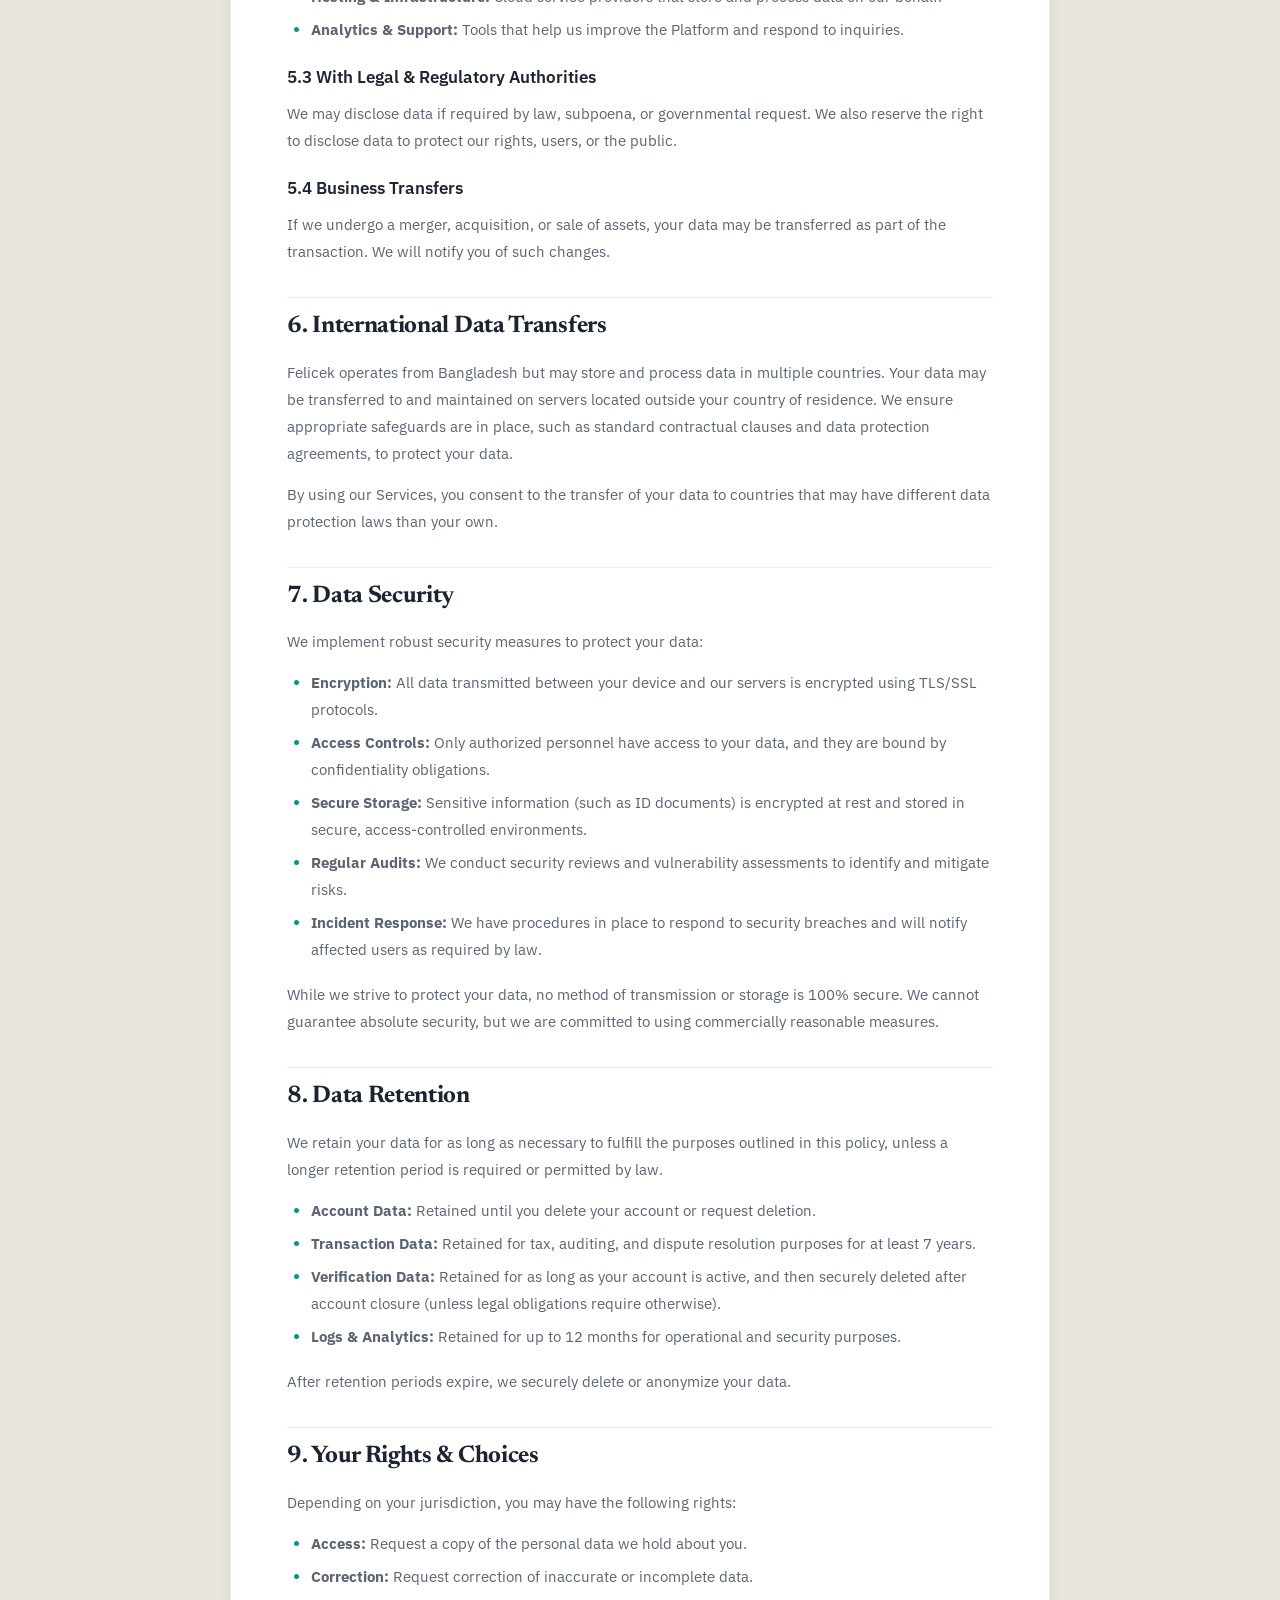
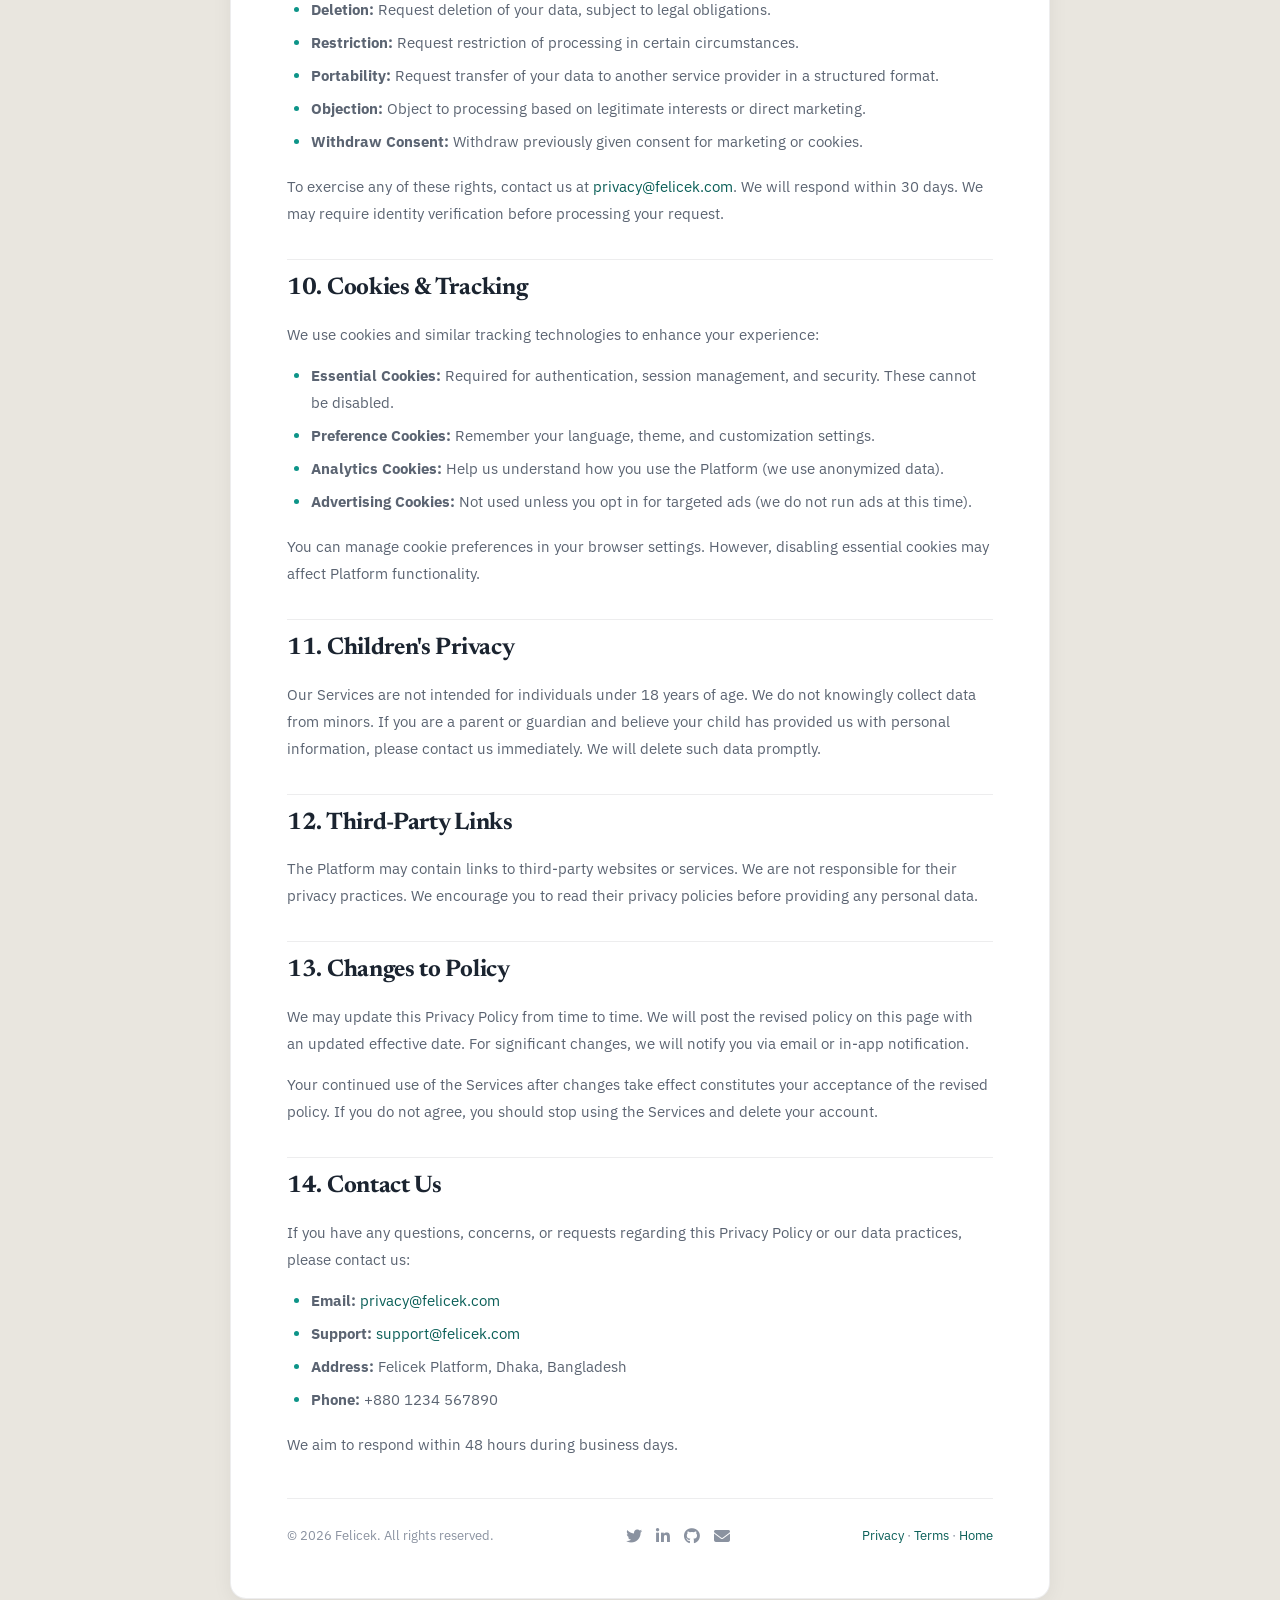
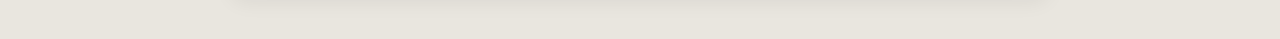
<file: privacy.html>
<!DOCTYPE html>
<html lang="en">
<head>
    <meta charset="UTF-8" />
    <meta name="viewport" content="width=device-width, initial-scale=1.0" />
    <title>Privacy Policy — Felicek</title>
    <link rel="preconnect" href="https://fonts.googleapis.com" />
    <link rel="preconnect" href="https://fonts.gstatic.com" crossorigin />
    <link href="https://fonts.googleapis.com/css2?family=Newsreader:opsz,wght@6..72,500;6..72,600;6..72,700&family=IBM+Plex+Sans:wght@400;500;600;700&display=swap" rel="stylesheet" />
    <link rel="stylesheet" href="https://cdnjs.cloudflare.com/ajax/libs/font-awesome/6.5.0/css/all.min.css" />
    <link rel="stylesheet" href="style.css" />

    <style>
        /* ── Reset & Base ── */
        * {
            margin: 0;
            padding: 0;
            box-sizing: border-box;
        }

        :root {
            --bg-page: #e9e6df;
            --surface: #f7f5f0;
            --surface-white: #ffffff;
            --text-primary: #1b2430;
            --text-secondary: #5b6472;
            --text-muted: #8a92a0;
            --brand-teal: #0d9488;
            --brand-teal-dark: #0a5f58;
            --brand-teal-light: #eaf6f4;
            --brand-navy: #1c2534;
            --brand-purple: #8659c9;
            --brand-purple-light: #f1eafb;
            --brand-blue: #2f5fa8;
            --border-subtle: rgba(27, 36, 48, 0.08);
            --radius-card: 16px;
            --radius-btn: 8px;
            --shadow-card: 0 4px 20px rgba(0, 0, 0, 0.06);
            --font-sans: 'IBM Plex Sans', system-ui, -apple-system, sans-serif;
            --font-serif: 'Newsreader', Georgia, serif;
            --transition: 0.25s ease;
        }

        html {
            scroll-behavior: smooth;
        }

        body {
            font-family: var(--font-sans);
            background: var(--bg-page);
            color: var(--text-primary);
            line-height: 1.7;
            -webkit-font-smoothing: antialiased;
            padding: 40px 20px;
        }

        ::-webkit-scrollbar {
            display: none;
        }

        a {
            color: var(--brand-teal-dark);
            text-decoration: none;
        }

        a:hover {
            color: var(--brand-teal);
        }

        /* ─── Container ─── */
        .legal-container {
            max-width: 820px;
            margin: 0 auto;
            background: var(--surface-white);
            border-radius: var(--radius-card);
            padding: 48px 56px;
            box-shadow: var(--shadow-card);
            border: 1px solid var(--border-subtle);
            position: relative;
        }

        /* ─── Header ─── */
        .legal-header {
            display: flex;
            align-items: center;
            justify-content: space-between;
            margin-bottom: 8px;
            padding-bottom: 16px;
            border-bottom: 1px solid var(--border-subtle);
            flex-wrap: wrap;
            gap: 12px;
        }

        .legal-header .logo {
            font-family: var(--font-serif);
            font-size: 22px;
            font-weight: 700;
            color: var(--text-primary);
            letter-spacing: -0.5px;
            display: flex;
            align-items: center;
            gap: 8px;
        }

        .legal-header .logo .dot {
            width: 10px;
            height: 10px;
            border-radius: 50%;
            background: var(--brand-teal);
            display: inline-block;
        }

        .legal-header .back-link {
            display: inline-flex;
            align-items: center;
            gap: 8px;
            color: var(--text-secondary);
            font-weight: 500;
            font-size: 14px;
            padding: 8px 16px;
            border-radius: var(--radius-btn);
            border: 1px solid var(--border-subtle);
            transition: var(--transition);
        }

        .legal-header .back-link:hover {
            border-color: var(--brand-teal);
            color: var(--brand-teal);
            background: var(--brand-teal-light);
        }

        /* ─── Title ─── */
        .legal-title {
            margin: 20px 0 8px;
        }

        .legal-title h1 {
            font-family: var(--font-serif);
            font-size: 34px;
            font-weight: 700;
            letter-spacing: -0.5px;
            color: var(--text-primary);
        }

        .legal-title .meta {
            display: flex;
            flex-wrap: wrap;
            gap: 16px;
            margin-top: 6px;
            font-size: 13px;
            color: var(--text-muted);
        }

        .legal-title .meta span {
            display: inline-flex;
            align-items: center;
            gap: 6px;
        }

        .legal-title .meta i {
            font-size: 14px;
            color: var(--brand-teal);
        }

        /* ─── Table of Contents ─── */
        .toc {
            background: var(--bg-page);
            border-radius: var(--radius-card);
            padding: 20px 24px;
            margin: 24px 0 32px;
            border: 1px solid var(--border-subtle);
        }

        .toc h3 {
            font-size: 13px;
            text-transform: uppercase;
            letter-spacing: 0.6px;
            color: var(--text-muted);
            font-weight: 600;
            margin-bottom: 10px;
        }

        .toc-grid {
            display: grid;
            grid-template-columns: repeat(2, 1fr);
            gap: 4px 24px;
        }

        .toc-grid a {
            font-size: 13px;
            color: var(--text-secondary);
            padding: 3px 0;
            display: flex;
            align-items: center;
            gap: 6px;
            transition: var(--transition);
        }

        .toc-grid a:hover {
            color: var(--brand-teal);
        }

        .toc-grid a i {
            font-size: 10px;
            color: var(--brand-teal);
            opacity: 0.6;
        }

        /* ─── Content ─── */
        .legal-content h2 {
            font-family: var(--font-serif);
            font-size: 24px;
            font-weight: 700;
            margin: 32px 0 12px;
            color: var(--text-primary);
            letter-spacing: -0.3px;
            padding-top: 8px;
            border-top: 1px solid var(--border-subtle);
        }

        .legal-content h2:first-of-type {
            border-top: none;
            padding-top: 0;
        }

        .legal-content h3 {
            font-size: 17px;
            font-weight: 600;
            margin: 20px 0 8px;
            color: var(--text-primary);
        }

        .legal-content p {
            margin-bottom: 14px;
            color: var(--text-secondary);
            font-size: 15px;
            line-height: 1.8;
        }

        .legal-content ul,
        .legal-content ol {
            margin: 10px 0 18px 24px;
            color: var(--text-secondary);
            font-size: 15px;
            line-height: 1.8;
        }

        .legal-content ul li,
        .legal-content ol li {
            margin-bottom: 6px;
        }

        .legal-content ul li::marker {
            color: var(--brand-teal);
        }

        .legal-content .highlight-box {
            background: var(--brand-teal-light);
            border-left: 4px solid var(--brand-teal);
            padding: 16px 20px;
            border-radius: 8px;
            margin: 16px 0 20px;
            font-size: 14px;
            color: var(--text-secondary);
            line-height: 1.7;
        }

        .legal-content .highlight-box strong {
            color: var(--text-primary);
        }

        .legal-content .highlight-box i {
            color: var(--brand-teal);
            margin-right: 6px;
        }

        .legal-content .table-wrap {
            overflow-x: auto;
            margin: 16px 0 20px;
        }

        .legal-content table {
            width: 100%;
            border-collapse: collapse;
            font-size: 14px;
            color: var(--text-secondary);
        }

        .legal-content table th {
            background: var(--bg-page);
            padding: 10px 14px;
            text-align: left;
            font-weight: 600;
            color: var(--text-primary);
            border: 1px solid var(--border-subtle);
        }

        .legal-content table td {
            padding: 10px 14px;
            border: 1px solid var(--border-subtle);
        }

        .legal-content table tr:hover td {
            background: rgba(13, 148, 136, 0.02);
        }

        /* ─── Footer ─── */
        .legal-footer {
            margin-top: 40px;
            padding-top: 24px;
            border-top: 1px solid var(--border-subtle);
            display: flex;
            justify-content: space-between;
            align-items: center;
            flex-wrap: wrap;
            gap: 16px;
            font-size: 13px;
            color: var(--text-muted);
        }

        .legal-footer .social {
            display: flex;
            gap: 14px;
        }

        .legal-footer .social a {
            color: var(--text-muted);
            font-size: 16px;
            transition: var(--transition);
        }

        .legal-footer .social a:hover {
            color: var(--brand-teal);
        }

        /* ─── Back to top ─── */
        .back-top {
            position: fixed;
            bottom: 30px;
            right: 30px;
            width: 44px;
            height: 44px;
            border-radius: 50%;
            background: var(--brand-navy);
            color: #fff;
            border: none;
            cursor: pointer;
            font-size: 18px;
            display: flex;
            align-items: center;
            justify-content: center;
            transition: var(--transition);
            box-shadow: 0 4px 16px rgba(28, 37, 52, 0.15);
            opacity: 0;
            pointer-events: none;
        }

        .back-top.visible {
            opacity: 1;
            pointer-events: auto;
        }

        .back-top:hover {
            background: #2a3648;
            transform: translateY(-3px);
        }

        /* ─── Responsive ─── */
        @media (max-width: 768px) {
            body {
                padding: 20px 12px;
            }

            .legal-container {
                padding: 28px 20px;
                border-radius: 12px;
            }

            .legal-title h1 {
                font-size: 26px;
            }

            .legal-header .logo {
                font-size: 18px;
            }

            .legal-header .back-link {
                font-size: 12px;
                padding: 6px 12px;
            }

            .toc-grid {
                grid-template-columns: 1fr;
                gap: 2px;
            }

            .legal-content h2 {
                font-size: 20px;
            }

            .legal-content h3 {
                font-size: 15px;
            }

            .legal-content p,
            .legal-content ul,
            .legal-content ol {
                font-size: 14px;
            }

            .legal-footer {
                flex-direction: column;
                text-align: center;
            }

            .back-top {
                bottom: 16px;
                right: 16px;
                width: 38px;
                height: 38px;
                font-size: 15px;
            }

            .legal-content .table-wrap {
                font-size: 12px;
            }

            .legal-content table th,
            .legal-content table td {
                padding: 6px 10px;
            }
        }

        @media (max-width: 480px) {
            .legal-container {
                padding: 20px 14px;
            }

            .legal-title h1 {
                font-size: 22px;
            }

            .legal-header {
                flex-direction: column;
                align-items: flex-start;
            }

            .legal-header .back-link {
                align-self: flex-start;
            }
        }

        /* ─── Print styles ─── */
        @media print {
            body {
                background: #fff;
                padding: 0;
            }

            .legal-container {
                box-shadow: none;
                border: none;
                padding: 40px;
                border-radius: 0;
            }

            .back-top {
                display: none !important;
            }

            .legal-header .back-link {
                display: none;
            }

            .toc {
                break-inside: avoid;
                background: #f5f5f5;
            }

            .legal-content h2 {
                break-before: auto;
            }

            .legal-footer .social {
                display: none;
            }
        }
    </style>
</head>
<body>

    <!-- ─── BACK TO TOP BUTTON ─── -->
    <button class="back-top" id="backTop" aria-label="Back to top">
        <i class="fas fa-arrow-up"></i>
    </button>

    <!-- ─── MAIN CONTENT ─── -->
    <div class="legal-container">

        <!-- ─── HEADER ─── -->
        <div class="legal-header">
            <a href="index.html" class="logo">
                <span>Felicek</span>
                <span class="dot"></span>
            </a>
            <a href="index.html" class="back-link">
                <i class="fas fa-arrow-left"></i> Back to Home
            </a>
        </div>

        <!-- ─── TITLE ─── -->
        <div class="legal-title">
            <h1>Privacy Policy</h1>
            <div class="meta">
                <span><i class="fas fa-calendar-alt"></i> Effective: July 27, 2026</span>
                <span><i class="fas fa-file-alt"></i> Version 2.1.0</span>
                <span><i class="fas fa-clock"></i> Last reviewed: July 2026</span>
            </div>
        </div>

        <!-- ─── TABLE OF CONTENTS ─── -->
        <div class="toc">
            <h3><i class="fas fa-list-ul"></i> Table of Contents</h3>
            <div class="toc-grid">
                <a href="#sec-1"><i class="fas fa-chevron-right"></i> 1. Introduction</a>
                <a href="#sec-2"><i class="fas fa-chevron-right"></i> 2. Information We Collect</a>
                <a href="#sec-3"><i class="fas fa-chevron-right"></i> 3. How We Use Your Information</a>
                <a href="#sec-4"><i class="fas fa-chevron-right"></i> 4. Legal Basis for Processing</a>
                <a href="#sec-5"><i class="fas fa-chevron-right"></i> 5. Data Sharing &amp; Disclosure</a>
                <a href="#sec-6"><i class="fas fa-chevron-right"></i> 6. International Data Transfers</a>
                <a href="#sec-7"><i class="fas fa-chevron-right"></i> 7. Data Security</a>
                <a href="#sec-8"><i class="fas fa-chevron-right"></i> 8. Data Retention</a>
                <a href="#sec-9"><i class="fas fa-chevron-right"></i> 9. Your Rights &amp; Choices</a>
                <a href="#sec-10"><i class="fas fa-chevron-right"></i> 10. Cookies &amp; Tracking</a>
                <a href="#sec-11"><i class="fas fa-chevron-right"></i> 11. Children's Privacy</a>
                <a href="#sec-12"><i class="fas fa-chevron-right"></i> 12. Third-Party Links</a>
                <a href="#sec-13"><i class="fas fa-chevron-right"></i> 13. Changes to Policy</a>
                <a href="#sec-14"><i class="fas fa-chevron-right"></i> 14. Contact Us</a>
            </div>
        </div>

        <!-- ─── CONTENT ─── -->
        <div class="legal-content">

            <!-- Section 1 -->
            <h2 id="sec-1">1. Introduction</h2>
            <p>Felicek ("we", "our", "us") is committed to protecting your privacy. This Privacy Policy explains how we collect, use, disclose, and safeguard your personal information when you use our platform, website, mobile applications, and related services (collectively, the "Services").</p>
            <p>We value your trust and are dedicated to transparency. This policy describes your privacy rights and how data protection laws apply to you. By using our Services, you consent to the practices described in this policy.</p>

            <div class="highlight-box">
                <i class="fas fa-shield-alt"></i>
                <strong>Your privacy matters.</strong> We never sell your personal data. We only share information when necessary to provide our services, comply with law, or protect rights.
            </div>

            <!-- Section 2 -->
            <h2 id="sec-2">2. Information We Collect</h2>
            <p>We collect several types of information to provide and improve our Services. The categories include:</p>

            <h3>2.1 Personal Identification Information</h3>
            <ul>
                <li><strong>Account Data:</strong> Full name, email address, phone number, date of birth, and profile details (bio, skills, hourly rate).</li>
                <li><strong>Verification Data:</strong> Government-issued ID (NID, passport), birth certificate, proof of address, business registration documents.</li>
                <li><strong>Payment Data:</strong> Payment method details (bKash, Nagad, PayPal, bank account), transaction history, and withdrawal records.</li>
                <li><strong>Communication Data:</strong> Messages, chat logs, emails, and support tickets.</li>
            </ul>

            <h3>2.2 Usage &amp; Activity Data</h3>
            <ul>
                <li><strong>Job Data:</strong> Job listings, proposals, bids, milestones, and skill challenge submissions.</li>
                <li><strong>Interaction Data:</strong> Clicks, views, search queries, and navigation patterns on the Platform.</li>
                <li><strong>Review Data:</strong> Ratings, feedback, and reviews submitted by Users.</li>
            </ul>

            <h3>2.3 Technical &amp; Device Data</h3>
            <ul>
                <li><strong>Device Information:</strong> IP address, browser type, operating system, device model, and unique identifiers.</li>
                <li><strong>Log Data:</strong> Timestamps, access times, error logs, and performance data.</li>
                <li><strong>Cookies:</strong> Small data files stored on your device to remember preferences and enhance functionality.</li>
            </ul>

            <h3>2.4 Data from Third Parties</h3>
            <ul>
                <li><strong>Verification Providers:</strong> Identity validation services to confirm authenticity of documents.</li>
                <li><strong>Payment Processors:</strong> Transaction status, payment confirmations, and fraud detection.</li>
                <li><strong>Social Media:</strong> If you log in via social platforms, we may receive basic profile information.</li>
            </ul>

            <!-- Section 3 -->
            <h2 id="sec-3">3. How We Use Your Information</h2>
            <p>We use your data for the following purposes:</p>

            <ul>
                <li><strong>Account Management:</strong> Create and maintain your account, verify identity, and enforce role-based access.</li>
                <li><strong>Service Provision:</strong> Facilitate job postings, proposals, escrow, milestone releases, and skill challenges.</li>
                <li><strong>Communication:</strong> Send you important notifications (job updates, messages, payment confirmations, support responses).</li>
                <li><strong>Trust &amp; Safety:</strong> Prevent fraud, spam, and abuse; enforce our Terms; and resolve disputes.</li>
                <li><strong>Analytics &amp; Improvement:</strong> Analyze usage patterns to improve user experience, optimize features, and develop new services.</li>
                <li><strong>Legal Compliance:</strong> Comply with applicable laws, regulations, and legal requests.</li>
                <li><strong>Marketing:</strong> Send you promotional content (only with your consent; you may opt out at any time).</li>
            </ul>

            <div class="highlight-box">
                <i class="fas fa-check-circle"></i>
                <strong>We never:</strong> sell your personal data, use it for unauthorized advertising, or share it with unaffiliated third parties without your explicit consent (except as required by law).
            </div>

            <!-- Section 4 -->
            <h2 id="sec-4">4. Legal Basis for Processing</h2>
            <p>We process your data under the following legal bases, depending on the context:</p>
            <ul>
                <li><strong>Contractual Necessity:</strong> To fulfill our obligations under the Terms of Service, including account registration, job facilitation, and payment processing.</li>
                <li><strong>Compliance with Law:</strong> To meet legal obligations, such as KYC/AML requirements, tax reporting, and law enforcement requests.</li>
                <li><strong>Legitimate Interests:</strong> To maintain platform security, prevent fraud, improve services, and send administrative communications. You can object to this processing.</li>
                <li><strong>Consent:</strong> For marketing communications, cookies, and certain data sharing. You may withdraw consent at any time.</li>
            </ul>

            <!-- Section 5 -->
            <h2 id="sec-5">5. Data Sharing &amp; Disclosure</h2>
            <p>We share your information only in limited circumstances:</p>

            <h3>5.1 With Other Users</h3>
            <ul>
                <li><strong>Profile Information:</strong> Your public profile (name, skills, bio, reviews) is visible to other Users.</li>
                <li><strong>Job &amp; Proposal Data:</strong> Clients see Freelancer proposals and vice versa.</li>
                <li><strong>Milestone &amp; Delivery Data:</strong> Work products and deliverables are shared between the Client and Freelancer.</li>
            </ul>

            <h3>5.2 With Service Providers</h3>
            <ul>
                <li><strong>Verification Providers:</strong> To validate identity documents (we share only what is necessary).</li>
                <li><strong>Payment Processors:</strong> To process transactions and manage escrow.</li>
                <li><strong>Hosting &amp; Infrastructure:</strong> Cloud service providers that store and process data on our behalf.</li>
                <li><strong>Analytics &amp; Support:</strong> Tools that help us improve the Platform and respond to inquiries.</li>
            </ul>

            <h3>5.3 With Legal &amp; Regulatory Authorities</h3>
            <p>We may disclose data if required by law, subpoena, or governmental request. We also reserve the right to disclose data to protect our rights, users, or the public.</p>

            <h3>5.4 Business Transfers</h3>
            <p>If we undergo a merger, acquisition, or sale of assets, your data may be transferred as part of the transaction. We will notify you of such changes.</p>

            <!-- Section 6 -->
            <h2 id="sec-6">6. International Data Transfers</h2>
            <p>Felicek operates from Bangladesh but may store and process data in multiple countries. Your data may be transferred to and maintained on servers located outside your country of residence. We ensure appropriate safeguards are in place, such as standard contractual clauses and data protection agreements, to protect your data.</p>
            <p>By using our Services, you consent to the transfer of your data to countries that may have different data protection laws than your own.</p>

            <!-- Section 7 -->
            <h2 id="sec-7">7. Data Security</h2>
            <p>We implement robust security measures to protect your data:</p>
            <ul>
                <li><strong>Encryption:</strong> All data transmitted between your device and our servers is encrypted using TLS/SSL protocols.</li>
                <li><strong>Access Controls:</strong> Only authorized personnel have access to your data, and they are bound by confidentiality obligations.</li>
                <li><strong>Secure Storage:</strong> Sensitive information (such as ID documents) is encrypted at rest and stored in secure, access-controlled environments.</li>
                <li><strong>Regular Audits:</strong> We conduct security reviews and vulnerability assessments to identify and mitigate risks.</li>
                <li><strong>Incident Response:</strong> We have procedures in place to respond to security breaches and will notify affected users as required by law.</li>
            </ul>
            <p>While we strive to protect your data, no method of transmission or storage is 100% secure. We cannot guarantee absolute security, but we are committed to using commercially reasonable measures.</p>

            <!-- Section 8 -->
            <h2 id="sec-8">8. Data Retention</h2>
            <p>We retain your data for as long as necessary to fulfill the purposes outlined in this policy, unless a longer retention period is required or permitted by law.</p>
            <ul>
                <li><strong>Account Data:</strong> Retained until you delete your account or request deletion.</li>
                <li><strong>Transaction Data:</strong> Retained for tax, auditing, and dispute resolution purposes for at least 7 years.</li>
                <li><strong>Verification Data:</strong> Retained for as long as your account is active, and then securely deleted after account closure (unless legal obligations require otherwise).</li>
                <li><strong>Logs &amp; Analytics:</strong> Retained for up to 12 months for operational and security purposes.</li>
            </ul>
            <p>After retention periods expire, we securely delete or anonymize your data.</p>

            <!-- Section 9 -->
            <h2 id="sec-9">9. Your Rights &amp; Choices</h2>
            <p>Depending on your jurisdiction, you may have the following rights:</p>
            <ul>
                <li><strong>Access:</strong> Request a copy of the personal data we hold about you.</li>
                <li><strong>Correction:</strong> Request correction of inaccurate or incomplete data.</li>
                <li><strong>Deletion:</strong> Request deletion of your data, subject to legal obligations.</li>
                <li><strong>Restriction:</strong> Request restriction of processing in certain circumstances.</li>
                <li><strong>Portability:</strong> Request transfer of your data to another service provider in a structured format.</li>
                <li><strong>Objection:</strong> Object to processing based on legitimate interests or direct marketing.</li>
                <li><strong>Withdraw Consent:</strong> Withdraw previously given consent for marketing or cookies.</li>
            </ul>
            <p>To exercise any of these rights, contact us at <a href="mailto:privacy@felicek.com">privacy@felicek.com</a>. We will respond within 30 days. We may require identity verification before processing your request.</p>

            <!-- Section 10 -->
            <h2 id="sec-10">10. Cookies &amp; Tracking</h2>
            <p>We use cookies and similar tracking technologies to enhance your experience:</p>
            <ul>
                <li><strong>Essential Cookies:</strong> Required for authentication, session management, and security. These cannot be disabled.</li>
                <li><strong>Preference Cookies:</strong> Remember your language, theme, and customization settings.</li>
                <li><strong>Analytics Cookies:</strong> Help us understand how you use the Platform (we use anonymized data).</li>
                <li><strong>Advertising Cookies:</strong> Not used unless you opt in for targeted ads (we do not run ads at this time).</li>
            </ul>
            <p>You can manage cookie preferences in your browser settings. However, disabling essential cookies may affect Platform functionality.</p>

            <!-- Section 11 -->
            <h2 id="sec-11">11. Children's Privacy</h2>
            <p>Our Services are not intended for individuals under 18 years of age. We do not knowingly collect data from minors. If you are a parent or guardian and believe your child has provided us with personal information, please contact us immediately. We will delete such data promptly.</p>

            <!-- Section 12 -->
            <h2 id="sec-12">12. Third-Party Links</h2>
            <p>The Platform may contain links to third-party websites or services. We are not responsible for their privacy practices. We encourage you to read their privacy policies before providing any personal data.</p>

            <!-- Section 13 -->
            <h2 id="sec-13">13. Changes to Policy</h2>
            <p>We may update this Privacy Policy from time to time. We will post the revised policy on this page with an updated effective date. For significant changes, we will notify you via email or in-app notification.</p>
            <p>Your continued use of the Services after changes take effect constitutes your acceptance of the revised policy. If you do not agree, you should stop using the Services and delete your account.</p>

            <!-- Section 14 -->
            <h2 id="sec-14">14. Contact Us</h2>
            <p>If you have any questions, concerns, or requests regarding this Privacy Policy or our data practices, please contact us:</p>
            <ul>
                <li><strong>Email:</strong> <a href="mailto:privacy@felicek.com">privacy@felicek.com</a></li>
                <li><strong>Support:</strong> <a href="mailto:support@felicek.com">support@felicek.com</a></li>
                <li><strong>Address:</strong> Felicek Platform, Dhaka, Bangladesh</li>
                <li><strong>Phone:</strong> +880 1234 567890</li>
            </ul>
            <p>We aim to respond within 48 hours during business days.</p>

        </div>

        <!-- ─── FOOTER ─── -->
        <div class="legal-footer">
            <span>&copy; 2026 Felicek. All rights reserved.</span>
            <div class="social">
                <a href="#" aria-label="Twitter"><i class="fab fa-twitter"></i></a>
                <a href="#" aria-label="LinkedIn"><i class="fab fa-linkedin-in"></i></a>
                <a href="#" aria-label="GitHub"><i class="fab fa-github"></i></a>
                <a href="#" aria-label="Email"><i class="fas fa-envelope"></i></a>
            </div>
            <span>
                <a href="privacy.html">Privacy</a> &middot;
                <a href="terms.html">Terms</a> &middot;
                <a href="index.html">Home</a>
            </span>
        </div>

    </div>

    <script>
        // ─── Back to Top Button ───
        (function() {
            const backTop = document.getElementById('backTop');

            window.addEventListener('scroll', function() {
                if (window.scrollY > 400) {
                    backTop.classList.add('visible');
                } else {
                    backTop.classList.remove('visible');
                }
            });

            backTop.addEventListener('click', function() {
                window.scrollTo({ top: 0, behavior: 'smooth' });
            });

            // Smooth scroll for TOC links
            document.querySelectorAll('.toc-grid a').forEach(function(link) {
                link.addEventListener('click', function(e) {
                    e.preventDefault();
                    const target = document.querySelector(this.getAttribute('href'));
                    if (target) {
                        target.scrollIntoView({ behavior: 'smooth', block: 'start' });
                    }
                });
            });

            console.log('📄 Felicek Privacy Policy loaded.');
        })();
    </script>

</body>
</html>
</file>
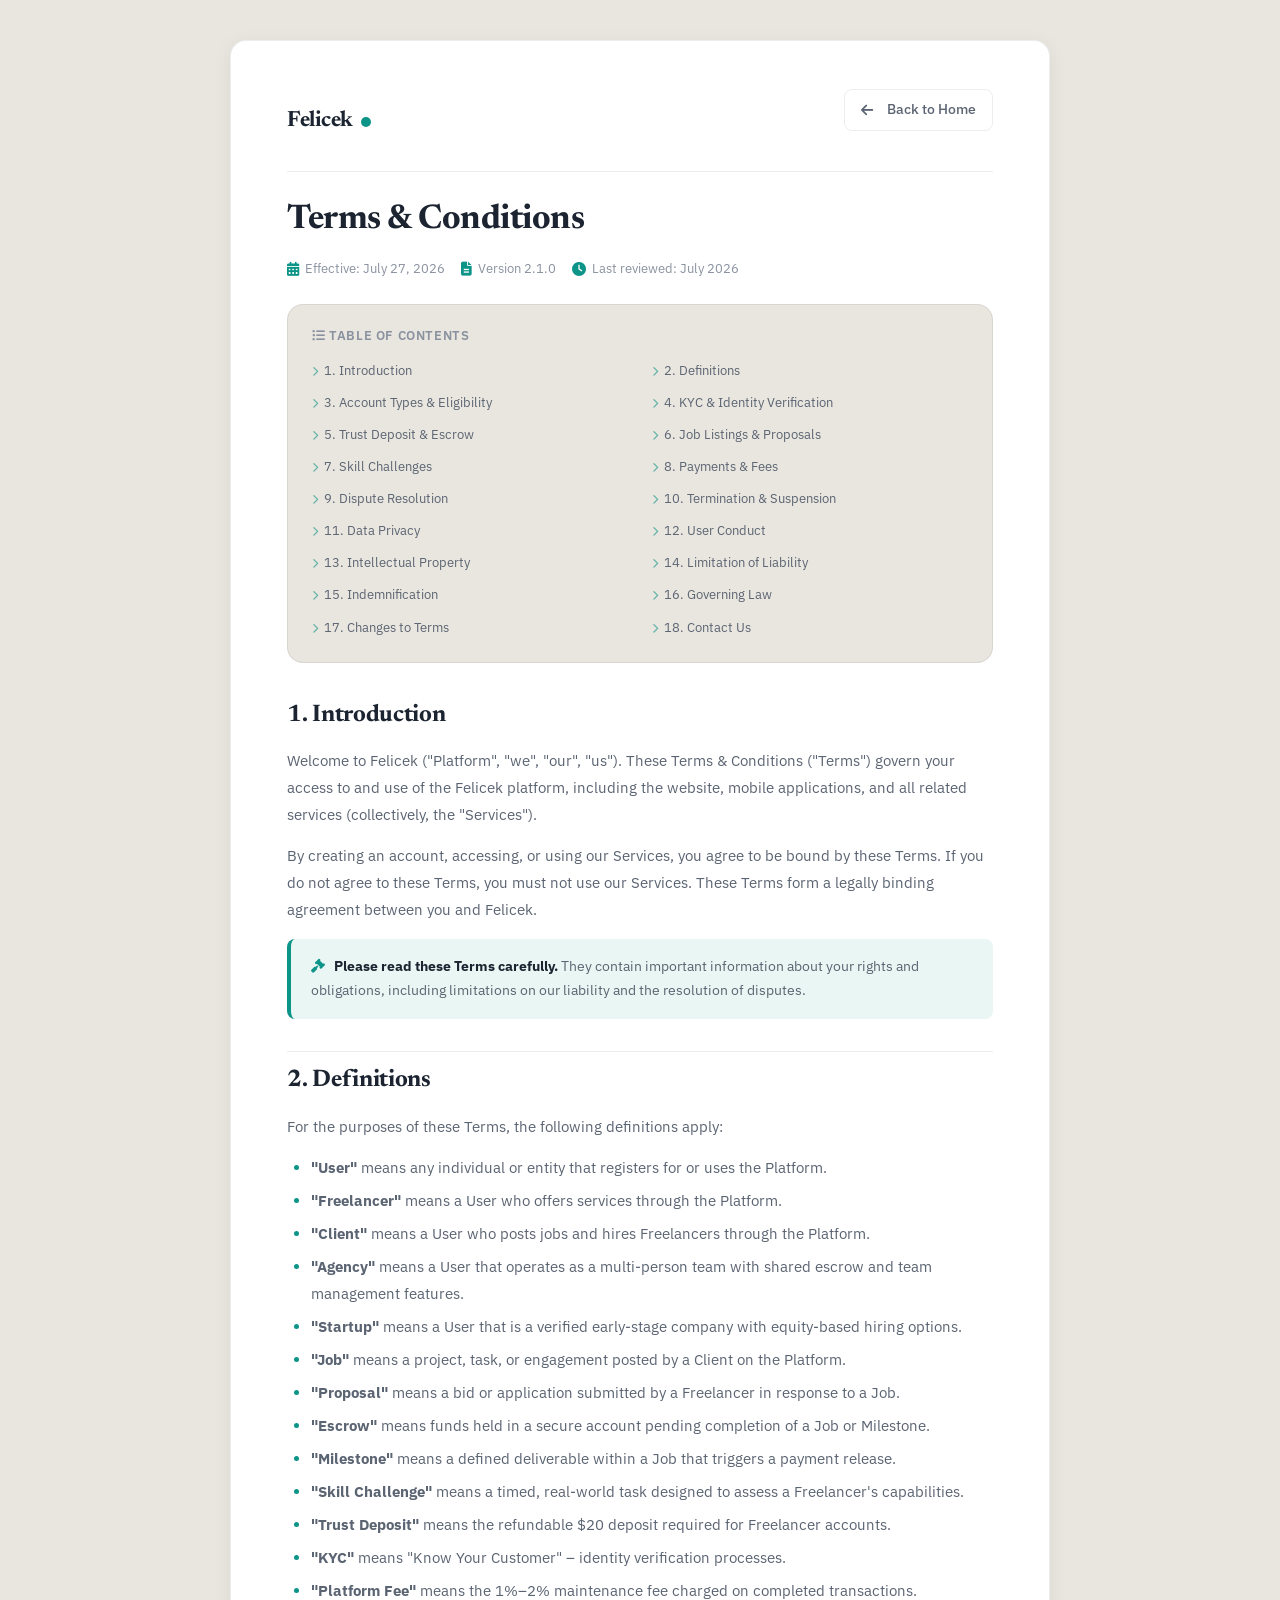
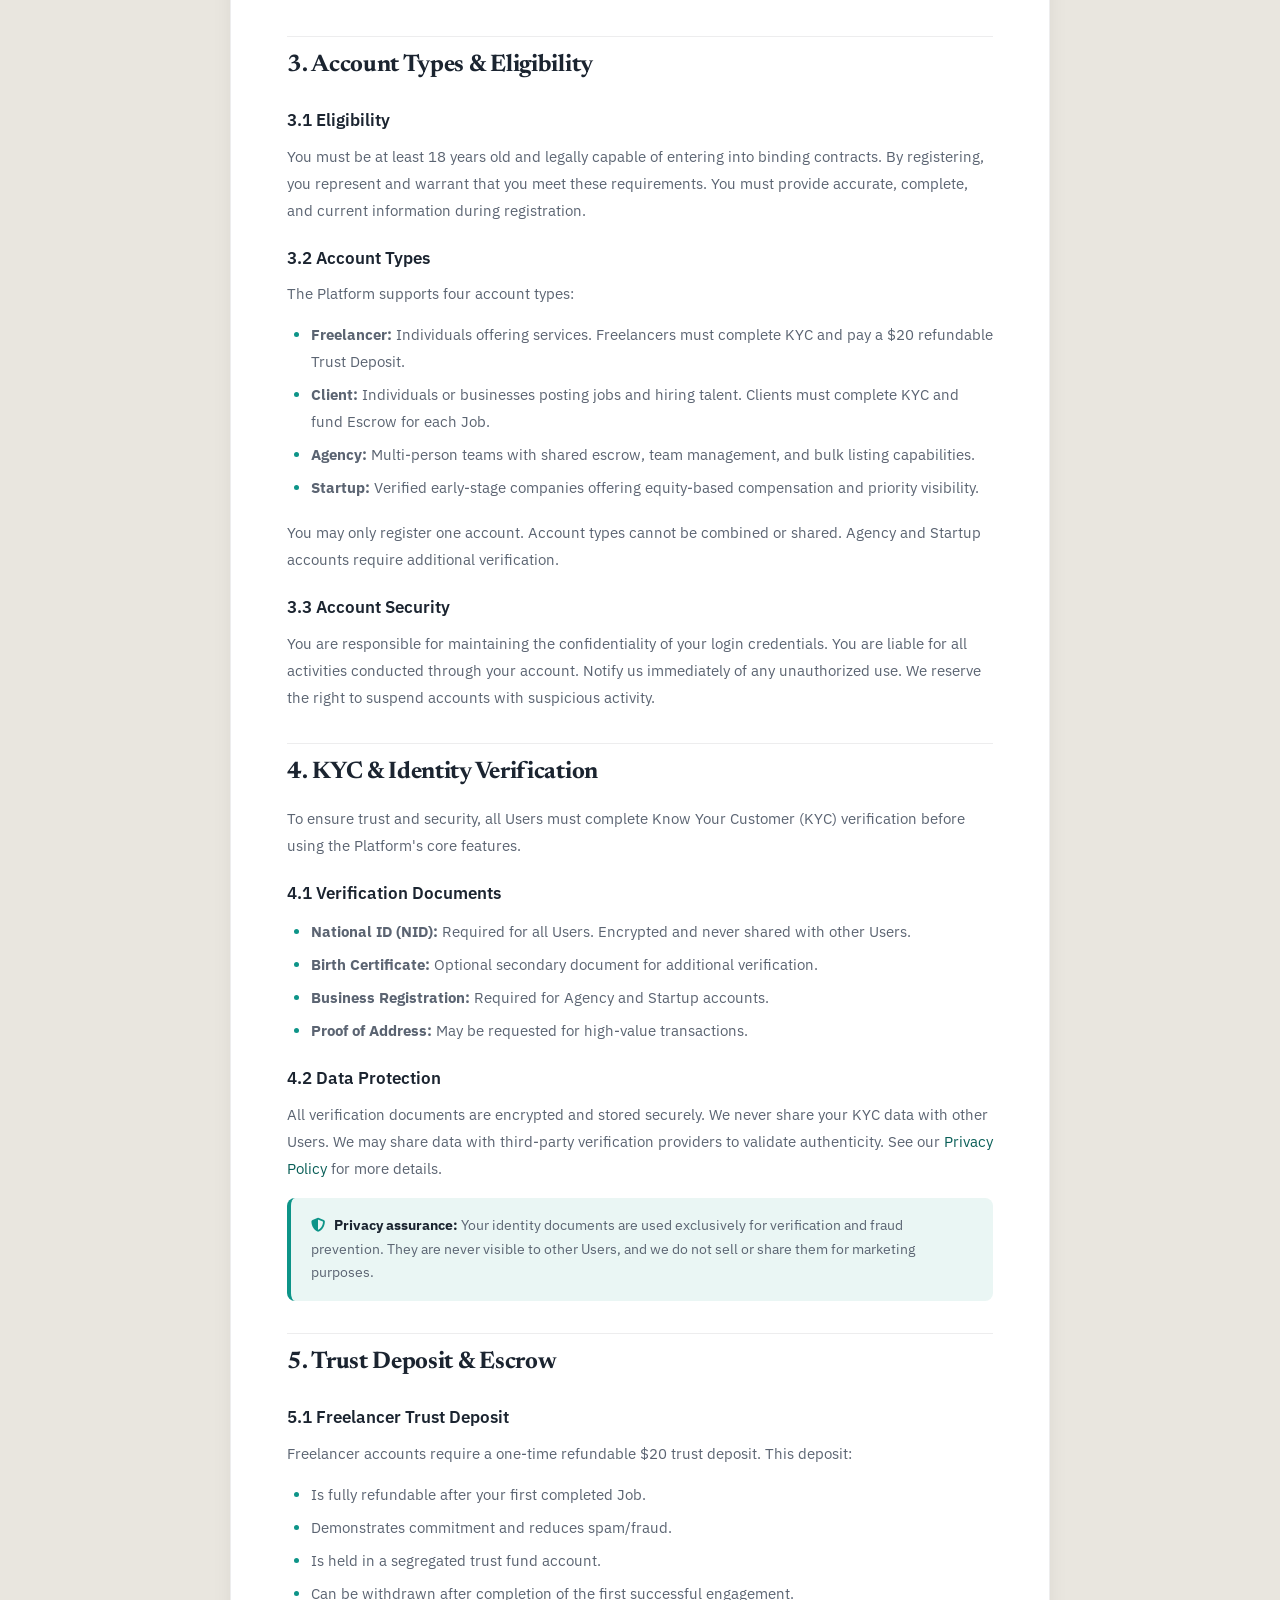
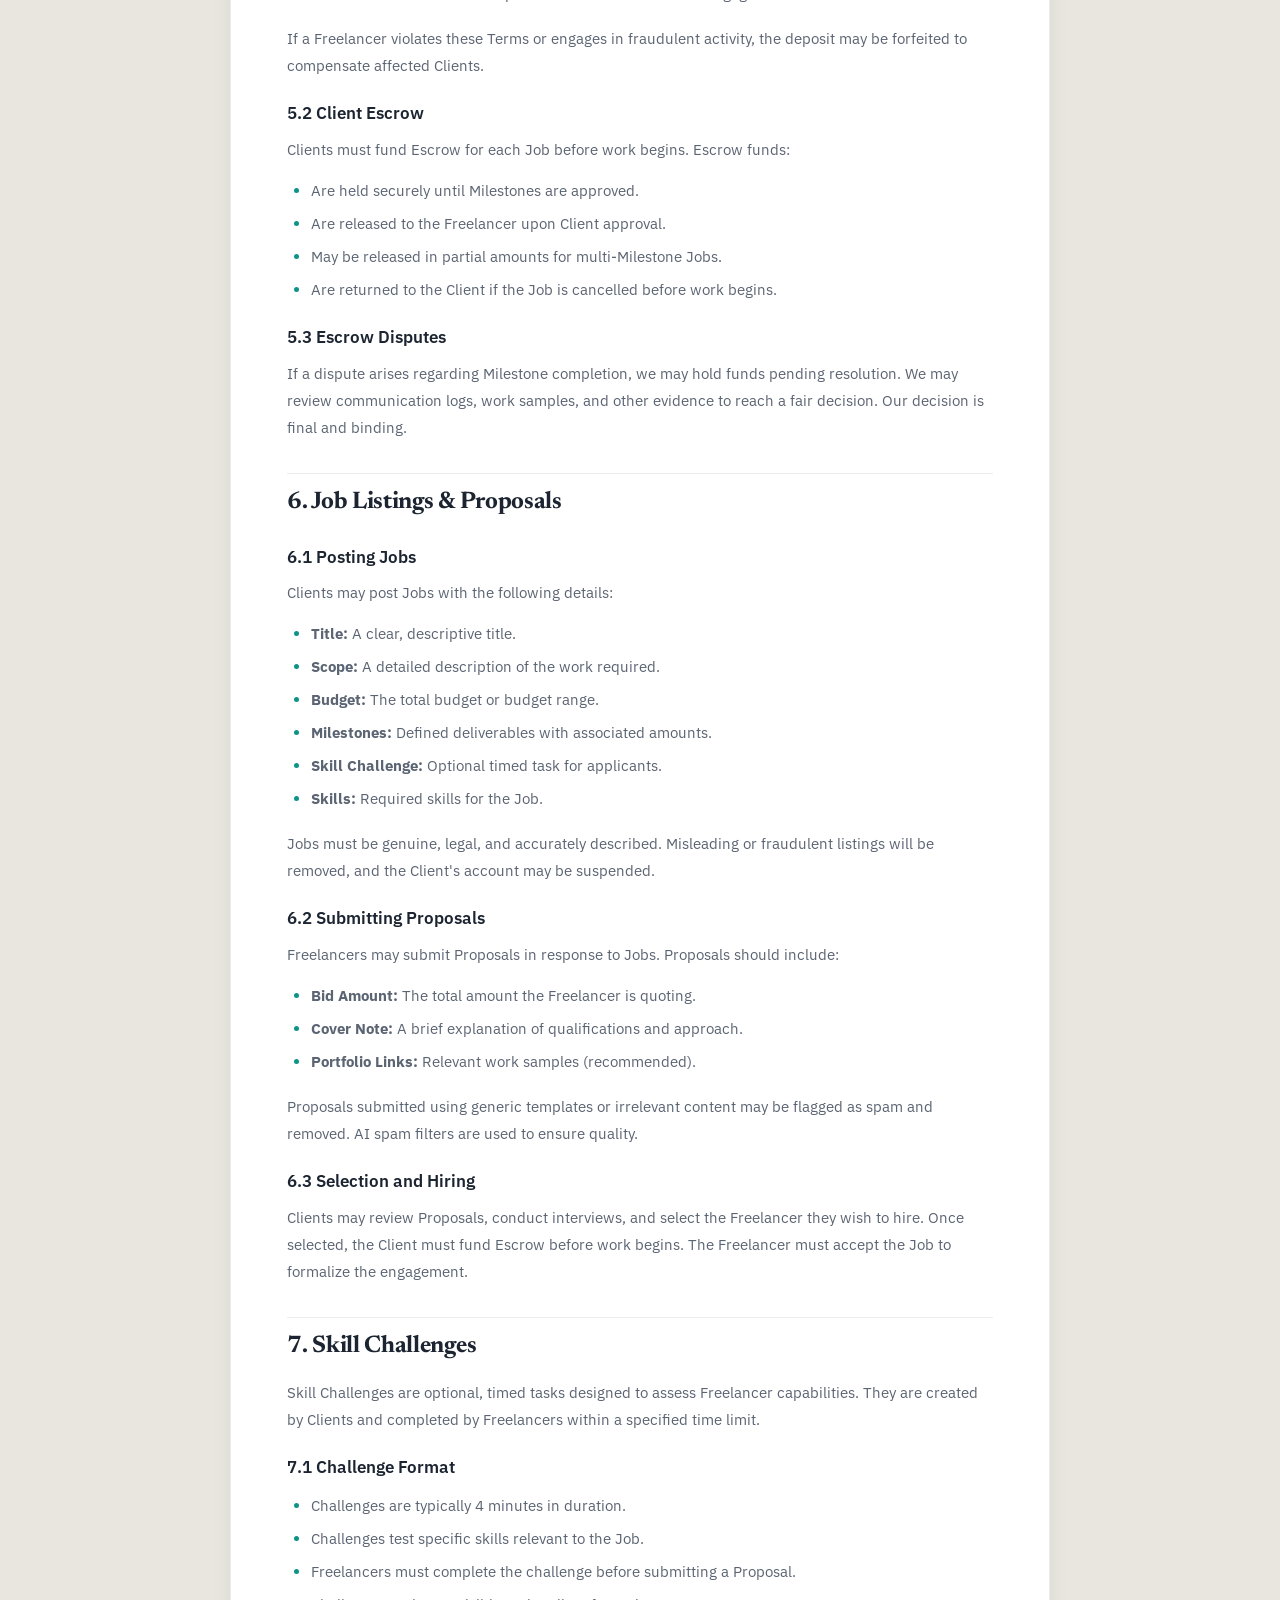
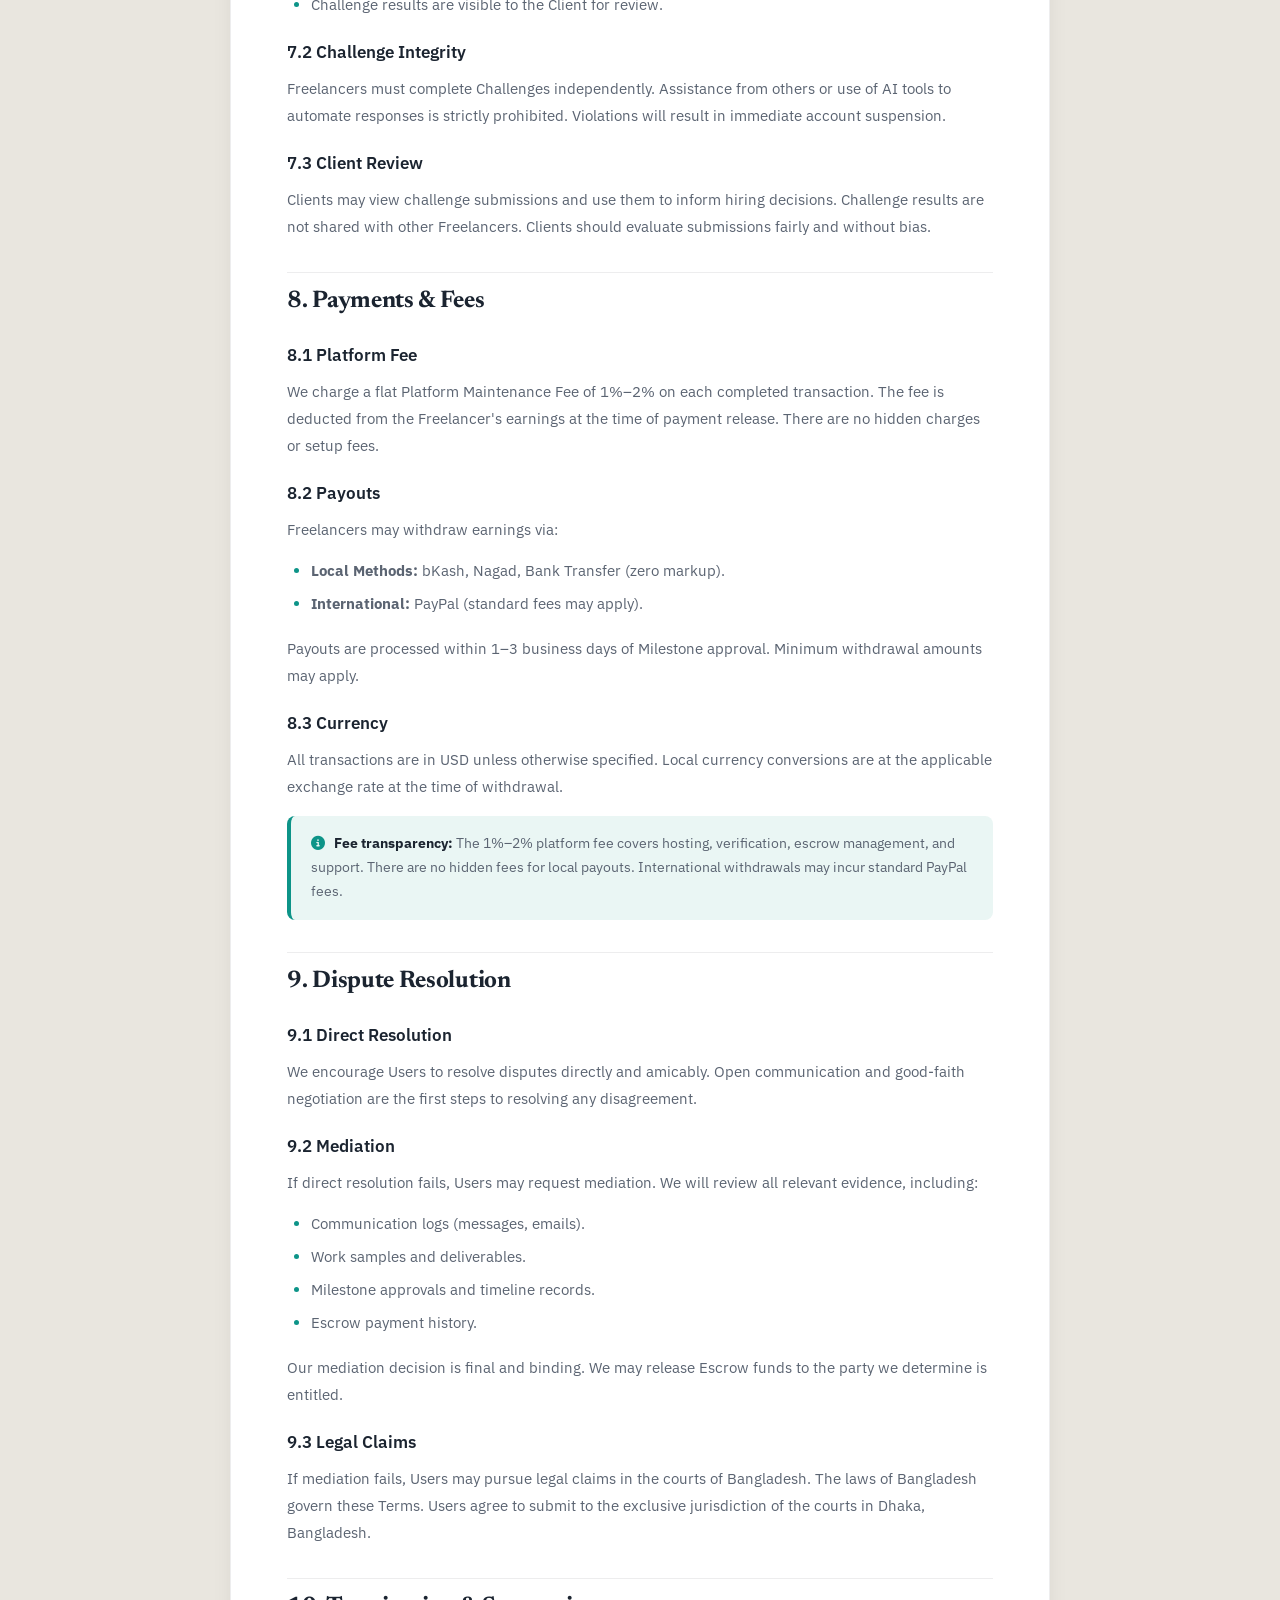
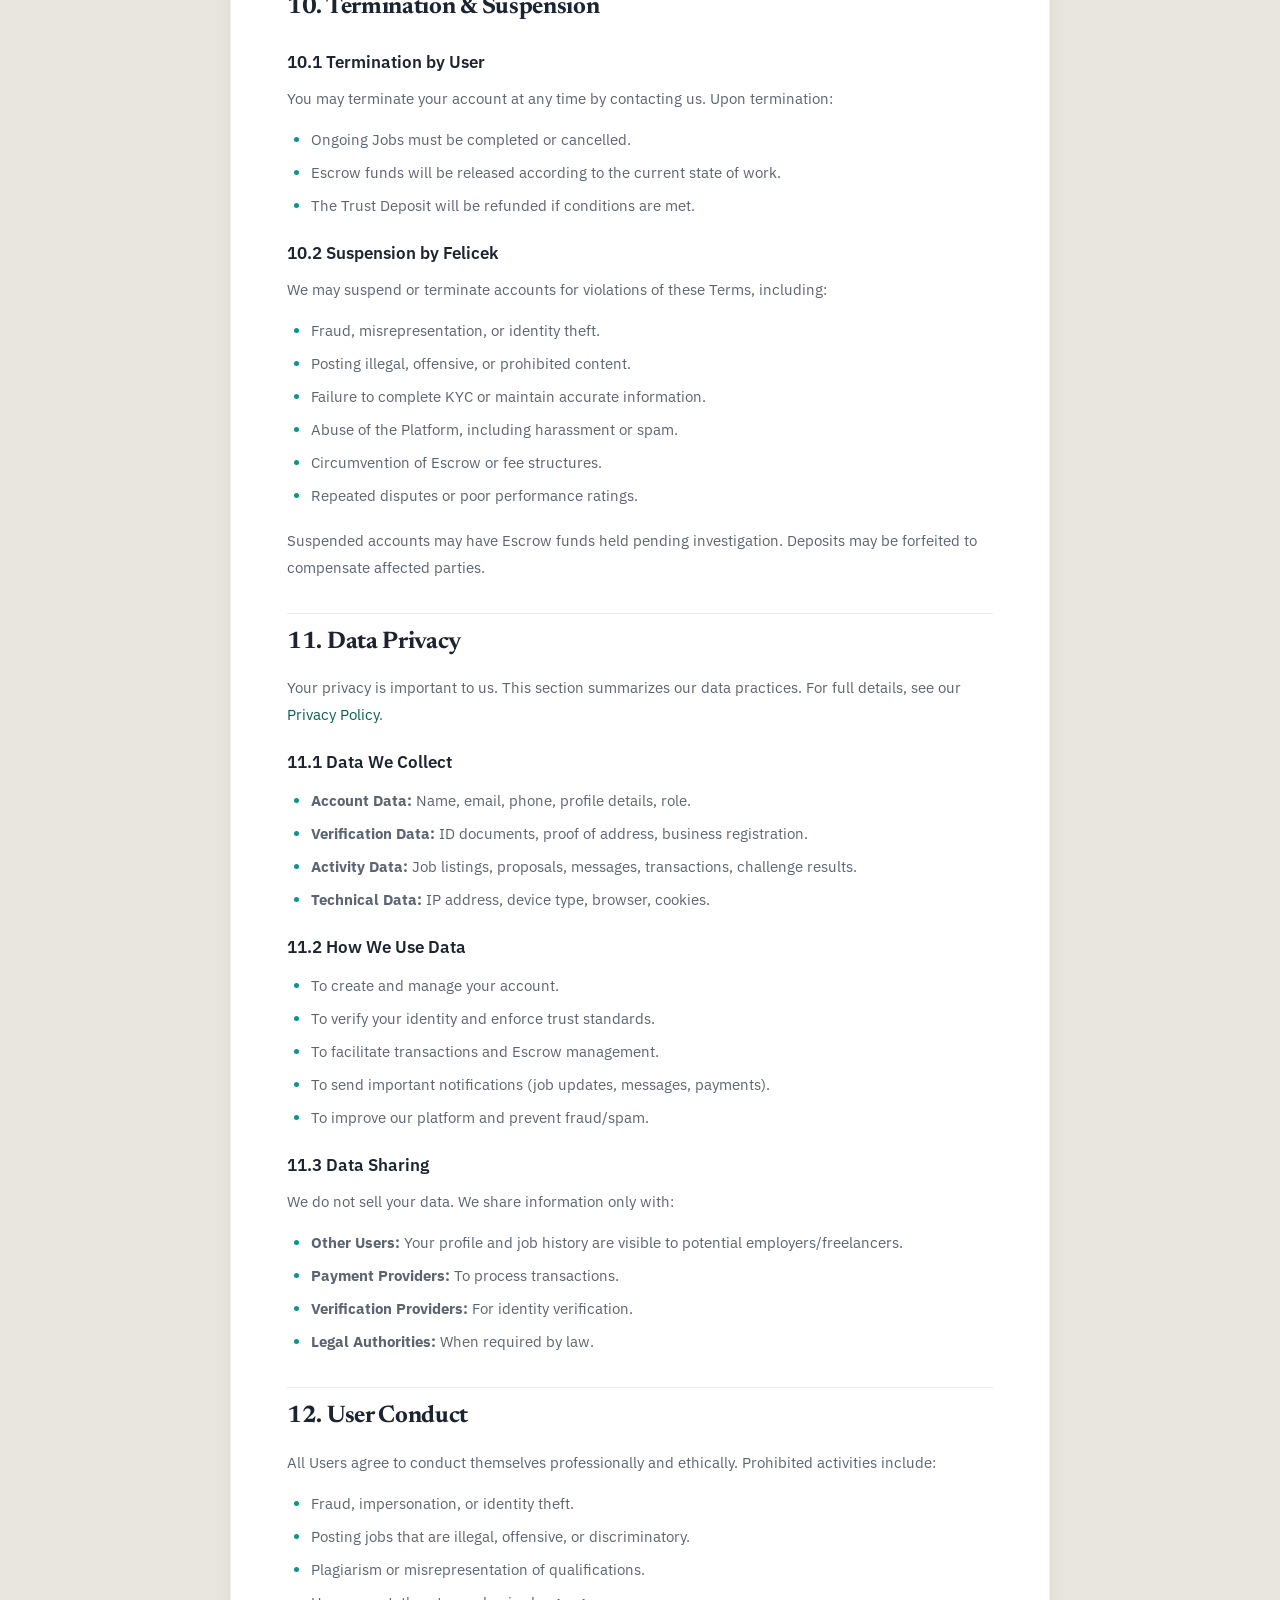
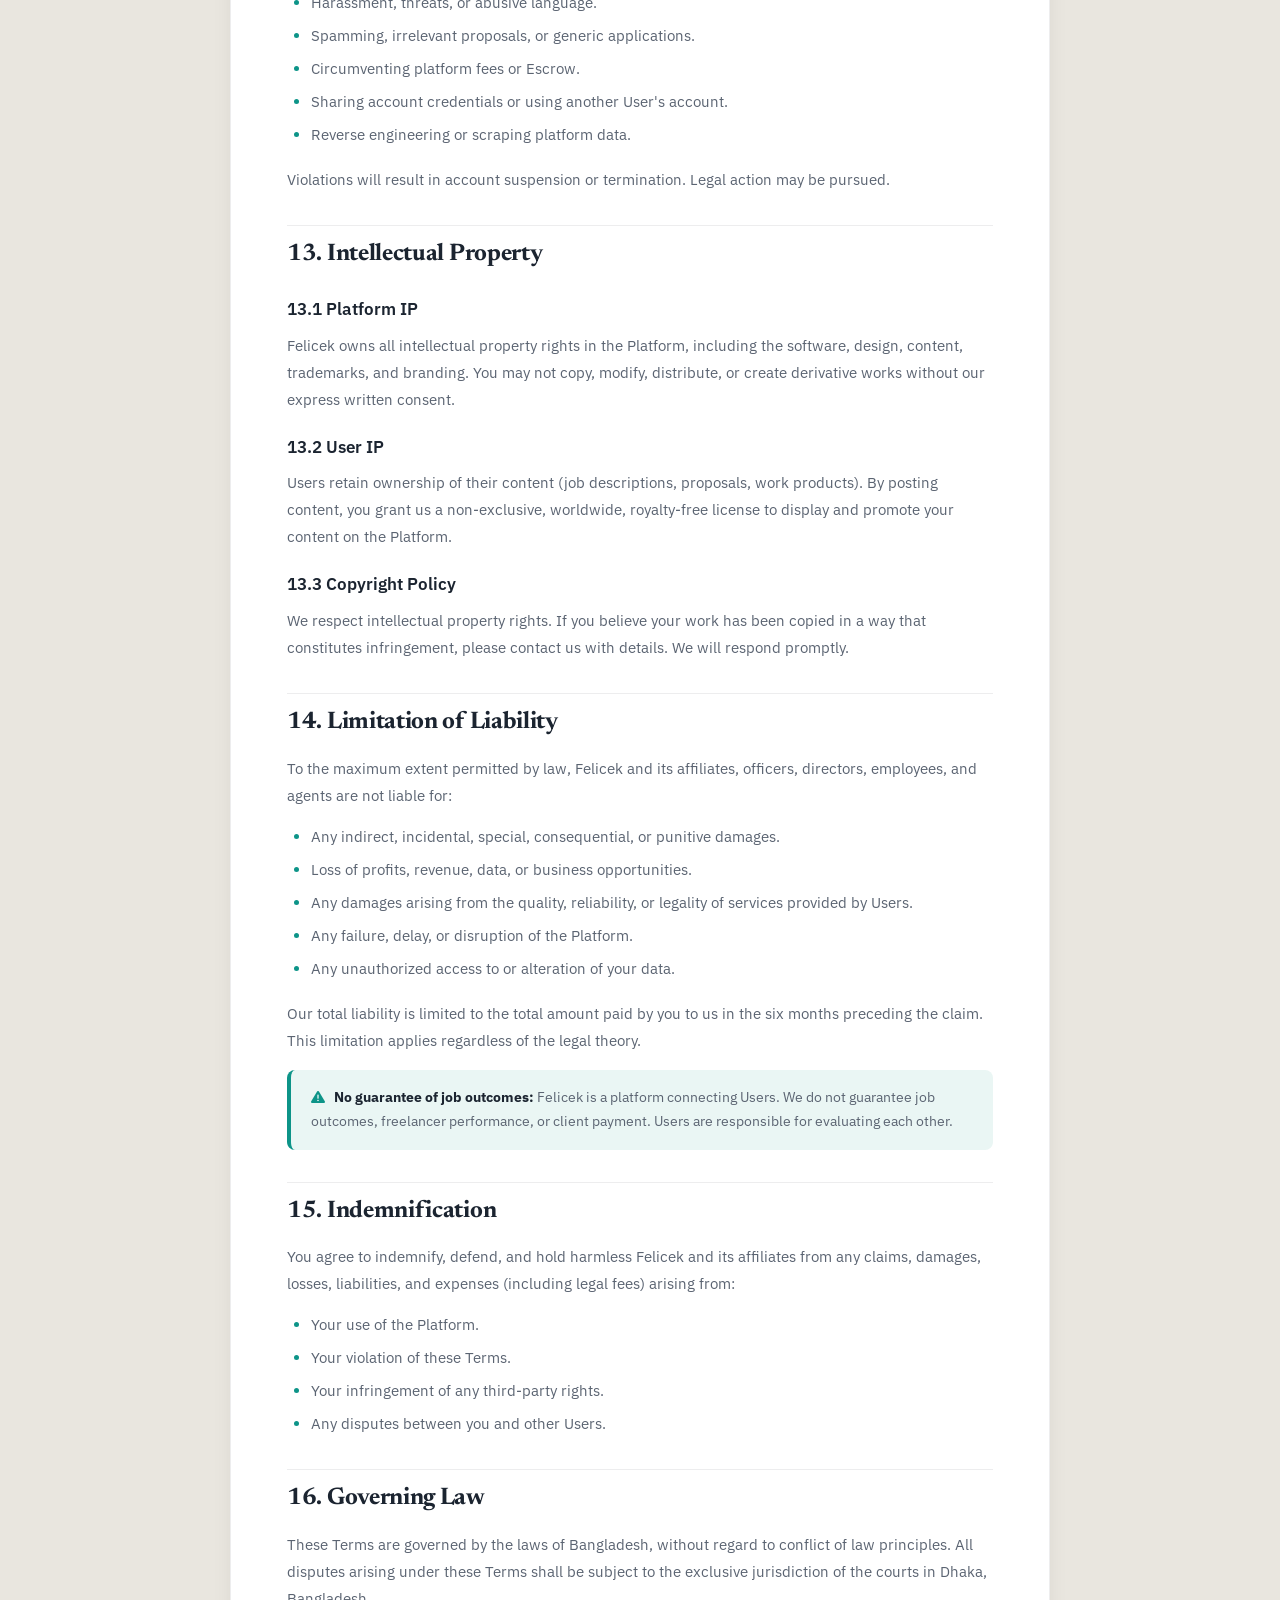
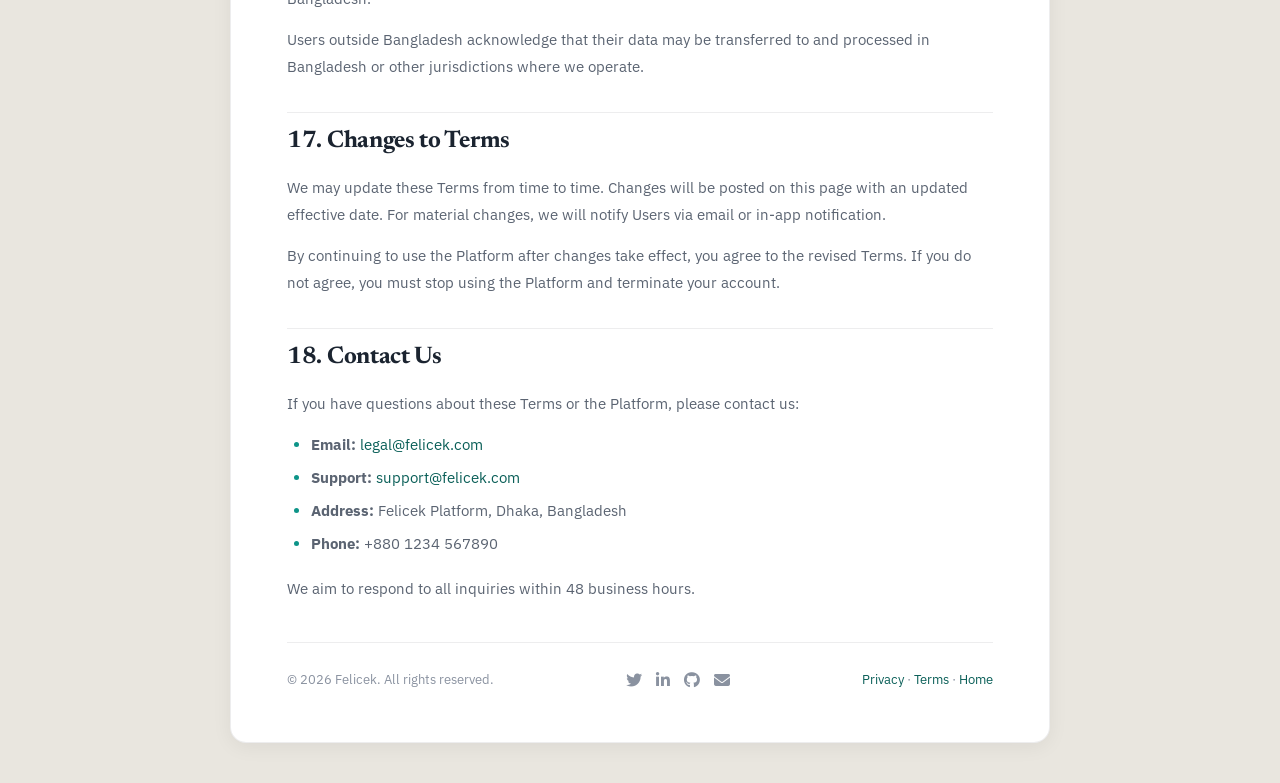
<file: terms.html>
<!DOCTYPE html>
<html lang="en">
<head>
    <meta charset="UTF-8" />
    <meta name="viewport" content="width=device-width, initial-scale=1.0" />
    <link rel="icon" type="image/svg+xml" href="favicon.svg" />
    <title>Terms & Conditions — Felicek</title>
    <link rel="preconnect" href="https://fonts.googleapis.com" />
    <link rel="preconnect" href="https://fonts.gstatic.com" crossorigin />
    <link href="https://fonts.googleapis.com/css2?family=Newsreader:opsz,wght@6..72,500;6..72,600;6..72,700&family=IBM+Plex+Sans:wght@400;500;600;700&display=swap" rel="stylesheet" />
    <link rel="stylesheet" href="https://cdnjs.cloudflare.com/ajax/libs/font-awesome/6.5.0/css/all.min.css" />
    <link rel="stylesheet" href="style.css" />

    <style>
        /* ── Reset & Base ── */
        * {
            margin: 0;
            padding: 0;
            box-sizing: border-box;
        }

        :root {
            --bg-page: #e9e6df;
            --surface: #f7f5f0;
            --surface-white: #ffffff;
            --text-primary: #1b2430;
            --text-secondary: #5b6472;
            --text-muted: #8a92a0;
            --brand-teal: #0d9488;
            --brand-teal-dark: #0a5f58;
            --brand-teal-light: #eaf6f4;
            --brand-navy: #1c2534;
            --brand-purple: #8659c9;
            --brand-purple-light: #f1eafb;
            --brand-blue: #2f5fa8;
            --border-subtle: rgba(27, 36, 48, 0.08);
            --radius-card: 16px;
            --radius-btn: 8px;
            --shadow-card: 0 4px 20px rgba(0, 0, 0, 0.06);
            --font-sans: 'IBM Plex Sans', system-ui, -apple-system, sans-serif;
            --font-serif: 'Newsreader', Georgia, serif;
            --transition: 0.25s ease;
        }

        html {
            scroll-behavior: smooth;
        }

        body {
            font-family: var(--font-sans);
            background: var(--bg-page);
            color: var(--text-primary);
            line-height: 1.7;
            -webkit-font-smoothing: antialiased;
            padding: 40px 20px;
        }

        ::-webkit-scrollbar {
            display: none;
        }

        a {
            color: var(--brand-teal-dark);
            text-decoration: none;
        }

        a:hover {
            color: var(--brand-teal);
        }

        /* ─── Container ─── */
        .legal-container {
            max-width: 820px;
            margin: 0 auto;
            background: var(--surface-white);
            border-radius: var(--radius-card);
            padding: 48px 56px;
            box-shadow: var(--shadow-card);
            border: 1px solid var(--border-subtle);
            position: relative;
        }

        /* ─── Header ─── */
        .legal-header {
            display: flex;
            align-items: center;
            justify-content: space-between;
            margin-bottom: 8px;
            padding-bottom: 16px;
            border-bottom: 1px solid var(--border-subtle);
            flex-wrap: wrap;
            gap: 12px;
        }

        .legal-header .logo {
            font-family: var(--font-serif);
            font-size: 22px;
            font-weight: 700;
            color: var(--text-primary);
            letter-spacing: -0.5px;
            display: flex;
            align-items: center;
            gap: 8px;
        }

        .legal-header .logo .dot {
            width: 10px;
            height: 10px;
            border-radius: 50%;
            background: var(--brand-teal);
            display: inline-block;
        }

        .legal-header .back-link {
            display: inline-flex;
            align-items: center;
            gap: 8px;
            color: var(--text-secondary);
            font-weight: 500;
            font-size: 14px;
            padding: 8px 16px;
            border-radius: var(--radius-btn);
            border: 1px solid var(--border-subtle);
            transition: var(--transition);
        }

        .legal-header .back-link:hover {
            border-color: var(--brand-teal);
            color: var(--brand-teal);
            background: var(--brand-teal-light);
        }

        /* ─── Title ─── */
        .legal-title {
            margin: 20px 0 8px;
        }

        .legal-title h1 {
            font-family: var(--font-serif);
            font-size: 34px;
            font-weight: 700;
            letter-spacing: -0.5px;
            color: var(--text-primary);
        }

        .legal-title .meta {
            display: flex;
            flex-wrap: wrap;
            gap: 16px;
            margin-top: 6px;
            font-size: 13px;
            color: var(--text-muted);
        }

        .legal-title .meta span {
            display: inline-flex;
            align-items: center;
            gap: 6px;
        }

        .legal-title .meta i {
            font-size: 14px;
            color: var(--brand-teal);
        }

        /* ─── Table of Contents ─── */
        .toc {
            background: var(--bg-page);
            border-radius: var(--radius-card);
            padding: 20px 24px;
            margin: 24px 0 32px;
            border: 1px solid var(--border-subtle);
        }

        .toc h3 {
            font-size: 13px;
            text-transform: uppercase;
            letter-spacing: 0.6px;
            color: var(--text-muted);
            font-weight: 600;
            margin-bottom: 10px;
        }

        .toc-grid {
            display: grid;
            grid-template-columns: repeat(2, 1fr);
            gap: 4px 24px;
        }

        .toc-grid a {
            font-size: 13px;
            color: var(--text-secondary);
            padding: 3px 0;
            display: flex;
            align-items: center;
            gap: 6px;
            transition: var(--transition);
        }

        .toc-grid a:hover {
            color: var(--brand-teal);
        }

        .toc-grid a i {
            font-size: 10px;
            color: var(--brand-teal);
            opacity: 0.6;
        }

        /* ─── Content ─── */
        .legal-content h2 {
            font-family: var(--font-serif);
            font-size: 24px;
            font-weight: 700;
            margin: 32px 0 12px;
            color: var(--text-primary);
            letter-spacing: -0.3px;
            padding-top: 8px;
            border-top: 1px solid var(--border-subtle);
        }

        .legal-content h2:first-of-type {
            border-top: none;
            padding-top: 0;
        }

        .legal-content h3 {
            font-size: 17px;
            font-weight: 600;
            margin: 20px 0 8px;
            color: var(--text-primary);
        }

        .legal-content p {
            margin-bottom: 14px;
            color: var(--text-secondary);
            font-size: 15px;
            line-height: 1.8;
        }

        .legal-content ul,
        .legal-content ol {
            margin: 10px 0 18px 24px;
            color: var(--text-secondary);
            font-size: 15px;
            line-height: 1.8;
        }

        .legal-content ul li,
        .legal-content ol li {
            margin-bottom: 6px;
        }

        .legal-content ul li::marker {
            color: var(--brand-teal);
        }

        .legal-content .highlight-box {
            background: var(--brand-teal-light);
            border-left: 4px solid var(--brand-teal);
            padding: 16px 20px;
            border-radius: 8px;
            margin: 16px 0 20px;
            font-size: 14px;
            color: var(--text-secondary);
            line-height: 1.7;
        }

        .legal-content .highlight-box strong {
            color: var(--text-primary);
        }

        .legal-content .highlight-box i {
            color: var(--brand-teal);
            margin-right: 6px;
        }

        .legal-content .table-wrap {
            overflow-x: auto;
            margin: 16px 0 20px;
        }

        .legal-content table {
            width: 100%;
            border-collapse: collapse;
            font-size: 14px;
            color: var(--text-secondary);
        }

        .legal-content table th {
            background: var(--bg-page);
            padding: 10px 14px;
            text-align: left;
            font-weight: 600;
            color: var(--text-primary);
            border: 1px solid var(--border-subtle);
        }

        .legal-content table td {
            padding: 10px 14px;
            border: 1px solid var(--border-subtle);
        }

        .legal-content table tr:hover td {
            background: rgba(13, 148, 136, 0.02);
        }

        /* ─── Footer ─── */
        .legal-footer {
            margin-top: 40px;
            padding-top: 24px;
            border-top: 1px solid var(--border-subtle);
            display: flex;
            justify-content: space-between;
            align-items: center;
            flex-wrap: wrap;
            gap: 16px;
            font-size: 13px;
            color: var(--text-muted);
        }

        .legal-footer .social {
            display: flex;
            gap: 14px;
        }

        .legal-footer .social a {
            color: var(--text-muted);
            font-size: 16px;
            transition: var(--transition);
        }

        .legal-footer .social a:hover {
            color: var(--brand-teal);
        }

        /* ─── Back to top ─── */
        .back-top {
            position: fixed;
            bottom: 30px;
            right: 30px;
            width: 44px;
            height: 44px;
            border-radius: 50%;
            background: var(--brand-navy);
            color: #fff;
            border: none;
            cursor: pointer;
            font-size: 18px;
            display: flex;
            align-items: center;
            justify-content: center;
            transition: var(--transition);
            box-shadow: 0 4px 16px rgba(28, 37, 52, 0.15);
            opacity: 0;
            pointer-events: none;
        }

        .back-top.visible {
            opacity: 1;
            pointer-events: auto;
        }

        .back-top:hover {
            background: #2a3648;
            transform: translateY(-3px);
        }

        /* ─── Responsive ─── */
        @media (max-width: 768px) {
            body {
                padding: 20px 12px;
            }

            .legal-container {
                padding: 28px 20px;
                border-radius: 12px;
            }

            .legal-title h1 {
                font-size: 26px;
            }

            .legal-header .logo {
                font-size: 18px;
            }

            .legal-header .back-link {
                font-size: 12px;
                padding: 6px 12px;
            }

            .toc-grid {
                grid-template-columns: 1fr;
                gap: 2px;
            }

            .legal-content h2 {
                font-size: 20px;
            }

            .legal-content h3 {
                font-size: 15px;
            }

            .legal-content p,
            .legal-content ul,
            .legal-content ol {
                font-size: 14px;
            }

            .legal-footer {
                flex-direction: column;
                text-align: center;
            }

            .back-top {
                bottom: 16px;
                right: 16px;
                width: 38px;
                height: 38px;
                font-size: 15px;
            }

            .legal-content .table-wrap {
                font-size: 12px;
            }

            .legal-content table th,
            .legal-content table td {
                padding: 6px 10px;
            }
        }

        @media (max-width: 480px) {
            .legal-container {
                padding: 20px 14px;
            }

            .legal-title h1 {
                font-size: 22px;
            }

            .legal-header {
                flex-direction: column;
                align-items: flex-start;
            }

            .legal-header .back-link {
                align-self: flex-start;
            }
        }

        /* ─── Print styles ─── */
        @media print {
            body {
                background: #fff;
                padding: 0;
            }

            .legal-container {
                box-shadow: none;
                border: none;
                padding: 40px;
                border-radius: 0;
            }

            .back-top {
                display: none !important;
            }

            .legal-header .back-link {
                display: none;
            }

            .toc {
                break-inside: avoid;
                background: #f5f5f5;
            }

            .legal-content h2 {
                break-before: auto;
            }

            .legal-footer .social {
                display: none;
            }
        }
    </style>
</head>
<body>

    <!-- ─── BACK TO TOP BUTTON ─── -->
    <button class="back-top" id="backTop" aria-label="Back to top">
        <i class="fas fa-arrow-up"></i>
    </button>

    <!-- ─── MAIN CONTENT ─── -->
    <div class="legal-container">

        <!-- ─── HEADER ─── -->
        <div class="legal-header">
            <a href="index.html" class="logo">
                <span>Felicek</span>
                <span class="dot"></span>
            </a>
            <a href="index.html" class="back-link">
                <i class="fas fa-arrow-left"></i> Back to Home
            </a>
        </div>

        <!-- ─── TITLE ─── -->
        <div class="legal-title">
            <h1>Terms &amp; Conditions</h1>
            <div class="meta">
                <span><i class="fas fa-calendar-alt"></i> Effective: July 27, 2026</span>
                <span><i class="fas fa-file-alt"></i> Version 2.1.0</span>
                <span><i class="fas fa-clock"></i> Last reviewed: July 2026</span>
            </div>
        </div>

        <!-- ─── TABLE OF CONTENTS ─── -->
        <div class="toc">
            <h3><i class="fas fa-list-ul"></i> Table of Contents</h3>
            <div class="toc-grid">
                <a href="#sec-1"><i class="fas fa-chevron-right"></i> 1. Introduction</a>
                <a href="#sec-2"><i class="fas fa-chevron-right"></i> 2. Definitions</a>
                <a href="#sec-3"><i class="fas fa-chevron-right"></i> 3. Account Types &amp; Eligibility</a>
                <a href="#sec-4"><i class="fas fa-chevron-right"></i> 4. KYC &amp; Identity Verification</a>
                <a href="#sec-5"><i class="fas fa-chevron-right"></i> 5. Trust Deposit &amp; Escrow</a>
                <a href="#sec-6"><i class="fas fa-chevron-right"></i> 6. Job Listings &amp; Proposals</a>
                <a href="#sec-7"><i class="fas fa-chevron-right"></i> 7. Skill Challenges</a>
                <a href="#sec-8"><i class="fas fa-chevron-right"></i> 8. Payments &amp; Fees</a>
                <a href="#sec-9"><i class="fas fa-chevron-right"></i> 9. Dispute Resolution</a>
                <a href="#sec-10"><i class="fas fa-chevron-right"></i> 10. Termination &amp; Suspension</a>
                <a href="#sec-11"><i class="fas fa-chevron-right"></i> 11. Data Privacy</a>
                <a href="#sec-12"><i class="fas fa-chevron-right"></i> 12. User Conduct</a>
                <a href="#sec-13"><i class="fas fa-chevron-right"></i> 13. Intellectual Property</a>
                <a href="#sec-14"><i class="fas fa-chevron-right"></i> 14. Limitation of Liability</a>
                <a href="#sec-15"><i class="fas fa-chevron-right"></i> 15. Indemnification</a>
                <a href="#sec-16"><i class="fas fa-chevron-right"></i> 16. Governing Law</a>
                <a href="#sec-17"><i class="fas fa-chevron-right"></i> 17. Changes to Terms</a>
                <a href="#sec-18"><i class="fas fa-chevron-right"></i> 18. Contact Us</a>
            </div>
        </div>

        <!-- ─── CONTENT ─── -->
        <div class="legal-content">

            <!-- Section 1 -->
            <h2 id="sec-1">1. Introduction</h2>
            <p>Welcome to Felicek ("Platform", "we", "our", "us"). These Terms &amp; Conditions ("Terms") govern your access to and use of the Felicek platform, including the website, mobile applications, and all related services (collectively, the "Services").</p>
            <p>By creating an account, accessing, or using our Services, you agree to be bound by these Terms. If you do not agree to these Terms, you must not use our Services. These Terms form a legally binding agreement between you and Felicek.</p>

            <div class="highlight-box">
                <i class="fas fa-gavel"></i>
                <strong>Please read these Terms carefully.</strong> They contain important information about your rights and obligations, including limitations on our liability and the resolution of disputes.
            </div>

            <!-- Section 2 -->
            <h2 id="sec-2">2. Definitions</h2>
            <p>For the purposes of these Terms, the following definitions apply:</p>
            <ul>
                <li><strong>"User"</strong> means any individual or entity that registers for or uses the Platform.</li>
                <li><strong>"Freelancer"</strong> means a User who offers services through the Platform.</li>
                <li><strong>"Client"</strong> means a User who posts jobs and hires Freelancers through the Platform.</li>
                <li><strong>"Agency"</strong> means a User that operates as a multi-person team with shared escrow and team management features.</li>
                <li><strong>"Startup"</strong> means a User that is a verified early-stage company with equity-based hiring options.</li>
                <li><strong>"Job"</strong> means a project, task, or engagement posted by a Client on the Platform.</li>
                <li><strong>"Proposal"</strong> means a bid or application submitted by a Freelancer in response to a Job.</li>
                <li><strong>"Escrow"</strong> means funds held in a secure account pending completion of a Job or Milestone.</li>
                <li><strong>"Milestone"</strong> means a defined deliverable within a Job that triggers a payment release.</li>
                <li><strong>"Skill Challenge"</strong> means a timed, real-world task designed to assess a Freelancer's capabilities.</li>
                <li><strong>"Trust Deposit"</strong> means the refundable $20 deposit required for Freelancer accounts.</li>
                <li><strong>"KYC"</strong> means "Know Your Customer" – identity verification processes.</li>
                <li><strong>"Platform Fee"</strong> means the 1%–2% maintenance fee charged on completed transactions.</li>
            </ul>

            <!-- Section 3 -->
            <h2 id="sec-3">3. Account Types &amp; Eligibility</h2>
            <h3>3.1 Eligibility</h3>
            <p>You must be at least 18 years old and legally capable of entering into binding contracts. By registering, you represent and warrant that you meet these requirements. You must provide accurate, complete, and current information during registration.</p>

            <h3>3.2 Account Types</h3>
            <p>The Platform supports four account types:</p>
            <ul>
                <li><strong>Freelancer:</strong> Individuals offering services. Freelancers must complete KYC and pay a $20 refundable Trust Deposit.</li>
                <li><strong>Client:</strong> Individuals or businesses posting jobs and hiring talent. Clients must complete KYC and fund Escrow for each Job.</li>
                <li><strong>Agency:</strong> Multi-person teams with shared escrow, team management, and bulk listing capabilities.</li>
                <li><strong>Startup:</strong> Verified early-stage companies offering equity-based compensation and priority visibility.</li>
            </ul>
            <p>You may only register one account. Account types cannot be combined or shared. Agency and Startup accounts require additional verification.</p>

            <h3>3.3 Account Security</h3>
            <p>You are responsible for maintaining the confidentiality of your login credentials. You are liable for all activities conducted through your account. Notify us immediately of any unauthorized use. We reserve the right to suspend accounts with suspicious activity.</p>

            <!-- Section 4 -->
            <h2 id="sec-4">4. KYC &amp; Identity Verification</h2>
            <p>To ensure trust and security, all Users must complete Know Your Customer (KYC) verification before using the Platform's core features.</p>

            <h3>4.1 Verification Documents</h3>
            <ul>
                <li><strong>National ID (NID):</strong> Required for all Users. Encrypted and never shared with other Users.</li>
                <li><strong>Birth Certificate:</strong> Optional secondary document for additional verification.</li>
                <li><strong>Business Registration:</strong> Required for Agency and Startup accounts.</li>
                <li><strong>Proof of Address:</strong> May be requested for high-value transactions.</li>
            </ul>

            <h3>4.2 Data Protection</h3>
            <p>All verification documents are encrypted and stored securely. We never share your KYC data with other Users. We may share data with third-party verification providers to validate authenticity. See our <a href="privacy.html">Privacy Policy</a> for more details.</p>

            <div class="highlight-box">
                <i class="fas fa-shield-alt"></i>
                <strong>Privacy assurance:</strong> Your identity documents are used exclusively for verification and fraud prevention. They are never visible to other Users, and we do not sell or share them for marketing purposes.
            </div>

            <!-- Section 5 -->
            <h2 id="sec-5">5. Trust Deposit &amp; Escrow</h2>

            <h3>5.1 Freelancer Trust Deposit</h3>
            <p>Freelancer accounts require a one-time refundable $20 trust deposit. This deposit:</p>
            <ul>
                <li>Is fully refundable after your first completed Job.</li>
                <li>Demonstrates commitment and reduces spam/fraud.</li>
                <li>Is held in a segregated trust fund account.</li>
                <li>Can be withdrawn after completion of the first successful engagement.</li>
            </ul>
            <p>If a Freelancer violates these Terms or engages in fraudulent activity, the deposit may be forfeited to compensate affected Clients.</p>

            <h3>5.2 Client Escrow</h3>
            <p>Clients must fund Escrow for each Job before work begins. Escrow funds:</p>
            <ul>
                <li>Are held securely until Milestones are approved.</li>
                <li>Are released to the Freelancer upon Client approval.</li>
                <li>May be released in partial amounts for multi-Milestone Jobs.</li>
                <li>Are returned to the Client if the Job is cancelled before work begins.</li>
            </ul>

            <h3>5.3 Escrow Disputes</h3>
            <p>If a dispute arises regarding Milestone completion, we may hold funds pending resolution. We may review communication logs, work samples, and other evidence to reach a fair decision. Our decision is final and binding.</p>

            <!-- Section 6 -->
            <h2 id="sec-6">6. Job Listings &amp; Proposals</h2>

            <h3>6.1 Posting Jobs</h3>
            <p>Clients may post Jobs with the following details:</p>
            <ul>
                <li><strong>Title:</strong> A clear, descriptive title.</li>
                <li><strong>Scope:</strong> A detailed description of the work required.</li>
                <li><strong>Budget:</strong> The total budget or budget range.</li>
                <li><strong>Milestones:</strong> Defined deliverables with associated amounts.</li>
                <li><strong>Skill Challenge:</strong> Optional timed task for applicants.</li>
                <li><strong>Skills:</strong> Required skills for the Job.</li>
            </ul>
            <p>Jobs must be genuine, legal, and accurately described. Misleading or fraudulent listings will be removed, and the Client's account may be suspended.</p>

            <h3>6.2 Submitting Proposals</h3>
            <p>Freelancers may submit Proposals in response to Jobs. Proposals should include:</p>
            <ul>
                <li><strong>Bid Amount:</strong> The total amount the Freelancer is quoting.</li>
                <li><strong>Cover Note:</strong> A brief explanation of qualifications and approach.</li>
                <li><strong>Portfolio Links:</strong> Relevant work samples (recommended).</li>
            </ul>
            <p>Proposals submitted using generic templates or irrelevant content may be flagged as spam and removed. AI spam filters are used to ensure quality.</p>

            <h3>6.3 Selection and Hiring</h3>
            <p>Clients may review Proposals, conduct interviews, and select the Freelancer they wish to hire. Once selected, the Client must fund Escrow before work begins. The Freelancer must accept the Job to formalize the engagement.</p>

            <!-- Section 7 -->
            <h2 id="sec-7">7. Skill Challenges</h2>
            <p>Skill Challenges are optional, timed tasks designed to assess Freelancer capabilities. They are created by Clients and completed by Freelancers within a specified time limit.</p>

            <h3>7.1 Challenge Format</h3>
            <ul>
                <li>Challenges are typically 4 minutes in duration.</li>
                <li>Challenges test specific skills relevant to the Job.</li>
                <li>Freelancers must complete the challenge before submitting a Proposal.</li>
                <li>Challenge results are visible to the Client for review.</li>
            </ul>

            <h3>7.2 Challenge Integrity</h3>
            <p>Freelancers must complete Challenges independently. Assistance from others or use of AI tools to automate responses is strictly prohibited. Violations will result in immediate account suspension.</p>

            <h3>7.3 Client Review</h3>
            <p>Clients may view challenge submissions and use them to inform hiring decisions. Challenge results are not shared with other Freelancers. Clients should evaluate submissions fairly and without bias.</p>

            <!-- Section 8 -->
            <h2 id="sec-8">8. Payments &amp; Fees</h2>

            <h3>8.1 Platform Fee</h3>
            <p>We charge a flat Platform Maintenance Fee of 1%–2% on each completed transaction. The fee is deducted from the Freelancer's earnings at the time of payment release. There are no hidden charges or setup fees.</p>

            <h3>8.2 Payouts</h3>
            <p>Freelancers may withdraw earnings via:</p>
            <ul>
                <li><strong>Local Methods:</strong> bKash, Nagad, Bank Transfer (zero markup).</li>
                <li><strong>International:</strong> PayPal (standard fees may apply).</li>
            </ul>
            <p>Payouts are processed within 1–3 business days of Milestone approval. Minimum withdrawal amounts may apply.</p>

            <h3>8.3 Currency</h3>
            <p>All transactions are in USD unless otherwise specified. Local currency conversions are at the applicable exchange rate at the time of withdrawal.</p>

            <div class="highlight-box">
                <i class="fas fa-info-circle"></i>
                <strong>Fee transparency:</strong> The 1%–2% platform fee covers hosting, verification, escrow management, and support. There are no hidden fees for local payouts. International withdrawals may incur standard PayPal fees.
            </div>

            <!-- Section 9 -->
            <h2 id="sec-9">9. Dispute Resolution</h2>

            <h3>9.1 Direct Resolution</h3>
            <p>We encourage Users to resolve disputes directly and amicably. Open communication and good-faith negotiation are the first steps to resolving any disagreement.</p>

            <h3>9.2 Mediation</h3>
            <p>If direct resolution fails, Users may request mediation. We will review all relevant evidence, including:</p>
            <ul>
                <li>Communication logs (messages, emails).</li>
                <li>Work samples and deliverables.</li>
                <li>Milestone approvals and timeline records.</li>
                <li>Escrow payment history.</li>
            </ul>
            <p>Our mediation decision is final and binding. We may release Escrow funds to the party we determine is entitled.</p>

            <h3>9.3 Legal Claims</h3>
            <p>If mediation fails, Users may pursue legal claims in the courts of Bangladesh. The laws of Bangladesh govern these Terms. Users agree to submit to the exclusive jurisdiction of the courts in Dhaka, Bangladesh.</p>

            <!-- Section 10 -->
            <h2 id="sec-10">10. Termination &amp; Suspension</h2>

            <h3>10.1 Termination by User</h3>
            <p>You may terminate your account at any time by contacting us. Upon termination:</p>
            <ul>
                <li>Ongoing Jobs must be completed or cancelled.</li>
                <li>Escrow funds will be released according to the current state of work.</li>
                <li>The Trust Deposit will be refunded if conditions are met.</li>
            </ul>

            <h3>10.2 Suspension by Felicek</h3>
            <p>We may suspend or terminate accounts for violations of these Terms, including:</p>
            <ul>
                <li>Fraud, misrepresentation, or identity theft.</li>
                <li>Posting illegal, offensive, or prohibited content.</li>
                <li>Failure to complete KYC or maintain accurate information.</li>
                <li>Abuse of the Platform, including harassment or spam.</li>
                <li>Circumvention of Escrow or fee structures.</li>
                <li>Repeated disputes or poor performance ratings.</li>
            </ul>
            <p>Suspended accounts may have Escrow funds held pending investigation. Deposits may be forfeited to compensate affected parties.</p>

            <!-- Section 11 -->
            <h2 id="sec-11">11. Data Privacy</h2>
            <p>Your privacy is important to us. This section summarizes our data practices. For full details, see our <a href="privacy.html">Privacy Policy</a>.</p>

            <h3>11.1 Data We Collect</h3>
            <ul>
                <li><strong>Account Data:</strong> Name, email, phone, profile details, role.</li>
                <li><strong>Verification Data:</strong> ID documents, proof of address, business registration.</li>
                <li><strong>Activity Data:</strong> Job listings, proposals, messages, transactions, challenge results.</li>
                <li><strong>Technical Data:</strong> IP address, device type, browser, cookies.</li>
            </ul>

            <h3>11.2 How We Use Data</h3>
            <ul>
                <li>To create and manage your account.</li>
                <li>To verify your identity and enforce trust standards.</li>
                <li>To facilitate transactions and Escrow management.</li>
                <li>To send important notifications (job updates, messages, payments).</li>
                <li>To improve our platform and prevent fraud/spam.</li>
            </ul>

            <h3>11.3 Data Sharing</h3>
            <p>We do not sell your data. We share information only with:</p>
            <ul>
                <li><strong>Other Users:</strong> Your profile and job history are visible to potential employers/freelancers.</li>
                <li><strong>Payment Providers:</strong> To process transactions.</li>
                <li><strong>Verification Providers:</strong> For identity verification.</li>
                <li><strong>Legal Authorities:</strong> When required by law.</li>
            </ul>

            <!-- Section 12 -->
            <h2 id="sec-12">12. User Conduct</h2>
            <p>All Users agree to conduct themselves professionally and ethically. Prohibited activities include:</p>
            <ul>
                <li>Fraud, impersonation, or identity theft.</li>
                <li>Posting jobs that are illegal, offensive, or discriminatory.</li>
                <li>Plagiarism or misrepresentation of qualifications.</li>
                <li>Harassment, threats, or abusive language.</li>
                <li>Spamming, irrelevant proposals, or generic applications.</li>
                <li>Circumventing platform fees or Escrow.</li>
                <li>Sharing account credentials or using another User's account.</li>
                <li>Reverse engineering or scraping platform data.</li>
            </ul>
            <p>Violations will result in account suspension or termination. Legal action may be pursued.</p>

            <!-- Section 13 -->
            <h2 id="sec-13">13. Intellectual Property</h2>

            <h3>13.1 Platform IP</h3>
            <p>Felicek owns all intellectual property rights in the Platform, including the software, design, content, trademarks, and branding. You may not copy, modify, distribute, or create derivative works without our express written consent.</p>

            <h3>13.2 User IP</h3>
            <p>Users retain ownership of their content (job descriptions, proposals, work products). By posting content, you grant us a non-exclusive, worldwide, royalty-free license to display and promote your content on the Platform.</p>

            <h3>13.3 Copyright Policy</h3>
            <p>We respect intellectual property rights. If you believe your work has been copied in a way that constitutes infringement, please contact us with details. We will respond promptly.</p>

            <!-- Section 14 -->
            <h2 id="sec-14">14. Limitation of Liability</h2>
            <p>To the maximum extent permitted by law, Felicek and its affiliates, officers, directors, employees, and agents are not liable for:</p>
            <ul>
                <li>Any indirect, incidental, special, consequential, or punitive damages.</li>
                <li>Loss of profits, revenue, data, or business opportunities.</li>
                <li>Any damages arising from the quality, reliability, or legality of services provided by Users.</li>
                <li>Any failure, delay, or disruption of the Platform.</li>
                <li>Any unauthorized access to or alteration of your data.</li>
            </ul>
            <p>Our total liability is limited to the total amount paid by you to us in the six months preceding the claim. This limitation applies regardless of the legal theory.</p>

            <div class="highlight-box">
                <i class="fas fa-exclamation-triangle"></i>
                <strong>No guarantee of job outcomes:</strong> Felicek is a platform connecting Users. We do not guarantee job outcomes, freelancer performance, or client payment. Users are responsible for evaluating each other.
            </div>

            <!-- Section 15 -->
            <h2 id="sec-15">15. Indemnification</h2>
            <p>You agree to indemnify, defend, and hold harmless Felicek and its affiliates from any claims, damages, losses, liabilities, and expenses (including legal fees) arising from:</p>
            <ul>
                <li>Your use of the Platform.</li>
                <li>Your violation of these Terms.</li>
                <li>Your infringement of any third-party rights.</li>
                <li>Any disputes between you and other Users.</li>
            </ul>

            <!-- Section 16 -->
            <h2 id="sec-16">16. Governing Law</h2>
            <p>These Terms are governed by the laws of Bangladesh, without regard to conflict of law principles. All disputes arising under these Terms shall be subject to the exclusive jurisdiction of the courts in Dhaka, Bangladesh.</p>

            <p>Users outside Bangladesh acknowledge that their data may be transferred to and processed in Bangladesh or other jurisdictions where we operate.</p>

            <!-- Section 17 -->
            <h2 id="sec-17">17. Changes to Terms</h2>
            <p>We may update these Terms from time to time. Changes will be posted on this page with an updated effective date. For material changes, we will notify Users via email or in-app notification.</p>

            <p>By continuing to use the Platform after changes take effect, you agree to the revised Terms. If you do not agree, you must stop using the Platform and terminate your account.</p>

            <!-- Section 18 -->
            <h2 id="sec-18">18. Contact Us</h2>
            <p>If you have questions about these Terms or the Platform, please contact us:</p>
            <ul>
                <li><strong>Email:</strong> <a href="mailto:legal@felicek.com">legal@felicek.com</a></li>
                <li><strong>Support:</strong> <a href="mailto:support@felicek.com">support@felicek.com</a></li>
                <li><strong>Address:</strong> Felicek Platform, Dhaka, Bangladesh</li>
                <li><strong>Phone:</strong> +880 1234 567890</li>
            </ul>
            <p>We aim to respond to all inquiries within 48 business hours.</p>

        </div>

        <!-- ─── FOOTER ─── -->
        <div class="legal-footer">
            <span>&copy; 2026 Felicek. All rights reserved.</span>
            <div class="social">
                <a href="#" aria-label="Twitter"><i class="fab fa-twitter"></i></a>
                <a href="#" aria-label="LinkedIn"><i class="fab fa-linkedin-in"></i></a>
                <a href="#" aria-label="GitHub"><i class="fab fa-github"></i></a>
                <a href="#" aria-label="Email"><i class="fas fa-envelope"></i></a>
            </div>
            <span>
                <a href="privacy.html">Privacy</a> &middot;
                <a href="terms.html">Terms</a> &middot;
                <a href="index.html">Home</a>
            </span>
        </div>

    </div>

    <script>
        // ─── Back to Top Button ───
        (function() {
            const backTop = document.getElementById('backTop');

            window.addEventListener('scroll', function() {
                if (window.scrollY > 400) {
                    backTop.classList.add('visible');
                } else {
                    backTop.classList.remove('visible');
                }
            });

            backTop.addEventListener('click', function() {
                window.scrollTo({ top: 0, behavior: 'smooth' });
            });

            // Smooth scroll for TOC links
            document.querySelectorAll('.toc-grid a').forEach(function(link) {
                link.addEventListener('click', function(e) {
                    e.preventDefault();
                    const target = document.querySelector(this.getAttribute('href'));
                    if (target) {
                        target.scrollIntoView({ behavior: 'smooth', block: 'start' });
                    }
                });
            });

            console.log('📄 Felicek Terms & Conditions loaded.');
        })();
    </script>

</body>
</html>
</file>
<file: style.css>
/* ── Reset & Base ── */
* {
    margin: 0;
    padding: 0;
    box-sizing: border-box;
}
:root {
    --bg-page: #e9e6df;
    --surface: #f7f5f0;
    --surface-white: #ffffff;
    --text-primary: #1b2430;
    --text-secondary: #5b6472;
    --text-muted: #8a92a0;
    --brand-teal: #0d9488;
    --brand-teal-dark: #0a5f58;
    --brand-teal-light: #eaf6f4;
    --brand-navy: #1c2534;
    --brand-purple: #8659c9;
    --brand-purple-light: #f1eafb;
    --brand-blue: #2f5fa8;
    --brand-blue-light: #eaf0fa;
    --border-subtle: rgba(27, 36, 48, 0.08);
    --radius-card: 16px;
    --radius-btn: 12px;
    --shadow-card: 0 4px 20px rgba(0, 0, 0, 0.06);
    --font-sans: 'IBM Plex Sans', system-ui, -apple-system, sans-serif;
    --font-serif: 'Newsreader', Georgia, serif;
    --transition: 0.25s ease;
    --header-height: 64px;
    --bottom-nav-height: 68px;
}
html {
    scroll-behavior: smooth;
}
body {
    font-family: var(--font-sans);
    background: var(--bg-page);
    color: var(--text-primary);
    line-height: 1.5;
    -webkit-font-smoothing: antialiased;
}
a {
    color: var(--brand-teal-dark);
    text-decoration: none;
}
a:hover {
    color: var(--brand-teal);
}
::-webkit-scrollbar {
    display: none;
}
.container {
    max-width: 1200px;
    margin: 0 auto;
    padding: 0 24px;
}
.flex {
    display: flex;
}
.flex-col {
    flex-direction: column;
}
.items-center {
    align-items: center;
}
.justify-between {
    justify-content: space-between;
}
.gap-8 {
    gap: 8px;
}
.gap-16 {
    gap: 16px;
}
.gap-24 {
    gap: 24px;
}
.gap-32 {
    gap: 32px;
}
.text-center {
    text-align: center;
}
.w-full {
    width: 100%;
}
.mt-8 {
    margin-top: 8px;
}
.mt-16 {
    margin-top: 16px;
}
.mb-8 {
    margin-bottom: 8px;
}
.mb-16 {
    margin-bottom: 16px;
}
.hidden {
    display: none !important;
}

/* ── Buttons ── */
.btn {
    display: inline-flex;
    align-items: center;
    justify-content: center;
    gap: 10px;
    padding: 14px 32px;
    border-radius: var(--radius-btn);
    font-weight: 700;
    font-size: 14px;
    font-family: var(--font-sans);
    border: none;
    cursor: pointer;
    transition: var(--transition);
    text-decoration: none;
}
.btn-primary {
    background: var(--brand-navy);
    color: #fff;
}
.btn-primary:hover {
    background: #2a3648;
    transform: translateY(-2px);
    box-shadow: 0 8px 30px rgba(28, 37, 52, 0.25);
}
.btn-teal {
    background: var(--brand-teal);
    color: #fff;
}
.btn-teal:hover {
    background: var(--brand-teal-dark);
    transform: translateY(-2px);
}
.btn-outline {
    background: transparent;
    color: var(--text-primary);
    border: 2px solid var(--border-subtle);
}
.btn-outline:hover {
    border-color: var(--brand-teal);
    color: var(--brand-teal);
    background: var(--brand-teal-light);
}
.btn-danger {
    background: #fbe9e7;
    color: #b8382f;
}
.btn-danger:hover {
    background: #f5d6d2;
}
.btn-block {
    width: 100%;
}
.btn-sm {
    padding: 8px 16px;
    font-size: 12px;
}
.btn-download {
    background: linear-gradient(135deg, #0d9488, #0a5f58);
    color: #fff;
    padding: 18px 44px;
    font-size: 16px;
    border-radius: 60px;
    box-shadow: 0 8px 32px rgba(13, 148, 136, 0.35);
}
.btn-download:hover {
    transform: translateY(-3px) scale(1.02);
    box-shadow: 0 12px 40px rgba(13, 148, 136, 0.45);
    color: #fff;
}

/* ── Header (marketing) ── */
.site-header {
    padding: 18px 0;
    background: rgba(233, 230, 223, 0.85);
    backdrop-filter: blur(16px);
    -webkit-backdrop-filter: blur(16px);
    position: sticky;
    top: 0;
    z-index: 100;
    border-bottom: 1px solid var(--border-subtle);
}
.site-header .container {
    display: flex;
    align-items: center;
    justify-content: space-between;
}
.logo {
    font-family: var(--font-serif);
    font-size: 24px;
    font-weight: 700;
    color: var(--text-primary);
    letter-spacing: -0.5px;
    display: flex;
    align-items: center;
    gap: 8px;
    cursor: pointer;
}
.logo .dot {
    width: 10px;
    height: 10px;
    border-radius: 50%;
    background: var(--brand-teal);
    display: inline-block;
}
.nav-links {
    display: flex;
    align-items: center;
    gap: 28px;
    list-style: none;
    font-size: 14px;
    font-weight: 500;
}
.nav-links a {
    color: var(--text-secondary);
    transition: var(--transition);
}
.nav-links a:hover {
    color: var(--text-primary);
}
.nav-cta {
    background: var(--brand-navy);
    color: #fff !important;
    padding: 10px 22px;
    border-radius: 60px;
    font-weight: 600;
    font-size: 13px;
}
.nav-cta:hover {
    background: #2a3648 !important;
}
.mobile-menu-toggle {
    display: none;
    font-size: 22px;
    background: none;
    border: none;
    cursor: pointer;
    color: var(--text-primary);
}

/* ── App Header (inside app) ── */
.app-header {
    height: var(--header-height);
    padding: 0 20px;
    display: flex;
    align-items: center;
    justify-content: space-between;
    background: var(--surface-white);
    border-bottom: 1px solid var(--border-subtle);
    flex-shrink: 0;
    position: sticky;
    top: 0;
    z-index: 10;
}
.app-header .logo {
    font-size: 22px;
}
.app-header .right {
    display: flex;
    align-items: center;
    gap: 16px;
}
.app-header .role-badge {
    font-size: 11px;
    font-weight: 600;
    color: var(--brand-teal-dark);
    background: var(--brand-teal-light);
    padding: 5px 12px;
    border-radius: 60px;
    border: 1px solid rgba(13, 148, 136, 0.2);
    display: flex;
    align-items: center;
    gap: 6px;
    white-space: nowrap;
}
.app-header .role-badge i {
    font-size: 8px;
}
.app-header .header-actions {
    display: flex;
    gap: 10px;
    font-size: 18px;
    color: var(--text-secondary);
    cursor: pointer;
}
.app-header .header-actions i:hover {
    color: var(--text-primary);
}
.download-apk-btn {
    background: var(--brand-navy);
    color: #fff;
    padding: 8px 16px;
    border-radius: 60px;
    font-size: 12px;
    font-weight: 600;
    border: none;
    cursor: pointer;
    font-family: var(--font-sans);
    transition: var(--transition);
    display: flex;
    align-items: center;
    gap: 6px;
}
.download-apk-btn:hover {
    background: #2a3648;
    transform: scale(1.02);
}

/* ── Main Content (app) ── */
.main-content {
    flex: 1;
    overflow-y: auto;
    padding: 16px 20px 20px;
}

/* ── Bottom Navigation (app) ── */
.bottom-nav {
    height: var(--bottom-nav-height);
    display: flex;
    border-top: 1px solid var(--border-subtle);
    background: var(--surface-white);
    flex-shrink: 0;
    padding: 6px 0 10px;
}
.bottom-nav .tab {
    flex: 1;
    display: flex;
    flex-direction: column;
    align-items: center;
    gap: 2px;
    cursor: pointer;
    padding: 4px 0;
    color: var(--text-muted);
    transition: var(--transition);
    font-size: 10px;
    font-weight: 600;
    border: none;
    background: none;
    font-family: var(--font-sans);
}
.bottom-nav .tab i {
    font-size: 20px;
}
.bottom-nav .tab.active {
    color: var(--text-primary);
}
.bottom-nav .tab.active i {
    color: var(--brand-navy);
}
.bottom-nav .tab:hover {
    color: var(--text-primary);
}

/* ── Cards / Jobs ── */
.job-card {
    background: var(--surface-white);
    border: 1px solid var(--border-subtle);
    border-radius: var(--radius-card);
    padding: 16px 18px;
    cursor: pointer;
    transition: var(--transition);
    margin-bottom: 12px;
}
.job-card:hover {
    border-color: var(--brand-teal);
    box-shadow: var(--shadow-card);
}
.job-card .top {
    display: flex;
    justify-content: space-between;
    align-items: flex-start;
    margin-bottom: 6px;
}
.job-card .tag {
    font-size: 10px;
    font-weight: 600;
    color: var(--brand-purple);
    background: var(--brand-purple-light);
    padding: 3px 10px;
    border-radius: 8px;
}
.job-card .budget {
    font-size: 14px;
    font-weight: 700;
    color: var(--brand-teal-dark);
}
.job-card .job-title {
    font-family: var(--font-serif);
    font-size: 17px;
    font-weight: 600;
    margin-bottom: 4px;
}
.job-card .summary {
    font-size: 12px;
    color: var(--text-secondary);
    margin-bottom: 8px;
}
.job-card .skills {
    display: flex;
    flex-wrap: wrap;
    gap: 6px;
    margin-bottom: 8px;
}
.job-card .skill {
    font-size: 10px;
    color: var(--text-secondary);
    background: #f2f0ea;
    padding: 3px 10px;
    border-radius: 8px;
    border: 1px solid rgba(27, 36, 48, 0.06);
}
.job-card .meta {
    display: flex;
    flex-wrap: wrap;
    gap: 6px;
}
.pill {
    font-size: 10.5px;
    font-weight: 600;
    padding: 3px 10px;
    border-radius: 8px;
}
.pill-teal {
    color: var(--brand-teal-dark);
    background: var(--brand-teal-light);
}
.pill-blue {
    color: var(--brand-blue);
    background: var(--brand-blue-light);
}
.pill-purple {
    color: var(--brand-purple);
    background: var(--brand-purple-light);
}
.pill-gray {
    color: var(--text-secondary);
    background: #f2f0ea;
}

/* ── Forms ── */
input,
textarea,
select {
    width: 100%;
    padding: 12px 14px;
    border: 1px solid var(--border-subtle);
    border-radius: 10px;
    font-size: 13px;
    font-family: var(--font-sans);
    background: var(--surface-white);
    color: var(--text-primary);
    outline: none;
    transition: var(--transition);
}
input:focus,
textarea:focus,
select:focus {
    border-color: var(--brand-teal);
    box-shadow: 0 0 0 3px rgba(13, 148, 136, 0.15);
}
textarea {
    resize: vertical;
    min-height: 80px;
}
label {
    font-size: 12px;
    font-weight: 600;
    color: var(--text-secondary);
    display: block;
    margin-bottom: 4px;
}
.form-group {
    margin-bottom: 16px;
}

/* ── Onboarding / KYC ── */
.onboarding-container {
    max-width: 480px;
    margin: 0 auto;
    padding: 20px 0;
}
.onboarding-container .icon-circle {
    width: 72px;
    height: 72px;
    border-radius: 20px;
    background: var(--brand-navy);
    display: flex;
    align-items: center;
    justify-content: center;
    margin: 0 auto 16px;
}
.onboarding-container .icon-circle .dot-ring {
    width: 30px;
    height: 30px;
    border-radius: 50%;
    border: 3px solid var(--surface);
}
.onboarding-container h1 {
    font-family: var(--font-serif);
    font-size: 32px;
    font-weight: 700;
    text-align: center;
}
.onboarding-container .sub {
    text-align: center;
    font-size: 13px;
    color: var(--text-secondary);
    line-height: 1.6;
    margin: 6px 0 20px;
}
.role-option {
    display: flex;
    align-items: center;
    justify-content: space-between;
    padding: 14px 16px;
    border-radius: 12px;
    background: var(--surface-white);
    border: 1px solid var(--border-subtle);
    cursor: pointer;
    transition: var(--transition);
    margin-bottom: 8px;
}
.role-option:hover {
    border-color: var(--brand-teal);
    background: var(--brand-teal-light);
}
.role-option.active {
    background: var(--brand-teal-light);
    border-color: rgba(13, 148, 136, 0.4);
}
.role-option .label {
    font-size: 14px;
    font-weight: 600;
}
.role-option .desc {
    font-size: 11px;
    color: var(--text-secondary);
}
.role-option .dot {
    width: 12px;
    height: 12px;
    border-radius: 50%;
    border: 2px solid #c9cdd6;
    flex-shrink: 0;
}
.role-option.active .dot {
    background: var(--brand-teal);
    border-color: var(--brand-teal);
}
.kyc-step {
    background: var(--surface-white);
    border: 1px solid var(--border-subtle);
    border-radius: var(--radius-card);
    padding: 16px;
    margin-bottom: 12px;
    display: flex;
    justify-content: space-between;
    align-items: center;
    cursor: pointer;
    transition: var(--transition);
}
.kyc-step:hover {
    border-color: var(--brand-teal);
}
.kyc-step .status {
    font-size: 10.5px;
    font-weight: 600;
    padding: 4px 10px;
    border-radius: 8px;
}
.status-verified {
    color: var(--brand-teal-dark);
    background: var(--brand-teal-light);
}
.status-pending {
    color: var(--text-secondary);
    background: #f2f0ea;
}
.progress-bar {
    height: 6px;
    border-radius: 4px;
    background: rgba(27, 36, 48, 0.08);
    margin: 8px 0 16px;
}
.progress-bar .fill {
    height: 100%;
    border-radius: 4px;
    background: var(--brand-teal);
    transition: width 0.3s;
}

/* ── Wallet / Vault ── */
.wallet-card {
    background: var(--brand-navy);
    border-radius: 18px;
    padding: 24px;
    color: #fff;
    margin-bottom: 16px;
}
.wallet-card .balance-label {
    font-size: 11px;
    text-transform: uppercase;
    letter-spacing: 0.6px;
    opacity: 0.7;
}
.wallet-card .balance {
    font-size: 32px;
    font-weight: 700;
    margin: 6px 0 16px;
}
.wallet-card .actions {
    display: flex;
    gap: 10px;
}
.wallet-card .actions button {
    flex: 1;
    padding: 11px;
    border-radius: 10px;
    font-weight: 700;
    font-size: 12.5px;
    border: none;
    cursor: pointer;
    font-family: var(--font-sans);
    transition: var(--transition);
}
.wallet-card .actions .btn-withdraw {
    background: var(--brand-teal);
    color: #fff;
}
.wallet-card .actions .btn-withdraw:hover {
    background: var(--brand-teal-dark);
}
.wallet-card .actions .btn-add {
    background: rgba(255, 255, 255, 0.08);
    color: #fff;
    border: 1px solid rgba(255, 255, 255, 0.15);
}
.wallet-card .actions .btn-add:hover {
    background: rgba(255, 255, 255, 0.15);
}
.vault-card {
    background: var(--surface-white);
    border: 1px solid var(--border-subtle);
    border-radius: var(--radius-card);
    padding: 16px;
    margin-bottom: 16px;
}
.vault-card .vault-header {
    display: flex;
    justify-content: space-between;
    align-items: center;
    margin-bottom: 6px;
}
.vault-card .vault-header .label {
    font-size: 12px;
    font-weight: 600;
    color: var(--text-primary);
}
.vault-card .vault-header .status {
    font-size: 10px;
    font-weight: 600;
    padding: 3px 10px;
    border-radius: 8px;
}
.vault-card .vault-amount {
    font-size: 22px;
    font-weight: 700;
    color: var(--text-primary);
    margin-bottom: 4px;
}
.vault-card .vault-desc {
    font-size: 11px;
    color: var(--text-secondary);
    line-height: 1.5;
}
.payout-methods {
    display: flex;
    gap: 8px;
    flex-wrap: wrap;
    margin: 8px 0 12px;
}
.payout-methods .method {
    flex: 1;
    text-align: center;
    font-size: 11px;
    font-weight: 600;
    padding: 8px 4px;
    border-radius: 9px;
    background: var(--surface-white);
    color: var(--text-secondary);
    border: 1px solid var(--border-subtle);
    cursor: pointer;
    transition: var(--transition);
    min-width: 60px;
}
.payout-methods .method.active {
    background: var(--brand-teal);
    color: #fff;
    border-color: var(--brand-teal);
}
.payout-methods .method:hover {
    border-color: var(--brand-teal);
}
.transaction-item {
    display: flex;
    justify-content: space-between;
    align-items: center;
    background: var(--surface-white);
    border: 1px solid var(--border-subtle);
    border-radius: 11px;
    padding: 11px 14px;
    margin-bottom: 8px;
}
.transaction-item .info .label {
    font-size: 12.5px;
    color: var(--text-primary);
}
.transaction-item .info .time {
    font-size: 10px;
    color: var(--text-muted);
    margin-top: 2px;
}
.transaction-item .amount {
    font-size: 12.5px;
    font-weight: 600;
}
.amount-positive {
    color: var(--brand-teal);
}
.amount-negative {
    color: var(--text-muted);
}

/* ── Profile ── */
.profile-header {
    background: var(--brand-navy);
    padding: 20px 24px;
    color: #fff;
    border-radius: var(--radius-card);
    margin-bottom: 16px;
}
.profile-header .profile-top {
    display: flex;
    align-items: center;
    gap: 16px;
}
.profile-header .avatar {
    width: 64px;
    height: 64px;
    border-radius: 50%;
    flex-shrink: 0;
    background: conic-gradient(from 210deg, #0d9488, #2f5fa8, #0d9488);
}
.profile-header .name {
    font-size: 18px;
    font-weight: 600;
}
.profile-header .title {
    font-size: 13px;
    opacity: 0.8;
}
.profile-header .location {
    font-size: 12px;
    opacity: 0.6;
    margin-top: 2px;
}
.profile-header .edit-btn {
    margin-left: auto;
    background: rgba(255, 255, 255, 0.1);
    padding: 6px 14px;
    border-radius: 8px;
    font-size: 11.5px;
    font-weight: 600;
    cursor: pointer;
    transition: var(--transition);
}
.profile-header .edit-btn:hover {
    background: rgba(255, 255, 255, 0.2);
}
.profile-stats {
    display: flex;
    gap: 10px;
    margin-bottom: 16px;
}
.profile-stats .stat {
    flex: 1;
    background: var(--surface-white);
    border: 1px solid var(--border-subtle);
    border-radius: 12px;
    padding: 12px;
    text-align: center;
}
.profile-stats .stat .value {
    font-size: 16px;
    font-weight: 700;
    color: var(--text-primary);
}
.profile-stats .stat .label {
    font-size: 10px;
    color: var(--text-muted);
    margin-top: 2px;
}
.profile-skills {
    display: flex;
    flex-wrap: wrap;
    gap: 6px;
    margin: 8px 0 12px;
}
.profile-skills .skill-tag {
    font-size: 10.5px;
    color: var(--text-secondary);
    background: #f2f0ea;
    padding: 4px 10px;
    border-radius: 8px;
    border: 1px solid rgba(27, 36, 48, 0.06);
}
.review-item {
    background: var(--surface-white);
    border: 1px solid var(--border-subtle);
    border-radius: 12px;
    padding: 14px;
    margin-bottom: 10px;
}
.review-item .review-top {
    display: flex;
    justify-content: space-between;
    margin-bottom: 4px;
}
.review-item .review-top .project {
    font-size: 13px;
    font-weight: 600;
    color: var(--text-primary);
}
.review-item .review-top .rating {
    font-size: 12px;
    color: #d4a017;
    font-weight: 700;
}
.review-item .review-text {
    font-size: 12px;
    color: var(--text-secondary);
    line-height: 1.6;
}
.review-item .review-meta {
    font-size: 10.5px;
    color: var(--text-muted);
    margin-top: 6px;
}

/* ── Hero (marketing) ── */
.hero {
    padding: 60px 0 80px;
    position: relative;
}
.hero-grid {
    display: grid;
    grid-template-columns: 1fr 1fr;
    gap: 60px;
    align-items: center;
}
.hero-content h1 {
    font-family: var(--font-serif);
    font-size: 52px;
    font-weight: 700;
    line-height: 1.15;
    letter-spacing: -1px;
}
.hero-content h1 span {
    color: var(--brand-teal);
}
.hero-content p {
    font-size: 18px;
    color: var(--text-secondary);
    max-width: 480px;
    margin: 20px 0 32px;
    line-height: 1.7;
}
.hero-badges {
    display: flex;
    flex-wrap: wrap;
    gap: 12px;
    margin-top: 8px;
}
.hero-badge {
    display: inline-flex;
    align-items: center;
    gap: 6px;
    font-size: 12px;
    font-weight: 600;
    padding: 6px 14px;
    border-radius: 60px;
    background: var(--surface-white);
    border: 1px solid var(--border-subtle);
    color: var(--text-secondary);
}
.hero-badge i {
    color: var(--brand-teal);
}
.hero-actions {
    display: flex;
    flex-wrap: wrap;
    gap: 12px;
    margin-top: 28px;
}
.hero-phone-placeholder {
    display: flex;
    justify-content: center;
    align-items: center;
}
.app-preview-card {
    background: var(--surface-white);
    border-radius: var(--radius-card);
    padding: 32px 28px;
    text-align: center;
    border: 1px solid var(--border-subtle);
    box-shadow: var(--shadow-card);
    max-width: 400px;
    width: 100%;
}
.app-preview-card i {
    font-size: 48px;
    color: var(--brand-teal);
    margin-bottom: 12px;
}
.app-preview-card h3 {
    font-family: var(--font-serif);
    font-size: 22px;
    font-weight: 600;
}
.app-preview-card p {
    color: var(--text-secondary);
    font-size: 14px;
    margin: 8px 0 16px;
}

/* ── Features (marketing) ── */
.features {
    padding: 80px 0;
    background: var(--surface-white);
}
.section-label {
    font-size: 12px;
    text-transform: uppercase;
    letter-spacing: 0.8px;
    color: var(--brand-teal);
    font-weight: 600;
}
.features h2 {
    font-family: var(--font-serif);
    font-size: 38px;
    font-weight: 700;
    margin: 8px 0 16px;
    letter-spacing: -0.5px;
}
.features .sub {
    color: var(--text-secondary);
    font-size: 17px;
    max-width: 560px;
    margin: 0 auto 48px;
    line-height: 1.7;
}
.features-grid {
    display: grid;
    grid-template-columns: repeat(3, 1fr);
    gap: 32px;
}
.feature-card {
    background: var(--bg-page);
    border-radius: var(--radius-card);
    padding: 32px 28px;
    transition: var(--transition);
    border: 1px solid transparent;
}
.feature-card:hover {
    border-color: var(--brand-teal);
    transform: translateY(-4px);
    box-shadow: var(--shadow-card);
}
.feature-card .icon {
    font-size: 32px;
    color: var(--brand-teal);
    margin-bottom: 16px;
}
.feature-card h3 {
    font-family: var(--font-serif);
    font-size: 20px;
    font-weight: 600;
    margin-bottom: 8px;
}
.feature-card p {
    font-size: 14px;
    color: var(--text-secondary);
    line-height: 1.7;
}

/* ── Download Section ── */
.download-section {
    padding: 80px 0;
    background: var(--brand-navy);
    color: #fff;
    position: relative;
    overflow: hidden;
}
.download-section::before {
    content: '';
    position: absolute;
    top: -50%;
    right: -20%;
    width: 600px;
    height: 600px;
    border-radius: 50%;
    background: rgba(13, 148, 136, 0.08);
    pointer-events: none;
}
.download-section .container {
    position: relative;
    z-index: 2;
}
.download-section h2 {
    font-family: var(--font-serif);
    font-size: 40px;
    font-weight: 700;
    letter-spacing: -0.5px;
}
.download-section .sub {
    font-size: 17px;
    color: rgba(255, 255, 255, 0.7);
    max-width: 520px;
    margin: 12px auto 32px;
    line-height: 1.7;
}
.download-buttons {
    display: flex;
    flex-wrap: wrap;
    justify-content: center;
    gap: 16px;
}
.download-btn {
    display: inline-flex;
    align-items: center;
    gap: 14px;
    padding: 18px 36px;
    border-radius: 60px;
    font-weight: 700;
    font-size: 15px;
    font-family: var(--font-sans);
    border: none;
    cursor: pointer;
    transition: var(--transition);
    text-decoration: none;
}
.download-btn-primary {
    background: #fff;
    color: var(--brand-navy);
}
.download-btn-primary:hover {
    transform: translateY(-3px) scale(1.02);
    box-shadow: 0 12px 40px rgba(0, 0, 0, 0.3);
}
.download-btn-secondary {
    background: rgba(255, 255, 255, 0.12);
    color: #fff;
    border: 1px solid rgba(255, 255, 255, 0.2);
}
.download-btn-secondary:hover {
    background: rgba(255, 255, 255, 0.2);
    transform: translateY(-3px);
}
.download-meta {
    margin-top: 24px;
    font-size: 13px;
    color: rgba(255, 255, 255, 0.5);
}
.download-meta span {
    display: inline-flex;
    align-items: center;
    gap: 6px;
    margin: 0 12px;
}

/* ── Footer ── */
.site-footer {
    padding: 48px 0 32px;
    background: var(--bg-page);
    border-top: 1px solid var(--border-subtle);
}
.site-footer .container {
    display: flex;
    justify-content: space-between;
    align-items: center;
    flex-wrap: wrap;
    gap: 24px;
}
.site-footer .logo {
    font-size: 20px;
}
.site-footer .copy {
    font-size: 13px;
    color: var(--text-secondary);
}
.footer-links {
    display: flex;
    gap: 24px;
    font-size: 13px;
    color: var(--text-secondary);
}
.footer-links a:hover {
    color: var(--text-primary);
}

/* ── Modal ── */
.modal-overlay {
    position: fixed;
    inset: 0;
    background: rgba(0, 0, 0, 0.5);
    backdrop-filter: blur(8px);
    -webkit-backdrop-filter: blur(8px);
    z-index: 999;
    display: none;
    align-items: center;
    justify-content: center;
    padding: 20px;
}
.modal-overlay.open {
    display: flex;
}
.modal {
    background: var(--surface-white);
    border-radius: 24px;
    padding: 32px 28px;
    max-width: 440px;
    width: 100%;
    text-align: center;
    box-shadow: 0 40px 80px rgba(0, 0, 0, 0.3);
    animation: modalIn 0.3s ease;
    position: relative;
}
@keyframes modalIn {
    from {
        opacity: 0;
        transform: scale(0.95) translateY(20px);
    }
    to {
        opacity: 1;
        transform: scale(1) translateY(0);
    }
}
.modal .close-btn {
    position: absolute;
    top: 12px;
    right: 16px;
    background: none;
    border: none;
    font-size: 24px;
    cursor: pointer;
    color: var(--text-muted);
}
.modal .icon {
    font-size: 48px;
    color: var(--brand-teal);
    margin-bottom: 12px;
}
.modal h3 {
    font-family: var(--font-serif);
    font-size: 22px;
    font-weight: 700;
}
.modal p {
    color: var(--text-secondary);
    font-size: 14px;
    line-height: 1.7;
    margin: 8px 0 24px;
}
.modal .btn-group {
    display: flex;
    gap: 12px;
}
.modal .btn-group .btn {
    flex: 1;
}
.modal .hash {
    font-size: 11px;
    color: var(--text-muted);
    margin-top: 12px;
    font-family: monospace;
}

/* ── Legal pages (privacy/terms) ── */
.legal-container {
    max-width: 800px;
    margin: 40px auto;
    background: var(--surface-white);
    border-radius: var(--radius-card);
    padding: 40px 48px;
    box-shadow: var(--shadow-card);
    border: 1px solid var(--border-subtle);
}
.legal-container h1 {
    font-family: var(--font-serif);
    font-size: 32px;
    font-weight: 700;
    margin-bottom: 8px;
}
.legal-container .back-link {
    display: inline-block;
    margin-bottom: 24px;
    color: var(--brand-teal);
    font-weight: 600;
}
.legal-container .back-link i {
    margin-right: 6px;
}
.legal-container h2 {
    font-family: var(--font-serif);
    font-size: 22px;
    font-weight: 600;
    margin: 24px 0 12px;
}
.legal-container p {
    margin-bottom: 16px;
    color: var(--text-secondary);
}
.legal-container ul {
    margin: 12px 0 20px 24px;
    color: var(--text-secondary);
}
.legal-container .footer {
    margin-top: 40px;
    padding-top: 20px;
    border-top: 1px solid var(--border-subtle);
    text-align: center;
    font-size: 13px;
    color: var(--text-muted);
}

/* ── App layout ── */
#app {
    display: flex;
    flex-direction: column;
    height: 100vh;
    max-width: 1200px;
    margin: 0 auto;
    background: var(--surface);
    box-shadow: 0 0 40px rgba(0, 0, 0, 0.05);
}

/* ── Responsive ── */
@media (max-width: 1024px) {
    .hero-grid {
        grid-template-columns: 1fr;
        text-align: center;
    }
    .hero-content p {
        margin-left: auto;
        margin-right: auto;
    }
    .hero-badges {
        justify-content: center;
    }
    .hero-actions {
        justify-content: center;
    }
    .features-grid {
        grid-template-columns: repeat(2, 1fr);
    }
}
@media (max-width: 768px) {
    .nav-links {
        display: none;
    }
    .mobile-menu-toggle {
        display: block;
    }
    .nav-links.open {
        display: flex;
        flex-direction: column;
        position: absolute;
        top: 100%;
        left: 0;
        right: 0;
        background: var(--bg-page);
        padding: 20px 24px;
        border-bottom: 1px solid var(--border-subtle);
        gap: 16px;
        align-items: stretch;
    }
    .hero {
        padding: 40px 0 60px;
    }
    .hero-content h1 {
        font-size: 36px;
    }
    .features-grid {
        grid-template-columns: 1fr;
    }
    .download-section h2 {
        font-size: 30px;
    }
    .download-buttons {
        flex-direction: column;
        align-items: center;
    }
    .download-btn {
        width: 100%;
        justify-content: center;
    }
    .site-footer .container {
        flex-direction: column;
        text-align: center;
    }
    .app-header {
        padding: 0 12px;
    }
    .app-header .logo {
        font-size: 18px;
    }
    .app-header .role-badge {
        font-size: 10px;
        padding: 4px 10px;
    }
    .download-apk-btn span {
        display: none;
    }
    .main-content {
        padding: 12px 14px 16px;
    }
    .wallet-card .balance {
        font-size: 26px;
    }
    .profile-stats {
        flex-direction: column;
        gap: 8px;
    }
    .profile-header .profile-top {
        flex-wrap: wrap;
    }
    .profile-header .edit-btn {
        margin-left: 0;
        width: 100%;
        text-align: center;
        margin-top: 8px;
    }
    .modal {
        padding: 24px 18px;
    }
    .legal-container {
        padding: 24px 20px;
        margin: 20px;
    }
    .legal-container h1 {
        font-size: 26px;
    }
}
@media (max-width: 480px) {
    .app-header .header-actions i {
        font-size: 16px;
    }
    .download-apk-btn {
        padding: 6px 12px;
        font-size: 11px;
    }
    .job-card .job-title {
        font-size: 15px;
    }
    .onboarding-container h1 {
        font-size: 26px;
    }
    .hero-content h1 {
        font-size: 28px;
    }
    .app-preview-card {
        padding: 24px 16px;
    }
}
</file>
